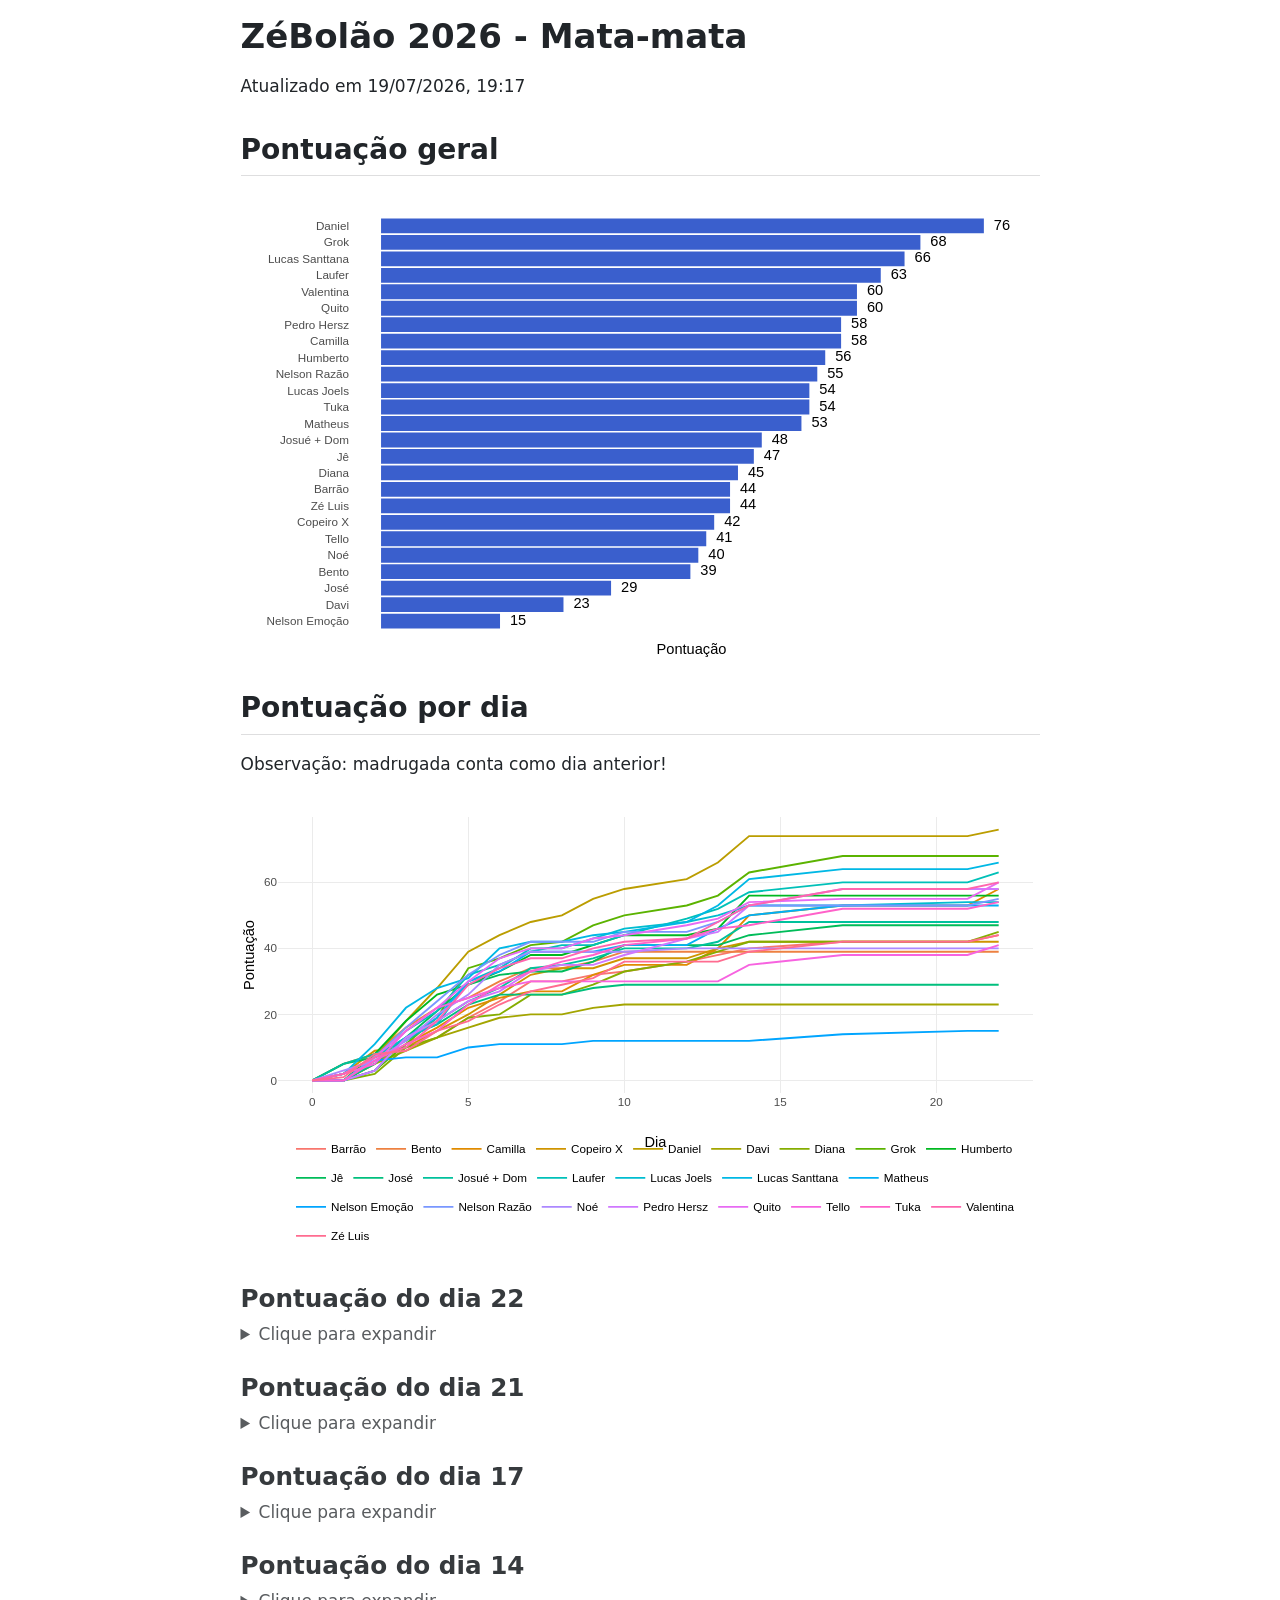
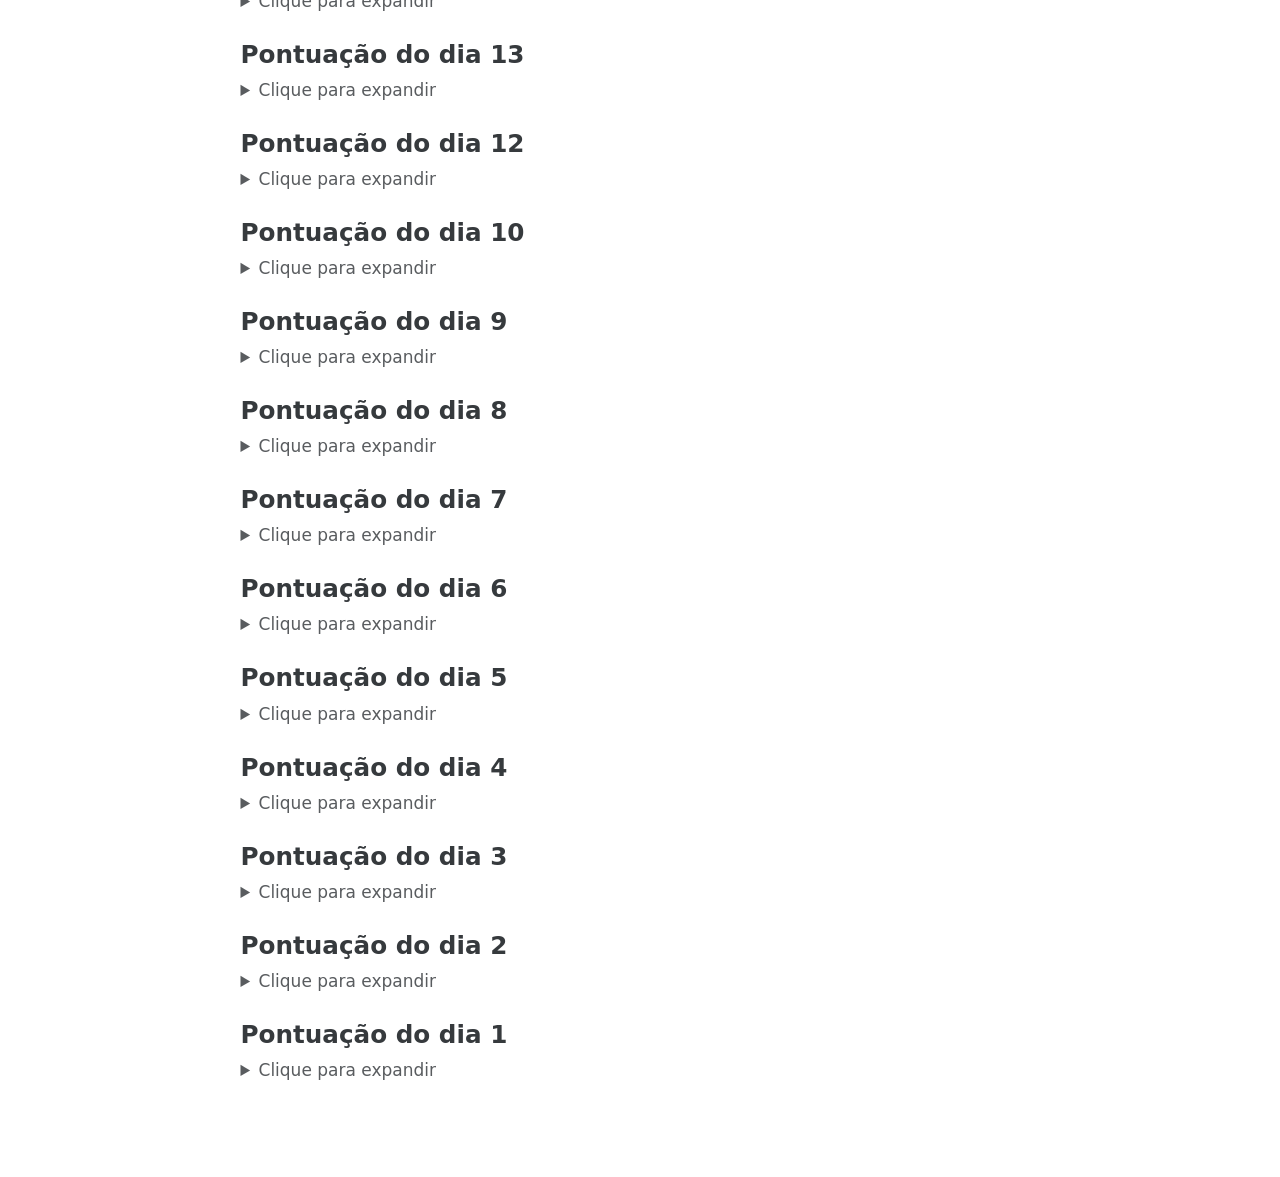
<file: index.html>
<!DOCTYPE html>
<html xmlns="http://www.w3.org/1999/xhtml" lang="en" xml:lang="en"><head>

<meta charset="utf-8">
<meta name="generator" content="quarto-1.9.38">

<meta name="viewport" content="width=device-width, initial-scale=1.0, user-scalable=yes">


<title>ZéBolão 2026 - Mata-mata</title>
<style>
/* Default styles provided by pandoc.
** See https://pandoc.org/MANUAL.html#variables-for-html for config info.
*/
code{white-space: pre-wrap;}
span.smallcaps{font-variant: small-caps;}
div.columns{display: flex; gap: min(4vw, 1.5em);}
div.column{flex: auto; overflow-x: auto;}
div.hanging-indent{margin-left: 1.5em; text-indent: -1.5em;}
ul.task-list{list-style: none;}
ul.task-list li input[type="checkbox"] {
  width: 0.8em;
  margin: 0 0.8em 0.2em -1em; /* quarto-specific, see https://github.com/quarto-dev/quarto-cli/issues/4556 */ 
  vertical-align: middle;
}
</style>


<script src="home_mata_mata_files/libs/clipboard/clipboard.min.js"></script>
<script src="home_mata_mata_files/libs/quarto-html/quarto.js" type="module"></script>
<script src="home_mata_mata_files/libs/quarto-html/tabsets/tabsets.js" type="module"></script>
<script src="home_mata_mata_files/libs/quarto-html/popper.min.js"></script>
<script src="home_mata_mata_files/libs/quarto-html/tippy.umd.min.js"></script>
<script src="home_mata_mata_files/libs/quarto-html/anchor.min.js"></script>
<link href="home_mata_mata_files/libs/quarto-html/tippy.css" rel="stylesheet">
<link href="home_mata_mata_files/libs/quarto-html/quarto-syntax-highlighting-15634bcf2e68342d4ad2dfa704d543f6.css" rel="stylesheet" id="quarto-text-highlighting-styles">
<script src="home_mata_mata_files/libs/bootstrap/bootstrap.min.js"></script>
<link href="home_mata_mata_files/libs/bootstrap/bootstrap-icons.css" rel="stylesheet">
<link href="home_mata_mata_files/libs/bootstrap/bootstrap-9b7a7401f4b25f16fab518238f30cb8c.min.css" rel="stylesheet" append-hash="true" id="quarto-bootstrap" data-mode="light">
<link href="home_mata_mata_files/libs/htmltools-fill-0.5.9/fill.css" rel="stylesheet">
<script src="home_mata_mata_files/libs/htmlwidgets-1.6.4/htmlwidgets.js"></script>
<script src="home_mata_mata_files/libs/plotly-binding-4.12.0/plotly.js"></script>
<script src="home_mata_mata_files/libs/typedarray-0.1/typedarray.min.js"></script>
<script src="home_mata_mata_files/libs/jquery-3.5.1/jquery.min.js"></script>
<link href="home_mata_mata_files/libs/crosstalk-1.2.2/css/crosstalk.min.css" rel="stylesheet">
<script src="home_mata_mata_files/libs/crosstalk-1.2.2/js/crosstalk.min.js"></script>
<link href="home_mata_mata_files/libs/plotly-htmlwidgets-css-2.25.2/plotly-htmlwidgets.css" rel="stylesheet">
<script src="home_mata_mata_files/libs/plotly-main-2.25.2/plotly-latest.min.js"></script>


</head>

<body class="fullcontent quarto-light">

<div id="quarto-content" class="page-columns page-rows-contents page-layout-article">

<main class="content" id="quarto-document-content">

<header id="title-block-header" class="quarto-title-block default">
<div class="quarto-title">
<h1 class="title">ZéBolão 2026 - Mata-mata</h1>
</div>



<div class="quarto-title-meta">

    
  
    
  </div>
  


</header>


<p>Atualizado em 19/07/2026, 19:17</p>
<section id="pontuação-geral" class="level2">
<h2 class="anchored" data-anchor-id="pontuação-geral">Pontuação geral</h2>
<div class="cell">
<div class="cell-output-display">
<div class="plotly html-widget html-fill-item" id="htmlwidget-637ab7cb4f597c22aea9" style="width:100%;height:464px;"></div>
<script type="application/json" data-for="htmlwidget-637ab7cb4f597c22aea9">{"x":{"data":[{"orientation":"v","width":[76,68,66,63,60,60,58,58,56,55,54,54,53,48,47,45,44,44,42,41,40,39,29,23,15],"base":[24.550000000000001,23.550000000000001,22.550000000000001,21.550000000000001,20.550000000000001,19.550000000000001,18.550000000000001,17.550000000000001,16.550000000000001,15.550000000000001,14.550000000000001,13.550000000000001,12.550000000000001,11.550000000000001,10.550000000000001,9.5500000000000007,8.5500000000000007,7.5499999999999998,6.5499999999999998,5.5499999999999998,4.5499999999999998,3.5499999999999998,2.5499999999999998,1.55,0.55000000000000004],"x":[38,34,33,31.5,30,30,29,29,28,27.5,27,27,26.5,24,23.5,22.5,22,22,21,20.5,20,19.5,14.5,11.5,7.5],"y":[0.89999999999999858,0.89999999999999858,0.89999999999999858,0.89999999999999858,0.89999999999999858,0.89999999999999858,0.89999999999999858,0.89999999999999858,0.89999999999999858,0.89999999999999858,0.89999999999999858,0.89999999999999858,0.89999999999999858,0.89999999999999858,0.89999999999999858,0.89999999999999858,0.89999999999999858,0.89999999999999947,0.90000000000000036,0.90000000000000036,0.90000000000000036,0.90000000000000036,0.90000000000000036,0.90000000000000013,0.89999999999999991],"text":["pont: 76","pont: 68","pont: 66","pont: 63","pont: 60","pont: 60","pont: 58","pont: 58","pont: 56","pont: 55","pont: 54","pont: 54","pont: 53","pont: 48","pont: 47","pont: 45","pont: 44","pont: 44","pont: 42","pont: 41","pont: 40","pont: 39","pont: 29","pont: 23","pont: 15"],"type":"bar","textposition":"none","marker":{"autocolorscale":false,"color":"rgba(58,95,205,1)","line":{"width":1.8897637795275593,"color":"transparent"}},"showlegend":false,"xaxis":"x","yaxis":"y","hoverinfo":"text","frame":null},{"x":[78.280000000000001,70.280000000000001,68.280000000000001,65.280000000000001,62.280000000000001,62.280000000000001,60.280000000000001,60.280000000000001,58.280000000000001,57.280000000000001,56.280000000000001,56.280000000000001,55.280000000000001,50.280000000000001,49.280000000000001,47.280000000000001,46.280000000000001,46.280000000000001,44.280000000000001,43.280000000000001,42.280000000000001,41.280000000000001,31.280000000000001,25.280000000000001,17.280000000000001],"y":[25,24,23,22,21,20,19,18,17,16,15,14,13,12,11,10,9,8,7,6,5,4,3,2,1],"text":[76,68,66,63,60,60,58,58,56,55,54,54,53,48,47,45,44,44,42,41,40,39,29,23,15],"hovertext":["pont: 76","pont: 68","pont: 66","pont: 63","pont: 60","pont: 60","pont: 58","pont: 58","pont: 56","pont: 55","pont: 54","pont: 54","pont: 53","pont: 48","pont: 47","pont: 45","pont: 44","pont: 44","pont: 42","pont: 41","pont: 40","pont: 39","pont: 29","pont: 23","pont: 15"],"textfont":{"size":14.611872146118722,"color":"rgba(0,0,0,1)"},"type":"scatter","mode":"text","hoveron":"points","showlegend":false,"xaxis":"x","yaxis":"y","hoverinfo":"text","frame":null}],"layout":{"margin":{"t":23.305936073059364,"r":7.3059360730593621,"b":25.570776255707766,"l":92.785388127853906},"paper_bgcolor":"rgba(255,255,255,1)","font":{"color":"rgba(0,0,0,1)","family":"","size":14.611872146118724},"xaxis":{"domain":[0,1],"automargin":true,"type":"linear","autorange":false,"range":[-3.9140000000000001,82.194000000000003],"tickmode":"array","ticktext":["0","20","40","60","80"],"tickvals":[0,19.999999999999996,40,60,80],"categoryorder":"array","categoryarray":["0","20","40","60","80"],"nticks":null,"ticks":"","tickcolor":null,"ticklen":3.6529680365296811,"tickwidth":0,"showticklabels":false,"tickfont":{"color":null,"family":null,"size":0},"tickangle":-0,"showline":false,"linecolor":null,"linewidth":0,"showgrid":false,"gridcolor":null,"gridwidth":0,"zeroline":false,"anchor":"y","title":{"text":"Pontuação","font":{"color":"rgba(0,0,0,1)","family":"","size":14.611872146118724}},"hoverformat":".2f"},"yaxis":{"domain":[0,1],"automargin":true,"type":"linear","autorange":false,"range":[0.40000000000000002,25.600000000000001],"tickmode":"array","ticktext":["Nelson Emoção","Davi","José","Bento","Noé","Tello","Copeiro X","Zé Luis","Barrão","Diana","Jê","Josué + Dom","Matheus","Tuka","Lucas Joels","Nelson Razão","Humberto","Camilla","Pedro Hersz","Quito","Valentina","Laufer","Lucas Santtana","Grok","Daniel"],"tickvals":[1,2,3,4,5,6,7,7.9999999999999991,9,10,11,12,13,14.000000000000002,15,16,17,18,19,20,21,22,23,24,25],"categoryorder":"array","categoryarray":["Nelson Emoção","Davi","José","Bento","Noé","Tello","Copeiro X","Zé Luis","Barrão","Diana","Jê","Josué + Dom","Matheus","Tuka","Lucas Joels","Nelson Razão","Humberto","Camilla","Pedro Hersz","Quito","Valentina","Laufer","Lucas Santtana","Grok","Daniel"],"nticks":null,"ticks":"","tickcolor":null,"ticklen":3.6529680365296811,"tickwidth":0,"showticklabels":true,"tickfont":{"color":"rgba(77,77,77,1)","family":"","size":11.68949771689498},"tickangle":-0,"showline":false,"linecolor":null,"linewidth":0,"showgrid":false,"gridcolor":null,"gridwidth":0,"zeroline":false,"anchor":"x","title":{"text":"","font":{"color":null,"family":null,"size":0}},"hoverformat":".2f"},"shapes":[],"showlegend":false,"legend":{"bgcolor":null,"bordercolor":null,"borderwidth":0,"font":{"color":"rgba(0,0,0,1)","family":"","size":11.68949771689498}},"hovermode":"closest","barmode":"relative"},"config":{"doubleClick":"reset","modeBarButtonsToAdd":["hoverclosest","hovercompare"],"showSendToCloud":false},"source":"A","attrs":{"15cb34eb95eb":{"x":{},"y":{},"type":"bar"},"15cbc9549e8":{"x":{},"y":{},"label":{}}},"cur_data":"15cb34eb95eb","visdat":{"15cb34eb95eb":["function (y) ","x"],"15cbc9549e8":["function (y) ","x"]},"highlight":{"on":"plotly_click","persistent":false,"dynamic":false,"selectize":false,"opacityDim":0.20000000000000001,"selected":{"opacity":1},"debounce":0},"shinyEvents":["plotly_hover","plotly_click","plotly_selected","plotly_relayout","plotly_brushed","plotly_brushing","plotly_clickannotation","plotly_doubleclick","plotly_deselect","plotly_afterplot","plotly_sunburstclick"],"base_url":"https://plot.ly"},"evals":[],"jsHooks":[]}</script>
</div>
</div>
</section>
<section id="pontuação-por-dia" class="level2">
<h2 class="anchored" data-anchor-id="pontuação-por-dia">Pontuação por dia</h2>
<p>Observação: madrugada conta como dia anterior!</p>
<div class="cell">
<div class="cell-output-display">
<div class="plotly html-widget html-fill-item" id="htmlwidget-ee0777f360633b66e040" style="width:100%;height:464px;"></div>
<script type="application/json" data-for="htmlwidget-ee0777f360633b66e040">{"x":{"data":[{"x":[0,1,2,3,4,5,6,7,8,9,10,12,13,14,17,21,22],"y":[0,0,7,10,13,19,24,30,30,32,33,36,38,40,42,42,44],"text":["dia:  0<br />pontacum:  0<br />nome: Barrão","dia:  1<br />pontacum:  0<br />nome: Barrão","dia:  2<br />pontacum:  7<br />nome: Barrão","dia:  3<br />pontacum: 10<br />nome: Barrão","dia:  4<br />pontacum: 13<br />nome: Barrão","dia:  5<br />pontacum: 19<br />nome: Barrão","dia:  6<br />pontacum: 24<br />nome: Barrão","dia:  7<br />pontacum: 30<br />nome: Barrão","dia:  8<br />pontacum: 30<br />nome: Barrão","dia:  9<br />pontacum: 32<br />nome: Barrão","dia: 10<br />pontacum: 33<br />nome: Barrão","dia: 12<br />pontacum: 36<br />nome: Barrão","dia: 13<br />pontacum: 38<br />nome: Barrão","dia: 14<br />pontacum: 40<br />nome: Barrão","dia: 17<br />pontacum: 42<br />nome: Barrão","dia: 21<br />pontacum: 42<br />nome: Barrão","dia: 22<br />pontacum: 44<br />nome: Barrão"],"type":"scatter","mode":"lines","line":{"width":1.8897637795275593,"color":"rgba(248,118,109,1)","dash":"solid"},"hoveron":"points","name":"Barrão","legendgroup":"Barrão","showlegend":true,"xaxis":"x","yaxis":"y","hoverinfo":"text","frame":null},{"x":[0,1,2,3,4,5,6,7,8,9,10,12,13,14,17,21,22],"y":[0,5,8,16,22,25,30,34,34,36,39,39,39,39,39,39,39],"text":["dia:  0<br />pontacum:  0<br />nome: Bento","dia:  1<br />pontacum:  5<br />nome: Bento","dia:  2<br />pontacum:  8<br />nome: Bento","dia:  3<br />pontacum: 16<br />nome: Bento","dia:  4<br />pontacum: 22<br />nome: Bento","dia:  5<br />pontacum: 25<br />nome: Bento","dia:  6<br />pontacum: 30<br />nome: Bento","dia:  7<br />pontacum: 34<br />nome: Bento","dia:  8<br />pontacum: 34<br />nome: Bento","dia:  9<br />pontacum: 36<br />nome: Bento","dia: 10<br />pontacum: 39<br />nome: Bento","dia: 12<br />pontacum: 39<br />nome: Bento","dia: 13<br />pontacum: 39<br />nome: Bento","dia: 14<br />pontacum: 39<br />nome: Bento","dia: 17<br />pontacum: 39<br />nome: Bento","dia: 21<br />pontacum: 39<br />nome: Bento","dia: 22<br />pontacum: 39<br />nome: Bento"],"type":"scatter","mode":"lines","line":{"width":1.8897637795275593,"color":"rgba(237,129,65,1)","dash":"solid"},"hoveron":"points","name":"Bento","legendgroup":"Bento","showlegend":true,"xaxis":"x","yaxis":"y","hoverinfo":"text","frame":null},{"x":[0,1,2,3,4,5,6,7,8,9,10,12,13,14,17,21,22],"y":[0,0,5,11,16,22,25,27,27,32,35,35,40,50,53,53,58],"text":["dia:  0<br />pontacum:  0<br />nome: Camilla","dia:  1<br />pontacum:  0<br />nome: Camilla","dia:  2<br />pontacum:  5<br />nome: Camilla","dia:  3<br />pontacum: 11<br />nome: Camilla","dia:  4<br />pontacum: 16<br />nome: Camilla","dia:  5<br />pontacum: 22<br />nome: Camilla","dia:  6<br />pontacum: 25<br />nome: Camilla","dia:  7<br />pontacum: 27<br />nome: Camilla","dia:  8<br />pontacum: 27<br />nome: Camilla","dia:  9<br />pontacum: 32<br />nome: Camilla","dia: 10<br />pontacum: 35<br />nome: Camilla","dia: 12<br />pontacum: 35<br />nome: Camilla","dia: 13<br />pontacum: 40<br />nome: Camilla","dia: 14<br />pontacum: 50<br />nome: Camilla","dia: 17<br />pontacum: 53<br />nome: Camilla","dia: 21<br />pontacum: 53<br />nome: Camilla","dia: 22<br />pontacum: 58<br />nome: Camilla"],"type":"scatter","mode":"lines","line":{"width":1.8897637795275593,"color":"rgba(224,139,0,1)","dash":"solid"},"hoveron":"points","name":"Camilla","legendgroup":"Camilla","showlegend":true,"xaxis":"x","yaxis":"y","hoverinfo":"text","frame":null},{"x":[0,1,2,3,4,5,6,7,8,9,10,12,13,14,17,21,22],"y":[0,2,9,10,15,20,26,32,34,34,37,37,40,42,42,42,42],"text":["dia:  0<br />pontacum:  0<br />nome: Copeiro X","dia:  1<br />pontacum:  2<br />nome: Copeiro X","dia:  2<br />pontacum:  9<br />nome: Copeiro X","dia:  3<br />pontacum: 10<br />nome: Copeiro X","dia:  4<br />pontacum: 15<br />nome: Copeiro X","dia:  5<br />pontacum: 20<br />nome: Copeiro X","dia:  6<br />pontacum: 26<br />nome: Copeiro X","dia:  7<br />pontacum: 32<br />nome: Copeiro X","dia:  8<br />pontacum: 34<br />nome: Copeiro X","dia:  9<br />pontacum: 34<br />nome: Copeiro X","dia: 10<br />pontacum: 37<br />nome: Copeiro X","dia: 12<br />pontacum: 37<br />nome: Copeiro X","dia: 13<br />pontacum: 40<br />nome: Copeiro X","dia: 14<br />pontacum: 42<br />nome: Copeiro X","dia: 17<br />pontacum: 42<br />nome: Copeiro X","dia: 21<br />pontacum: 42<br />nome: Copeiro X","dia: 22<br />pontacum: 42<br />nome: Copeiro X"],"type":"scatter","mode":"lines","line":{"width":1.8897637795275593,"color":"rgba(207,148,0,1)","dash":"solid"},"hoveron":"points","name":"Copeiro X","legendgroup":"Copeiro X","showlegend":true,"xaxis":"x","yaxis":"y","hoverinfo":"text","frame":null},{"x":[0,1,2,3,4,5,6,7,8,9,10,12,13,14,17,21,22],"y":[0,2,7,18,28,39,44,48,50,55,58,61,66,74,74,74,76],"text":["dia:  0<br />pontacum:  0<br />nome: Daniel","dia:  1<br />pontacum:  2<br />nome: Daniel","dia:  2<br />pontacum:  7<br />nome: Daniel","dia:  3<br />pontacum: 18<br />nome: Daniel","dia:  4<br />pontacum: 28<br />nome: Daniel","dia:  5<br />pontacum: 39<br />nome: Daniel","dia:  6<br />pontacum: 44<br />nome: Daniel","dia:  7<br />pontacum: 48<br />nome: Daniel","dia:  8<br />pontacum: 50<br />nome: Daniel","dia:  9<br />pontacum: 55<br />nome: Daniel","dia: 10<br />pontacum: 58<br />nome: Daniel","dia: 12<br />pontacum: 61<br />nome: Daniel","dia: 13<br />pontacum: 66<br />nome: Daniel","dia: 14<br />pontacum: 74<br />nome: Daniel","dia: 17<br />pontacum: 74<br />nome: Daniel","dia: 21<br />pontacum: 74<br />nome: Daniel","dia: 22<br />pontacum: 76<br />nome: Daniel"],"type":"scatter","mode":"lines","line":{"width":1.8897637795275593,"color":"rgba(187,157,0,1)","dash":"solid"},"hoveron":"points","name":"Daniel","legendgroup":"Daniel","showlegend":true,"xaxis":"x","yaxis":"y","hoverinfo":"text","frame":null},{"x":[0,1,2,3,4,5,6,7,8,9,10,12,13,14,17,21,22],"y":[0,0,5,9,13,16,19,20,20,22,23,23,23,23,23,23,23],"text":["dia:  0<br />pontacum:  0<br />nome: Davi","dia:  1<br />pontacum:  0<br />nome: Davi","dia:  2<br />pontacum:  5<br />nome: Davi","dia:  3<br />pontacum:  9<br />nome: Davi","dia:  4<br />pontacum: 13<br />nome: Davi","dia:  5<br />pontacum: 16<br />nome: Davi","dia:  6<br />pontacum: 19<br />nome: Davi","dia:  7<br />pontacum: 20<br />nome: Davi","dia:  8<br />pontacum: 20<br />nome: Davi","dia:  9<br />pontacum: 22<br />nome: Davi","dia: 10<br />pontacum: 23<br />nome: Davi","dia: 12<br />pontacum: 23<br />nome: Davi","dia: 13<br />pontacum: 23<br />nome: Davi","dia: 14<br />pontacum: 23<br />nome: Davi","dia: 17<br />pontacum: 23<br />nome: Davi","dia: 21<br />pontacum: 23<br />nome: Davi","dia: 22<br />pontacum: 23<br />nome: Davi"],"type":"scatter","mode":"lines","line":{"width":1.8897637795275593,"color":"rgba(163,165,0,1)","dash":"solid"},"hoveron":"points","name":"Davi","legendgroup":"Davi","showlegend":true,"xaxis":"x","yaxis":"y","hoverinfo":"text","frame":null},{"x":[0,1,2,3,4,5,6,7,8,9,10,12,13,14,17,21,22],"y":[0,0,2,10,13,19,20,26,26,29,33,36,39,42,42,42,45],"text":["dia:  0<br />pontacum:  0<br />nome: Diana","dia:  1<br />pontacum:  0<br />nome: Diana","dia:  2<br />pontacum:  2<br />nome: Diana","dia:  3<br />pontacum: 10<br />nome: Diana","dia:  4<br />pontacum: 13<br />nome: Diana","dia:  5<br />pontacum: 19<br />nome: Diana","dia:  6<br />pontacum: 20<br />nome: Diana","dia:  7<br />pontacum: 26<br />nome: Diana","dia:  8<br />pontacum: 26<br />nome: Diana","dia:  9<br />pontacum: 29<br />nome: Diana","dia: 10<br />pontacum: 33<br />nome: Diana","dia: 12<br />pontacum: 36<br />nome: Diana","dia: 13<br />pontacum: 39<br />nome: Diana","dia: 14<br />pontacum: 42<br />nome: Diana","dia: 17<br />pontacum: 42<br />nome: Diana","dia: 21<br />pontacum: 42<br />nome: Diana","dia: 22<br />pontacum: 45<br />nome: Diana"],"type":"scatter","mode":"lines","line":{"width":1.8897637795275593,"color":"rgba(133,173,0,1)","dash":"solid"},"hoveron":"points","name":"Diana","legendgroup":"Diana","showlegend":true,"xaxis":"x","yaxis":"y","hoverinfo":"text","frame":null},{"x":[0,1,2,3,4,5,6,7,8,9,10,12,13,14,17,21,22],"y":[0,0,3,11,19,34,37,41,42,47,50,53,56,63,68,68,68],"text":["dia:  0<br />pontacum:  0<br />nome: Grok","dia:  1<br />pontacum:  0<br />nome: Grok","dia:  2<br />pontacum:  3<br />nome: Grok","dia:  3<br />pontacum: 11<br />nome: Grok","dia:  4<br />pontacum: 19<br />nome: Grok","dia:  5<br />pontacum: 34<br />nome: Grok","dia:  6<br />pontacum: 37<br />nome: Grok","dia:  7<br />pontacum: 41<br />nome: Grok","dia:  8<br />pontacum: 42<br />nome: Grok","dia:  9<br />pontacum: 47<br />nome: Grok","dia: 10<br />pontacum: 50<br />nome: Grok","dia: 12<br />pontacum: 53<br />nome: Grok","dia: 13<br />pontacum: 56<br />nome: Grok","dia: 14<br />pontacum: 63<br />nome: Grok","dia: 17<br />pontacum: 68<br />nome: Grok","dia: 21<br />pontacum: 68<br />nome: Grok","dia: 22<br />pontacum: 68<br />nome: Grok"],"type":"scatter","mode":"lines","line":{"width":1.8897637795275593,"color":"rgba(91,179,0,1)","dash":"solid"},"hoveron":"points","name":"Grok","legendgroup":"Grok","showlegend":true,"xaxis":"x","yaxis":"y","hoverinfo":"text","frame":null},{"x":[0,1,2,3,4,5,6,7,8,9,10,12,13,14,17,21,22],"y":[0,0,8,18,26,29,33,38,38,41,44,44,46,56,56,56,56],"text":["dia:  0<br />pontacum:  0<br />nome: Humberto","dia:  1<br />pontacum:  0<br />nome: Humberto","dia:  2<br />pontacum:  8<br />nome: Humberto","dia:  3<br />pontacum: 18<br />nome: Humberto","dia:  4<br />pontacum: 26<br />nome: Humberto","dia:  5<br />pontacum: 29<br />nome: Humberto","dia:  6<br />pontacum: 33<br />nome: Humberto","dia:  7<br />pontacum: 38<br />nome: Humberto","dia:  8<br />pontacum: 38<br />nome: Humberto","dia:  9<br />pontacum: 41<br />nome: Humberto","dia: 10<br />pontacum: 44<br />nome: Humberto","dia: 12<br />pontacum: 44<br />nome: Humberto","dia: 13<br />pontacum: 46<br />nome: Humberto","dia: 14<br />pontacum: 56<br />nome: Humberto","dia: 17<br />pontacum: 56<br />nome: Humberto","dia: 21<br />pontacum: 56<br />nome: Humberto","dia: 22<br />pontacum: 56<br />nome: Humberto"],"type":"scatter","mode":"lines","line":{"width":1.8897637795275593,"color":"rgba(0,184,32,1)","dash":"solid"},"hoveron":"points","name":"Humberto","legendgroup":"Humberto","showlegend":true,"xaxis":"x","yaxis":"y","hoverinfo":"text","frame":null},{"x":[0,1,2,3,4,5,6,7,8,9,10,12,13,14,17,21,22],"y":[0,5,7,13,21,29,32,33,33,36,41,41,41,44,47,47,47],"text":["dia:  0<br />pontacum:  0<br />nome: Jê","dia:  1<br />pontacum:  5<br />nome: Jê","dia:  2<br />pontacum:  7<br />nome: Jê","dia:  3<br />pontacum: 13<br />nome: Jê","dia:  4<br />pontacum: 21<br />nome: Jê","dia:  5<br />pontacum: 29<br />nome: Jê","dia:  6<br />pontacum: 32<br />nome: Jê","dia:  7<br />pontacum: 33<br />nome: Jê","dia:  8<br />pontacum: 33<br />nome: Jê","dia:  9<br />pontacum: 36<br />nome: Jê","dia: 10<br />pontacum: 41<br />nome: Jê","dia: 12<br />pontacum: 41<br />nome: Jê","dia: 13<br />pontacum: 41<br />nome: Jê","dia: 14<br />pontacum: 44<br />nome: Jê","dia: 17<br />pontacum: 47<br />nome: Jê","dia: 21<br />pontacum: 47<br />nome: Jê","dia: 22<br />pontacum: 47<br />nome: Jê"],"type":"scatter","mode":"lines","line":{"width":1.8897637795275593,"color":"rgba(0,188,89,1)","dash":"solid"},"hoveron":"points","name":"Jê","legendgroup":"Jê","showlegend":true,"xaxis":"x","yaxis":"y","hoverinfo":"text","frame":null},{"x":[0,1,2,3,4,5,6,7,8,9,10,12,13,14,17,21,22],"y":[0,0,5,13,17,23,26,26,26,28,29,29,29,29,29,29,29],"text":["dia:  0<br />pontacum:  0<br />nome: José","dia:  1<br />pontacum:  0<br />nome: José","dia:  2<br />pontacum:  5<br />nome: José","dia:  3<br />pontacum: 13<br />nome: José","dia:  4<br />pontacum: 17<br />nome: José","dia:  5<br />pontacum: 23<br />nome: José","dia:  6<br />pontacum: 26<br />nome: José","dia:  7<br />pontacum: 26<br />nome: José","dia:  8<br />pontacum: 26<br />nome: José","dia:  9<br />pontacum: 28<br />nome: José","dia: 10<br />pontacum: 29<br />nome: José","dia: 12<br />pontacum: 29<br />nome: José","dia: 13<br />pontacum: 29<br />nome: José","dia: 14<br />pontacum: 29<br />nome: José","dia: 17<br />pontacum: 29<br />nome: José","dia: 21<br />pontacum: 29<br />nome: José","dia: 22<br />pontacum: 29<br />nome: José"],"type":"scatter","mode":"lines","line":{"width":1.8897637795275593,"color":"rgba(0,191,125,1)","dash":"solid"},"hoveron":"points","name":"José","legendgroup":"José","showlegend":true,"xaxis":"x","yaxis":"y","hoverinfo":"text","frame":null},{"x":[0,1,2,3,4,5,6,7,8,9,10,12,13,14,17,21,22],"y":[0,5,8,12,18,24,28,34,35,37,40,40,42,48,48,48,48],"text":["dia:  0<br />pontacum:  0<br />nome: Josué + Dom","dia:  1<br />pontacum:  5<br />nome: Josué + Dom","dia:  2<br />pontacum:  8<br />nome: Josué + Dom","dia:  3<br />pontacum: 12<br />nome: Josué + Dom","dia:  4<br />pontacum: 18<br />nome: Josué + Dom","dia:  5<br />pontacum: 24<br />nome: Josué + Dom","dia:  6<br />pontacum: 28<br />nome: Josué + Dom","dia:  7<br />pontacum: 34<br />nome: Josué + Dom","dia:  8<br />pontacum: 35<br />nome: Josué + Dom","dia:  9<br />pontacum: 37<br />nome: Josué + Dom","dia: 10<br />pontacum: 40<br />nome: Josué + Dom","dia: 12<br />pontacum: 40<br />nome: Josué + Dom","dia: 13<br />pontacum: 42<br />nome: Josué + Dom","dia: 14<br />pontacum: 48<br />nome: Josué + Dom","dia: 17<br />pontacum: 48<br />nome: Josué + Dom","dia: 21<br />pontacum: 48<br />nome: Josué + Dom","dia: 22<br />pontacum: 48<br />nome: Josué + Dom"],"type":"scatter","mode":"lines","line":{"width":1.8897637795275593,"color":"rgba(0,193,156,1)","dash":"solid"},"hoveron":"points","name":"Josué + Dom","legendgroup":"Josué + Dom","showlegend":true,"xaxis":"x","yaxis":"y","hoverinfo":"text","frame":null},{"x":[0,1,2,3,4,5,6,7,8,9,10,12,13,14,17,21,22],"y":[0,2,7,15,21,32,35,39,41,41,44,49,52,57,60,60,63],"text":["dia:  0<br />pontacum:  0<br />nome: Laufer","dia:  1<br />pontacum:  2<br />nome: Laufer","dia:  2<br />pontacum:  7<br />nome: Laufer","dia:  3<br />pontacum: 15<br />nome: Laufer","dia:  4<br />pontacum: 21<br />nome: Laufer","dia:  5<br />pontacum: 32<br />nome: Laufer","dia:  6<br />pontacum: 35<br />nome: Laufer","dia:  7<br />pontacum: 39<br />nome: Laufer","dia:  8<br />pontacum: 41<br />nome: Laufer","dia:  9<br />pontacum: 41<br />nome: Laufer","dia: 10<br />pontacum: 44<br />nome: Laufer","dia: 12<br />pontacum: 49<br />nome: Laufer","dia: 13<br />pontacum: 52<br />nome: Laufer","dia: 14<br />pontacum: 57<br />nome: Laufer","dia: 17<br />pontacum: 60<br />nome: Laufer","dia: 21<br />pontacum: 60<br />nome: Laufer","dia: 22<br />pontacum: 63<br />nome: Laufer"],"type":"scatter","mode":"lines","line":{"width":1.8897637795275593,"color":"rgba(0,192,184,1)","dash":"solid"},"hoveron":"points","name":"Laufer","legendgroup":"Laufer","showlegend":true,"xaxis":"x","yaxis":"y","hoverinfo":"text","frame":null},{"x":[0,1,2,3,4,5,6,7,8,9,10,12,13,14,17,21,22],"y":[0,2,7,13,17,30,34,40,40,43,46,48,50,53,53,54,54],"text":["dia:  0<br />pontacum:  0<br />nome: Lucas Joels","dia:  1<br />pontacum:  2<br />nome: Lucas Joels","dia:  2<br />pontacum:  7<br />nome: Lucas Joels","dia:  3<br />pontacum: 13<br />nome: Lucas Joels","dia:  4<br />pontacum: 17<br />nome: Lucas Joels","dia:  5<br />pontacum: 30<br />nome: Lucas Joels","dia:  6<br />pontacum: 34<br />nome: Lucas Joels","dia:  7<br />pontacum: 40<br />nome: Lucas Joels","dia:  8<br />pontacum: 40<br />nome: Lucas Joels","dia:  9<br />pontacum: 43<br />nome: Lucas Joels","dia: 10<br />pontacum: 46<br />nome: Lucas Joels","dia: 12<br />pontacum: 48<br />nome: Lucas Joels","dia: 13<br />pontacum: 50<br />nome: Lucas Joels","dia: 14<br />pontacum: 53<br />nome: Lucas Joels","dia: 17<br />pontacum: 53<br />nome: Lucas Joels","dia: 21<br />pontacum: 54<br />nome: Lucas Joels","dia: 22<br />pontacum: 54<br />nome: Lucas Joels"],"type":"scatter","mode":"lines","line":{"width":1.8897637795275593,"color":"rgba(0,189,208,1)","dash":"solid"},"hoveron":"points","name":"Lucas Joels","legendgroup":"Lucas Joels","showlegend":true,"xaxis":"x","yaxis":"y","hoverinfo":"text","frame":null},{"x":[0,1,2,3,4,5,6,7,8,9,10,12,13,14,17,21,22],"y":[0,2,11,22,28,31,40,42,42,44,45,48,53,61,64,64,66],"text":["dia:  0<br />pontacum:  0<br />nome: Lucas Santtana","dia:  1<br />pontacum:  2<br />nome: Lucas Santtana","dia:  2<br />pontacum: 11<br />nome: Lucas Santtana","dia:  3<br />pontacum: 22<br />nome: Lucas Santtana","dia:  4<br />pontacum: 28<br />nome: Lucas Santtana","dia:  5<br />pontacum: 31<br />nome: Lucas Santtana","dia:  6<br />pontacum: 40<br />nome: Lucas Santtana","dia:  7<br />pontacum: 42<br />nome: Lucas Santtana","dia:  8<br />pontacum: 42<br />nome: Lucas Santtana","dia:  9<br />pontacum: 44<br />nome: Lucas Santtana","dia: 10<br />pontacum: 45<br />nome: Lucas Santtana","dia: 12<br />pontacum: 48<br />nome: Lucas Santtana","dia: 13<br />pontacum: 53<br />nome: Lucas Santtana","dia: 14<br />pontacum: 61<br />nome: Lucas Santtana","dia: 17<br />pontacum: 64<br />nome: Lucas Santtana","dia: 21<br />pontacum: 64<br />nome: Lucas Santtana","dia: 22<br />pontacum: 66<br />nome: Lucas Santtana"],"type":"scatter","mode":"lines","line":{"width":1.8897637795275593,"color":"rgba(0,184,229,1)","dash":"solid"},"hoveron":"points","name":"Lucas Santtana","legendgroup":"Lucas Santtana","showlegend":true,"xaxis":"x","yaxis":"y","hoverinfo":"text","frame":null},{"x":[0,1,2,3,4,5,6,7,8,9,10,12,13,14,17,21,22],"y":[0,0,3,13,19,30,33,39,39,39,41,41,46,50,53,53,53],"text":["dia:  0<br />pontacum:  0<br />nome: Matheus","dia:  1<br />pontacum:  0<br />nome: Matheus","dia:  2<br />pontacum:  3<br />nome: Matheus","dia:  3<br />pontacum: 13<br />nome: Matheus","dia:  4<br />pontacum: 19<br />nome: Matheus","dia:  5<br />pontacum: 30<br />nome: Matheus","dia:  6<br />pontacum: 33<br />nome: Matheus","dia:  7<br />pontacum: 39<br />nome: Matheus","dia:  8<br />pontacum: 39<br />nome: Matheus","dia:  9<br />pontacum: 39<br />nome: Matheus","dia: 10<br />pontacum: 41<br />nome: Matheus","dia: 12<br />pontacum: 41<br />nome: Matheus","dia: 13<br />pontacum: 46<br />nome: Matheus","dia: 14<br />pontacum: 50<br />nome: Matheus","dia: 17<br />pontacum: 53<br />nome: Matheus","dia: 21<br />pontacum: 53<br />nome: Matheus","dia: 22<br />pontacum: 53<br />nome: Matheus"],"type":"scatter","mode":"lines","line":{"width":1.8897637795275593,"color":"rgba(0,176,246,1)","dash":"solid"},"hoveron":"points","name":"Matheus","legendgroup":"Matheus","showlegend":true,"xaxis":"x","yaxis":"y","hoverinfo":"text","frame":null},{"x":[0,1,2,3,4,5,6,7,8,9,10,12,13,14,17,21,22],"y":[0,0,6,7,7,10,11,11,11,12,12,12,12,12,14,15,15],"text":["dia:  0<br />pontacum:  0<br />nome: Nelson Emoção","dia:  1<br />pontacum:  0<br />nome: Nelson Emoção","dia:  2<br />pontacum:  6<br />nome: Nelson Emoção","dia:  3<br />pontacum:  7<br />nome: Nelson Emoção","dia:  4<br />pontacum:  7<br />nome: Nelson Emoção","dia:  5<br />pontacum: 10<br />nome: Nelson Emoção","dia:  6<br />pontacum: 11<br />nome: Nelson Emoção","dia:  7<br />pontacum: 11<br />nome: Nelson Emoção","dia:  8<br />pontacum: 11<br />nome: Nelson Emoção","dia:  9<br />pontacum: 12<br />nome: Nelson Emoção","dia: 10<br />pontacum: 12<br />nome: Nelson Emoção","dia: 12<br />pontacum: 12<br />nome: Nelson Emoção","dia: 13<br />pontacum: 12<br />nome: Nelson Emoção","dia: 14<br />pontacum: 12<br />nome: Nelson Emoção","dia: 17<br />pontacum: 14<br />nome: Nelson Emoção","dia: 21<br />pontacum: 15<br />nome: Nelson Emoção","dia: 22<br />pontacum: 15<br />nome: Nelson Emoção"],"type":"scatter","mode":"lines","line":{"width":1.8897637795275593,"color":"rgba(0,165,255,1)","dash":"solid"},"hoveron":"points","name":"Nelson Emoção","legendgroup":"Nelson Emoção","showlegend":true,"xaxis":"x","yaxis":"y","hoverinfo":"text","frame":null},{"x":[0,1,2,3,4,5,6,7,8,9,10,12,13,14,17,21,22],"y":[0,0,7,16,24,32,38,42,42,42,45,45,48,53,53,53,55],"text":["dia:  0<br />pontacum:  0<br />nome: Nelson Razão","dia:  1<br />pontacum:  0<br />nome: Nelson Razão","dia:  2<br />pontacum:  7<br />nome: Nelson Razão","dia:  3<br />pontacum: 16<br />nome: Nelson Razão","dia:  4<br />pontacum: 24<br />nome: Nelson Razão","dia:  5<br />pontacum: 32<br />nome: Nelson Razão","dia:  6<br />pontacum: 38<br />nome: Nelson Razão","dia:  7<br />pontacum: 42<br />nome: Nelson Razão","dia:  8<br />pontacum: 42<br />nome: Nelson Razão","dia:  9<br />pontacum: 42<br />nome: Nelson Razão","dia: 10<br />pontacum: 45<br />nome: Nelson Razão","dia: 12<br />pontacum: 45<br />nome: Nelson Razão","dia: 13<br />pontacum: 48<br />nome: Nelson Razão","dia: 14<br />pontacum: 53<br />nome: Nelson Razão","dia: 17<br />pontacum: 53<br />nome: Nelson Razão","dia: 21<br />pontacum: 53<br />nome: Nelson Razão","dia: 22<br />pontacum: 55<br />nome: Nelson Razão"],"type":"scatter","mode":"lines","line":{"width":1.8897637795275593,"color":"rgba(121,151,255,1)","dash":"solid"},"hoveron":"points","name":"Nelson Razão","legendgroup":"Nelson Razão","showlegend":true,"xaxis":"x","yaxis":"y","hoverinfo":"text","frame":null},{"x":[0,1,2,3,4,5,6,7,8,9,10,12,13,14,17,21,22],"y":[0,3,6,12,20,26,35,39,39,39,39,40,40,40,40,40,40],"text":["dia:  0<br />pontacum:  0<br />nome: Noé","dia:  1<br />pontacum:  3<br />nome: Noé","dia:  2<br />pontacum:  6<br />nome: Noé","dia:  3<br />pontacum: 12<br />nome: Noé","dia:  4<br />pontacum: 20<br />nome: Noé","dia:  5<br />pontacum: 26<br />nome: Noé","dia:  6<br />pontacum: 35<br />nome: Noé","dia:  7<br />pontacum: 39<br />nome: Noé","dia:  8<br />pontacum: 39<br />nome: Noé","dia:  9<br />pontacum: 39<br />nome: Noé","dia: 10<br />pontacum: 39<br />nome: Noé","dia: 12<br />pontacum: 40<br />nome: Noé","dia: 13<br />pontacum: 40<br />nome: Noé","dia: 14<br />pontacum: 40<br />nome: Noé","dia: 17<br />pontacum: 40<br />nome: Noé","dia: 21<br />pontacum: 40<br />nome: Noé","dia: 22<br />pontacum: 40<br />nome: Noé"],"type":"scatter","mode":"lines","line":{"width":1.8897637795275593,"color":"rgba(172,136,255,1)","dash":"solid"},"hoveron":"points","name":"Noé","legendgroup":"Noé","showlegend":true,"xaxis":"x","yaxis":"y","hoverinfo":"text","frame":null},{"x":[0,1,2,3,4,5,6,7,8,9,10,12,13,14,17,21,22],"y":[0,0,3,13,18,24,27,33,35,35,38,43,45,53,58,58,58],"text":["dia:  0<br />pontacum:  0<br />nome: Pedro Hersz","dia:  1<br />pontacum:  0<br />nome: Pedro Hersz","dia:  2<br />pontacum:  3<br />nome: Pedro Hersz","dia:  3<br />pontacum: 13<br />nome: Pedro Hersz","dia:  4<br />pontacum: 18<br />nome: Pedro Hersz","dia:  5<br />pontacum: 24<br />nome: Pedro Hersz","dia:  6<br />pontacum: 27<br />nome: Pedro Hersz","dia:  7<br />pontacum: 33<br />nome: Pedro Hersz","dia:  8<br />pontacum: 35<br />nome: Pedro Hersz","dia:  9<br />pontacum: 35<br />nome: Pedro Hersz","dia: 10<br />pontacum: 38<br />nome: Pedro Hersz","dia: 12<br />pontacum: 43<br />nome: Pedro Hersz","dia: 13<br />pontacum: 45<br />nome: Pedro Hersz","dia: 14<br />pontacum: 53<br />nome: Pedro Hersz","dia: 17<br />pontacum: 58<br />nome: Pedro Hersz","dia: 21<br />pontacum: 58<br />nome: Pedro Hersz","dia: 22<br />pontacum: 58<br />nome: Pedro Hersz"],"type":"scatter","mode":"lines","line":{"width":1.8897637795275593,"color":"rgba(207,120,255,1)","dash":"solid"},"hoveron":"points","name":"Pedro Hersz","legendgroup":"Pedro Hersz","showlegend":true,"xaxis":"x","yaxis":"y","hoverinfo":"text","frame":null},{"x":[0,1,2,3,4,5,6,7,8,9,10,12,13,14,17,21,22],"y":[0,2,7,15,22,30,37,40,40,43,44,47,49,54,55,55,60],"text":["dia:  0<br />pontacum:  0<br />nome: Quito","dia:  1<br />pontacum:  2<br />nome: Quito","dia:  2<br />pontacum:  7<br />nome: Quito","dia:  3<br />pontacum: 15<br />nome: Quito","dia:  4<br />pontacum: 22<br />nome: Quito","dia:  5<br />pontacum: 30<br />nome: Quito","dia:  6<br />pontacum: 37<br />nome: Quito","dia:  7<br />pontacum: 40<br />nome: Quito","dia:  8<br />pontacum: 40<br />nome: Quito","dia:  9<br />pontacum: 43<br />nome: Quito","dia: 10<br />pontacum: 44<br />nome: Quito","dia: 12<br />pontacum: 47<br />nome: Quito","dia: 13<br />pontacum: 49<br />nome: Quito","dia: 14<br />pontacum: 54<br />nome: Quito","dia: 17<br />pontacum: 55<br />nome: Quito","dia: 21<br />pontacum: 55<br />nome: Quito","dia: 22<br />pontacum: 60<br />nome: Quito"],"type":"scatter","mode":"lines","line":{"width":1.8897637795275593,"color":"rgba(231,107,243,1)","dash":"solid"},"hoveron":"points","name":"Quito","legendgroup":"Quito","showlegend":true,"xaxis":"x","yaxis":"y","hoverinfo":"text","frame":null},{"x":[0,1,2,3,4,5,6,7,8,9,10,12,13,14,17,21,22],"y":[0,2,5,15,22,25,28,30,30,30,30,30,30,35,38,38,41],"text":["dia:  0<br />pontacum:  0<br />nome: Tello","dia:  1<br />pontacum:  2<br />nome: Tello","dia:  2<br />pontacum:  5<br />nome: Tello","dia:  3<br />pontacum: 15<br />nome: Tello","dia:  4<br />pontacum: 22<br />nome: Tello","dia:  5<br />pontacum: 25<br />nome: Tello","dia:  6<br />pontacum: 28<br />nome: Tello","dia:  7<br />pontacum: 30<br />nome: Tello","dia:  8<br />pontacum: 30<br />nome: Tello","dia:  9<br />pontacum: 30<br />nome: Tello","dia: 10<br />pontacum: 30<br />nome: Tello","dia: 12<br />pontacum: 30<br />nome: Tello","dia: 13<br />pontacum: 30<br />nome: Tello","dia: 14<br />pontacum: 35<br />nome: Tello","dia: 17<br />pontacum: 38<br />nome: Tello","dia: 21<br />pontacum: 38<br />nome: Tello","dia: 22<br />pontacum: 41<br />nome: Tello"],"type":"scatter","mode":"lines","line":{"width":1.8897637795275593,"color":"rgba(247,99,224,1)","dash":"solid"},"hoveron":"points","name":"Tello","legendgroup":"Tello","showlegend":true,"xaxis":"x","yaxis":"y","hoverinfo":"text","frame":null},{"x":[0,1,2,3,4,5,6,7,8,9,10,12,13,14,17,21,22],"y":[0,0,6,11,15,23,29,33,36,38,41,43,46,47,52,52,54],"text":["dia:  0<br />pontacum:  0<br />nome: Tuka","dia:  1<br />pontacum:  0<br />nome: Tuka","dia:  2<br />pontacum:  6<br />nome: Tuka","dia:  3<br />pontacum: 11<br />nome: Tuka","dia:  4<br />pontacum: 15<br />nome: Tuka","dia:  5<br />pontacum: 23<br />nome: Tuka","dia:  6<br />pontacum: 29<br />nome: Tuka","dia:  7<br />pontacum: 33<br />nome: Tuka","dia:  8<br />pontacum: 36<br />nome: Tuka","dia:  9<br />pontacum: 38<br />nome: Tuka","dia: 10<br />pontacum: 41<br />nome: Tuka","dia: 12<br />pontacum: 43<br />nome: Tuka","dia: 13<br />pontacum: 46<br />nome: Tuka","dia: 14<br />pontacum: 47<br />nome: Tuka","dia: 17<br />pontacum: 52<br />nome: Tuka","dia: 21<br />pontacum: 52<br />nome: Tuka","dia: 22<br />pontacum: 54<br />nome: Tuka"],"type":"scatter","mode":"lines","line":{"width":1.8897637795275593,"color":"rgba(255,97,201,1)","dash":"solid"},"hoveron":"points","name":"Tuka","legendgroup":"Tuka","showlegend":true,"xaxis":"x","yaxis":"y","hoverinfo":"text","frame":null},{"x":[0,1,2,3,4,5,6,7,8,9,10,12,13,14,17,21,22],"y":[0,2,7,10,18,29,34,37,37,40,42,43,48,53,58,58,60],"text":["dia:  0<br />pontacum:  0<br />nome: Valentina","dia:  1<br />pontacum:  2<br />nome: Valentina","dia:  2<br />pontacum:  7<br />nome: Valentina","dia:  3<br />pontacum: 10<br />nome: Valentina","dia:  4<br />pontacum: 18<br />nome: Valentina","dia:  5<br />pontacum: 29<br />nome: Valentina","dia:  6<br />pontacum: 34<br />nome: Valentina","dia:  7<br />pontacum: 37<br />nome: Valentina","dia:  8<br />pontacum: 37<br />nome: Valentina","dia:  9<br />pontacum: 40<br />nome: Valentina","dia: 10<br />pontacum: 42<br />nome: Valentina","dia: 12<br />pontacum: 43<br />nome: Valentina","dia: 13<br />pontacum: 48<br />nome: Valentina","dia: 14<br />pontacum: 53<br />nome: Valentina","dia: 17<br />pontacum: 58<br />nome: Valentina","dia: 21<br />pontacum: 58<br />nome: Valentina","dia: 22<br />pontacum: 60<br />nome: Valentina"],"type":"scatter","mode":"lines","line":{"width":1.8897637795275593,"color":"rgba(255,101,174,1)","dash":"solid"},"hoveron":"points","name":"Valentina","legendgroup":"Valentina","showlegend":true,"xaxis":"x","yaxis":"y","hoverinfo":"text","frame":null},{"x":[0,1,2,3,4,5,6,7,8,9,10,12,13,14,17,21,22],"y":[0,1,8,9,15,18,23,27,29,31,36,36,36,39,42,42,44],"text":["dia:  0<br />pontacum:  0<br />nome: Zé Luis","dia:  1<br />pontacum:  1<br />nome: Zé Luis","dia:  2<br />pontacum:  8<br />nome: Zé Luis","dia:  3<br />pontacum:  9<br />nome: Zé Luis","dia:  4<br />pontacum: 15<br />nome: Zé Luis","dia:  5<br />pontacum: 18<br />nome: Zé Luis","dia:  6<br />pontacum: 23<br />nome: Zé Luis","dia:  7<br />pontacum: 27<br />nome: Zé Luis","dia:  8<br />pontacum: 29<br />nome: Zé Luis","dia:  9<br />pontacum: 31<br />nome: Zé Luis","dia: 10<br />pontacum: 36<br />nome: Zé Luis","dia: 12<br />pontacum: 36<br />nome: Zé Luis","dia: 13<br />pontacum: 36<br />nome: Zé Luis","dia: 14<br />pontacum: 39<br />nome: Zé Luis","dia: 17<br />pontacum: 42<br />nome: Zé Luis","dia: 21<br />pontacum: 42<br />nome: Zé Luis","dia: 22<br />pontacum: 44<br />nome: Zé Luis"],"type":"scatter","mode":"lines","line":{"width":1.8897637795275593,"color":"rgba(255,108,144,1)","dash":"solid"},"hoveron":"points","name":"Zé Luis","legendgroup":"Zé Luis","showlegend":true,"xaxis":"x","yaxis":"y","hoverinfo":"text","frame":null}],"layout":{"margin":{"t":23.305936073059364,"r":7.3059360730593621,"b":37.260273972602747,"l":37.260273972602747},"paper_bgcolor":"rgba(255,255,255,1)","font":{"color":"rgba(0,0,0,1)","family":"","size":14.611872146118724},"xaxis":{"domain":[0,1],"automargin":true,"type":"linear","autorange":false,"range":[-1.1000000000000001,23.100000000000001],"tickmode":"array","ticktext":["0","5","10","15","20"],"tickvals":[0,5,10,15.000000000000002,20],"categoryorder":"array","categoryarray":["0","5","10","15","20"],"nticks":null,"ticks":"","tickcolor":null,"ticklen":3.6529680365296811,"tickwidth":0,"showticklabels":true,"tickfont":{"color":"rgba(77,77,77,1)","family":"","size":11.68949771689498},"tickangle":-0,"showline":false,"linecolor":null,"linewidth":0,"showgrid":true,"gridcolor":"rgba(235,235,235,1)","gridwidth":0.66417600664176002,"zeroline":false,"anchor":"y","title":{"text":"Dia","font":{"color":"rgba(0,0,0,1)","family":"","size":14.611872146118724}},"hoverformat":".2f"},"yaxis":{"domain":[0,1],"automargin":true,"type":"linear","autorange":false,"range":[-3.8000000000000003,79.799999999999997],"tickmode":"array","ticktext":["0","20","40","60"],"tickvals":[0,20,40,60],"categoryorder":"array","categoryarray":["0","20","40","60"],"nticks":null,"ticks":"","tickcolor":null,"ticklen":3.6529680365296811,"tickwidth":0,"showticklabels":true,"tickfont":{"color":"rgba(77,77,77,1)","family":"","size":11.68949771689498},"tickangle":-0,"showline":false,"linecolor":null,"linewidth":0,"showgrid":true,"gridcolor":"rgba(235,235,235,1)","gridwidth":0.66417600664176002,"zeroline":false,"anchor":"x","title":{"text":"Pontuação","font":{"color":"rgba(0,0,0,1)","family":"","size":14.611872146118724}},"hoverformat":".2f"},"shapes":[],"showlegend":true,"legend":{"bgcolor":null,"bordercolor":null,"borderwidth":0,"font":{"color":"rgba(0,0,0,1)","family":"","size":11.68949771689498},"orientation":"h","x":0.5,"y":-0.14999999999999999,"xanchor":"center","yanchor":"top","title":{"text":"","font":{"color":"rgba(0,0,0,1)","family":"","size":14.611872146118724}}},"hovermode":"closest","barmode":"relative"},"config":{"doubleClick":"reset","modeBarButtonsToAdd":["hoverclosest","hovercompare"],"showSendToCloud":false},"source":"A","attrs":{"15cb75086fe8":{"x":{},"y":{},"colour":{},"type":"scatter"}},"cur_data":"15cb75086fe8","visdat":{"15cb75086fe8":["function (y) ","x"]},"highlight":{"on":"plotly_click","persistent":false,"dynamic":false,"selectize":false,"opacityDim":0.20000000000000001,"selected":{"opacity":1},"debounce":0},"shinyEvents":["plotly_hover","plotly_click","plotly_selected","plotly_relayout","plotly_brushed","plotly_brushing","plotly_clickannotation","plotly_doubleclick","plotly_deselect","plotly_afterplot","plotly_sunburstclick"],"base_url":"https://plot.ly"},"evals":[],"jsHooks":[]}</script>
</div>
</div>
<section id="pontuação-do-dia-22" class="level3">
<h3 class="anchored" data-anchor-id="pontuação-do-dia-22">Pontuação do dia 22</h3>
<details>
<summary>
Clique para expandir
</summary>
<div class="plotly html-widget html-fill-item" id="htmlwidget-fcc63adde2ea6caa99d3" style="width:100%;height:400px;"></div>
<script type="application/json" data-for="htmlwidget-fcc63adde2ea6caa99d3">{"x":{"data":[{"orientation":"v","width":[5,5,3,3,3,2,2,2,2,2,2,2,0,0,0,0,0,0,0,0,0,0,0,0,0],"base":[24.550000000000001,23.550000000000001,22.550000000000001,21.550000000000001,20.550000000000001,19.550000000000001,18.550000000000001,17.550000000000001,16.550000000000001,15.550000000000001,14.550000000000001,13.550000000000001,12.550000000000001,11.550000000000001,10.550000000000001,9.5500000000000007,8.5500000000000007,7.5499999999999998,6.5499999999999998,5.5499999999999998,4.5499999999999998,3.5499999999999998,2.5499999999999998,1.55,0.55000000000000004],"x":[2.5,2.5,1.5,1.5,1.5,1,1,1,1,1,1,1,0,0,0,0,0,0,0,0,0,0,0,0,0],"y":[0.89999999999999858,0.89999999999999858,0.89999999999999858,0.89999999999999858,0.89999999999999858,0.89999999999999858,0.89999999999999858,0.89999999999999858,0.89999999999999858,0.89999999999999858,0.89999999999999858,0.89999999999999858,0.89999999999999858,0.89999999999999858,0.89999999999999858,0.89999999999999858,0.89999999999999858,0.89999999999999947,0.90000000000000036,0.90000000000000036,0.90000000000000036,0.90000000000000036,0.90000000000000036,0.90000000000000013,0.89999999999999991],"text":["pont: 5","pont: 5","pont: 3","pont: 3","pont: 3","pont: 2","pont: 2","pont: 2","pont: 2","pont: 2","pont: 2","pont: 2","pont: 0","pont: 0","pont: 0","pont: 0","pont: 0","pont: 0","pont: 0","pont: 0","pont: 0","pont: 0","pont: 0","pont: 0","pont: 0"],"type":"bar","textposition":"none","marker":{"autocolorscale":false,"color":"rgba(255,185,15,1)","line":{"width":1.8897637795275593,"color":"transparent"}},"showlegend":false,"xaxis":"x","yaxis":"y","hoverinfo":"text","frame":null},{"x":[5.1500000000000004,5.1500000000000004,3.1499999999999999,3.1499999999999999,3.1499999999999999,2.1499999999999999,2.1499999999999999,2.1499999999999999,2.1499999999999999,2.1499999999999999,2.1499999999999999,2.1499999999999999,0.14999999999999999,0.14999999999999999,0.14999999999999999,0.14999999999999999,0.14999999999999999,0.14999999999999999,0.14999999999999999,0.14999999999999999,0.14999999999999999,0.14999999999999999,0.14999999999999999,0.14999999999999999,0.14999999999999999],"y":[25,24,23,22,21,20,19,18,17,16,15,14,13,12,11,10,9,8,7,6,5,4,3,2,1],"text":[5,5,3,3,3,2,2,2,2,2,2,2,0,0,0,0,0,0,0,0,0,0,0,0,0],"hovertext":["pont: 5","pont: 5","pont: 3","pont: 3","pont: 3","pont: 2","pont: 2","pont: 2","pont: 2","pont: 2","pont: 2","pont: 2","pont: 0","pont: 0","pont: 0","pont: 0","pont: 0","pont: 0","pont: 0","pont: 0","pont: 0","pont: 0","pont: 0","pont: 0","pont: 0"],"textfont":{"size":14.611872146118722,"color":"rgba(0,0,0,1)"},"type":"scatter","mode":"text","hoveron":"points","showlegend":false,"xaxis":"x","yaxis":"y","hoverinfo":"text","frame":null}],"layout":{"margin":{"t":23.305936073059364,"r":7.3059360730593621,"b":25.570776255707766,"l":92.785388127853906},"paper_bgcolor":"rgba(255,255,255,1)","font":{"color":"rgba(0,0,0,1)","family":"","size":14.611872146118724},"xaxis":{"domain":[0,1],"automargin":true,"type":"linear","autorange":false,"range":[-0.25750000000000001,5.4075000000000006],"tickmode":"array","ticktext":["0","1","2","3","4","5"],"tickvals":[0,1,1.9999999999999998,3,4,5],"categoryorder":"array","categoryarray":["0","1","2","3","4","5"],"nticks":null,"ticks":"","tickcolor":null,"ticklen":3.6529680365296811,"tickwidth":0,"showticklabels":false,"tickfont":{"color":null,"family":null,"size":0},"tickangle":-0,"showline":false,"linecolor":null,"linewidth":0,"showgrid":false,"gridcolor":null,"gridwidth":0,"zeroline":false,"anchor":"y","title":{"text":"Pontuação","font":{"color":"rgba(0,0,0,1)","family":"","size":14.611872146118724}},"hoverformat":".2f"},"yaxis":{"domain":[0,1],"automargin":true,"type":"linear","autorange":false,"range":[0.40000000000000002,25.600000000000001],"tickmode":"array","ticktext":["Grok","Nelson Emoção","Noé","Matheus","Pedro Hersz","Davi","José","Bento","Josué + Dom","Humberto","Jê","Copeiro X","Lucas Joels","Valentina","Nelson Razão","Tuka","Lucas Santtana","Zé Luis","Barrão","Daniel","Laufer","Tello","Diana","Quito","Camilla"],"tickvals":[1,2,3,4,5,6,7,7.9999999999999991,9,10,11,12,13,14.000000000000002,15,16,17,18,19,20,21,22,23,24,25],"categoryorder":"array","categoryarray":["Grok","Nelson Emoção","Noé","Matheus","Pedro Hersz","Davi","José","Bento","Josué + Dom","Humberto","Jê","Copeiro X","Lucas Joels","Valentina","Nelson Razão","Tuka","Lucas Santtana","Zé Luis","Barrão","Daniel","Laufer","Tello","Diana","Quito","Camilla"],"nticks":null,"ticks":"","tickcolor":null,"ticklen":3.6529680365296811,"tickwidth":0,"showticklabels":true,"tickfont":{"color":"rgba(77,77,77,1)","family":"","size":11.68949771689498},"tickangle":-0,"showline":false,"linecolor":null,"linewidth":0,"showgrid":false,"gridcolor":null,"gridwidth":0,"zeroline":false,"anchor":"x","title":{"text":"","font":{"color":null,"family":null,"size":0}},"hoverformat":".2f"},"shapes":[],"showlegend":false,"legend":{"bgcolor":null,"bordercolor":null,"borderwidth":0,"font":{"color":"rgba(0,0,0,1)","family":"","size":11.68949771689498}},"hovermode":"closest","barmode":"relative"},"config":{"doubleClick":"reset","modeBarButtonsToAdd":["hoverclosest","hovercompare"],"showSendToCloud":false},"source":"A","attrs":{"15cb18cafb8d":{"x":{},"y":{},"type":"bar"},"15cb436e6778":{"x":{},"y":{},"label":{}}},"cur_data":"15cb18cafb8d","visdat":{"15cb18cafb8d":["function (y) ","x"],"15cb436e6778":["function (y) ","x"]},"highlight":{"on":"plotly_click","persistent":false,"dynamic":false,"selectize":false,"opacityDim":0.20000000000000001,"selected":{"opacity":1},"debounce":0},"shinyEvents":["plotly_hover","plotly_click","plotly_selected","plotly_relayout","plotly_brushed","plotly_brushing","plotly_clickannotation","plotly_doubleclick","plotly_deselect","plotly_afterplot","plotly_sunburstclick"],"base_url":"https://plot.ly"},"evals":[],"jsHooks":[]}</script>
</details>
</section>
<section id="pontuação-do-dia-21" class="level3">
<h3 class="anchored" data-anchor-id="pontuação-do-dia-21">Pontuação do dia 21</h3>
<details>
<summary>
Clique para expandir
</summary>
<div class="plotly html-widget html-fill-item" id="htmlwidget-ce7f2fc2becbd88d9d10" style="width:100%;height:400px;"></div>
<script type="application/json" data-for="htmlwidget-ce7f2fc2becbd88d9d10">{"x":{"data":[{"orientation":"v","width":[1,1,0,0,0,0,0,0,0,0,0,0,0,0,0,0,0,0,0,0,0,0,0,0,0],"base":[24.550000000000001,23.550000000000001,22.550000000000001,21.550000000000001,20.550000000000001,19.550000000000001,18.550000000000001,17.550000000000001,16.550000000000001,15.550000000000001,14.550000000000001,13.550000000000001,12.550000000000001,11.550000000000001,10.550000000000001,9.5500000000000007,8.5500000000000007,7.5499999999999998,6.5499999999999998,5.5499999999999998,4.5499999999999998,3.5499999999999998,2.5499999999999998,1.55,0.55000000000000004],"x":[0.5,0.5,0,0,0,0,0,0,0,0,0,0,0,0,0,0,0,0,0,0,0,0,0,0,0],"y":[0.89999999999999858,0.89999999999999858,0.89999999999999858,0.89999999999999858,0.89999999999999858,0.89999999999999858,0.89999999999999858,0.89999999999999858,0.89999999999999858,0.89999999999999858,0.89999999999999858,0.89999999999999858,0.89999999999999858,0.89999999999999858,0.89999999999999858,0.89999999999999858,0.89999999999999858,0.89999999999999947,0.90000000000000036,0.90000000000000036,0.90000000000000036,0.90000000000000036,0.90000000000000036,0.90000000000000013,0.89999999999999991],"text":["pont: 1","pont: 1","pont: 0","pont: 0","pont: 0","pont: 0","pont: 0","pont: 0","pont: 0","pont: 0","pont: 0","pont: 0","pont: 0","pont: 0","pont: 0","pont: 0","pont: 0","pont: 0","pont: 0","pont: 0","pont: 0","pont: 0","pont: 0","pont: 0","pont: 0"],"type":"bar","textposition":"none","marker":{"autocolorscale":false,"color":"rgba(255,185,15,1)","line":{"width":1.8897637795275593,"color":"transparent"}},"showlegend":false,"xaxis":"x","yaxis":"y","hoverinfo":"text","frame":null},{"x":[1.03,1.03,0.029999999999999999,0.029999999999999999,0.029999999999999999,0.029999999999999999,0.029999999999999999,0.029999999999999999,0.029999999999999999,0.029999999999999999,0.029999999999999999,0.029999999999999999,0.029999999999999999,0.029999999999999999,0.029999999999999999,0.029999999999999999,0.029999999999999999,0.029999999999999999,0.029999999999999999,0.029999999999999999,0.029999999999999999,0.029999999999999999,0.029999999999999999,0.029999999999999999,0.029999999999999999],"y":[25,24,23,22,21,20,19,18,17,16,15,14,13,12,11,10,9,8,7,6,5,4,3,2,1],"text":[1,1,0,0,0,0,0,0,0,0,0,0,0,0,0,0,0,0,0,0,0,0,0,0,0],"hovertext":["pont: 1","pont: 1","pont: 0","pont: 0","pont: 0","pont: 0","pont: 0","pont: 0","pont: 0","pont: 0","pont: 0","pont: 0","pont: 0","pont: 0","pont: 0","pont: 0","pont: 0","pont: 0","pont: 0","pont: 0","pont: 0","pont: 0","pont: 0","pont: 0","pont: 0"],"textfont":{"size":14.611872146118722,"color":"rgba(0,0,0,1)"},"type":"scatter","mode":"text","hoveron":"points","showlegend":false,"xaxis":"x","yaxis":"y","hoverinfo":"text","frame":null}],"layout":{"margin":{"t":23.305936073059364,"r":7.3059360730593621,"b":25.570776255707766,"l":92.785388127853906},"paper_bgcolor":"rgba(255,255,255,1)","font":{"color":"rgba(0,0,0,1)","family":"","size":14.611872146118724},"xaxis":{"domain":[0,1],"automargin":true,"type":"linear","autorange":false,"range":[-0.051500000000000004,1.0815000000000001],"tickmode":"array","ticktext":["0.00","0.25","0.50","0.75","1.00"],"tickvals":[0,0.25,0.5,0.75,1],"categoryorder":"array","categoryarray":["0.00","0.25","0.50","0.75","1.00"],"nticks":null,"ticks":"","tickcolor":null,"ticklen":3.6529680365296811,"tickwidth":0,"showticklabels":false,"tickfont":{"color":null,"family":null,"size":0},"tickangle":-0,"showline":false,"linecolor":null,"linewidth":0,"showgrid":false,"gridcolor":null,"gridwidth":0,"zeroline":false,"anchor":"y","title":{"text":"Pontuação","font":{"color":"rgba(0,0,0,1)","family":"","size":14.611872146118724}},"hoverformat":".2f"},"yaxis":{"domain":[0,1],"automargin":true,"type":"linear","autorange":false,"range":[0.40000000000000002,25.600000000000001],"tickmode":"array","ticktext":["Grok","Laufer","Quito","Valentina","Nelson Razão","Camilla","Noé","Matheus","Tello","Tuka","Pedro Hersz","Davi","José","Bento","Josué + Dom","Lucas Santtana","Humberto","Zé Luis","Jê","Copeiro X","Barrão","Diana","Daniel","Nelson Emoção","Lucas Joels"],"tickvals":[1,2,3,4,5,6,7,7.9999999999999991,9,10,11,12,13,14.000000000000002,15,16,17,18,19,20,21,22,23,24,25],"categoryorder":"array","categoryarray":["Grok","Laufer","Quito","Valentina","Nelson Razão","Camilla","Noé","Matheus","Tello","Tuka","Pedro Hersz","Davi","José","Bento","Josué + Dom","Lucas Santtana","Humberto","Zé Luis","Jê","Copeiro X","Barrão","Diana","Daniel","Nelson Emoção","Lucas Joels"],"nticks":null,"ticks":"","tickcolor":null,"ticklen":3.6529680365296811,"tickwidth":0,"showticklabels":true,"tickfont":{"color":"rgba(77,77,77,1)","family":"","size":11.68949771689498},"tickangle":-0,"showline":false,"linecolor":null,"linewidth":0,"showgrid":false,"gridcolor":null,"gridwidth":0,"zeroline":false,"anchor":"x","title":{"text":"","font":{"color":null,"family":null,"size":0}},"hoverformat":".2f"},"shapes":[],"showlegend":false,"legend":{"bgcolor":null,"bordercolor":null,"borderwidth":0,"font":{"color":"rgba(0,0,0,1)","family":"","size":11.68949771689498}},"hovermode":"closest","barmode":"relative"},"config":{"doubleClick":"reset","modeBarButtonsToAdd":["hoverclosest","hovercompare"],"showSendToCloud":false},"source":"A","attrs":{"15cb36ef0d34":{"x":{},"y":{},"type":"bar"},"15cb78df1ba1":{"x":{},"y":{},"label":{}}},"cur_data":"15cb36ef0d34","visdat":{"15cb36ef0d34":["function (y) ","x"],"15cb78df1ba1":["function (y) ","x"]},"highlight":{"on":"plotly_click","persistent":false,"dynamic":false,"selectize":false,"opacityDim":0.20000000000000001,"selected":{"opacity":1},"debounce":0},"shinyEvents":["plotly_hover","plotly_click","plotly_selected","plotly_relayout","plotly_brushed","plotly_brushing","plotly_clickannotation","plotly_doubleclick","plotly_deselect","plotly_afterplot","plotly_sunburstclick"],"base_url":"https://plot.ly"},"evals":[],"jsHooks":[]}</script>
</details>
</section>
<section id="pontuação-do-dia-17" class="level3">
<h3 class="anchored" data-anchor-id="pontuação-do-dia-17">Pontuação do dia 17</h3>
<details>
<summary>
Clique para expandir
</summary>
<div class="plotly html-widget html-fill-item" id="htmlwidget-5a0367f4dde97d31732d" style="width:100%;height:400px;"></div>
<script type="application/json" data-for="htmlwidget-5a0367f4dde97d31732d">{"x":{"data":[{"orientation":"v","width":[5,5,5,5,3,3,3,3,3,3,3,2,2,1,0,0,0,0,0,0,0,0,0,0,0],"base":[24.550000000000001,23.550000000000001,22.550000000000001,21.550000000000001,20.550000000000001,19.550000000000001,18.550000000000001,17.550000000000001,16.550000000000001,15.550000000000001,14.550000000000001,13.550000000000001,12.550000000000001,11.550000000000001,10.550000000000001,9.5500000000000007,8.5500000000000007,7.5499999999999998,6.5499999999999998,5.5499999999999998,4.5499999999999998,3.5499999999999998,2.5499999999999998,1.55,0.55000000000000004],"x":[2.5,2.5,2.5,2.5,1.5,1.5,1.5,1.5,1.5,1.5,1.5,1,1,0.5,0,0,0,0,0,0,0,0,0,0,0],"y":[0.89999999999999858,0.89999999999999858,0.89999999999999858,0.89999999999999858,0.89999999999999858,0.89999999999999858,0.89999999999999858,0.89999999999999858,0.89999999999999858,0.89999999999999858,0.89999999999999858,0.89999999999999858,0.89999999999999858,0.89999999999999858,0.89999999999999858,0.89999999999999858,0.89999999999999858,0.89999999999999947,0.90000000000000036,0.90000000000000036,0.90000000000000036,0.90000000000000036,0.90000000000000036,0.90000000000000013,0.89999999999999991],"text":["pont: 5","pont: 5","pont: 5","pont: 5","pont: 3","pont: 3","pont: 3","pont: 3","pont: 3","pont: 3","pont: 3","pont: 2","pont: 2","pont: 1","pont: 0","pont: 0","pont: 0","pont: 0","pont: 0","pont: 0","pont: 0","pont: 0","pont: 0","pont: 0","pont: 0"],"type":"bar","textposition":"none","marker":{"autocolorscale":false,"color":"rgba(255,185,15,1)","line":{"width":1.8897637795275593,"color":"transparent"}},"showlegend":false,"xaxis":"x","yaxis":"y","hoverinfo":"text","frame":null},{"x":[5.1500000000000004,5.1500000000000004,5.1500000000000004,5.1500000000000004,3.1499999999999999,3.1499999999999999,3.1499999999999999,3.1499999999999999,3.1499999999999999,3.1499999999999999,3.1499999999999999,2.1499999999999999,2.1499999999999999,1.1499999999999999,0.14999999999999999,0.14999999999999999,0.14999999999999999,0.14999999999999999,0.14999999999999999,0.14999999999999999,0.14999999999999999,0.14999999999999999,0.14999999999999999,0.14999999999999999,0.14999999999999999],"y":[25,24,23,22,21,20,19,18,17,16,15,14,13,12,11,10,9,8,7,6,5,4,3,2,1],"text":[5,5,5,5,3,3,3,3,3,3,3,2,2,1,0,0,0,0,0,0,0,0,0,0,0],"hovertext":["pont: 5","pont: 5","pont: 5","pont: 5","pont: 3","pont: 3","pont: 3","pont: 3","pont: 3","pont: 3","pont: 3","pont: 2","pont: 2","pont: 1","pont: 0","pont: 0","pont: 0","pont: 0","pont: 0","pont: 0","pont: 0","pont: 0","pont: 0","pont: 0","pont: 0"],"textfont":{"size":14.611872146118722,"color":"rgba(0,0,0,1)"},"type":"scatter","mode":"text","hoveron":"points","showlegend":false,"xaxis":"x","yaxis":"y","hoverinfo":"text","frame":null}],"layout":{"margin":{"t":23.305936073059364,"r":7.3059360730593621,"b":25.570776255707766,"l":92.785388127853906},"paper_bgcolor":"rgba(255,255,255,1)","font":{"color":"rgba(0,0,0,1)","family":"","size":14.611872146118724},"xaxis":{"domain":[0,1],"automargin":true,"type":"linear","autorange":false,"range":[-0.25750000000000001,5.4075000000000006],"tickmode":"array","ticktext":["0","1","2","3","4","5"],"tickvals":[0,1,1.9999999999999998,3,4,5],"categoryorder":"array","categoryarray":["0","1","2","3","4","5"],"nticks":null,"ticks":"","tickcolor":null,"ticklen":3.6529680365296811,"tickwidth":0,"showticklabels":false,"tickfont":{"color":null,"family":null,"size":0},"tickangle":-0,"showline":false,"linecolor":null,"linewidth":0,"showgrid":false,"gridcolor":null,"gridwidth":0,"zeroline":false,"anchor":"y","title":{"text":"Pontuação","font":{"color":"rgba(0,0,0,1)","family":"","size":14.611872146118724}},"hoverformat":".2f"},"yaxis":{"domain":[0,1],"automargin":true,"type":"linear","autorange":false,"range":[0.40000000000000002,25.600000000000001],"tickmode":"array","ticktext":["Nelson Razão","Noé","Davi","José","Bento","Josué + Dom","Humberto","Copeiro X","Lucas Joels","Diana","Daniel","Quito","Nelson Emoção","Barrão","Laufer","Camilla","Matheus","Tello","Lucas Santtana","Zé Luis","Jê","Grok","Valentina","Tuka","Pedro Hersz"],"tickvals":[1,2,3,4,5,6,7,7.9999999999999991,9,10,11,12,13,14.000000000000002,15,16,17,18,19,20,21,22,23,24,25],"categoryorder":"array","categoryarray":["Nelson Razão","Noé","Davi","José","Bento","Josué + Dom","Humberto","Copeiro X","Lucas Joels","Diana","Daniel","Quito","Nelson Emoção","Barrão","Laufer","Camilla","Matheus","Tello","Lucas Santtana","Zé Luis","Jê","Grok","Valentina","Tuka","Pedro Hersz"],"nticks":null,"ticks":"","tickcolor":null,"ticklen":3.6529680365296811,"tickwidth":0,"showticklabels":true,"tickfont":{"color":"rgba(77,77,77,1)","family":"","size":11.68949771689498},"tickangle":-0,"showline":false,"linecolor":null,"linewidth":0,"showgrid":false,"gridcolor":null,"gridwidth":0,"zeroline":false,"anchor":"x","title":{"text":"","font":{"color":null,"family":null,"size":0}},"hoverformat":".2f"},"shapes":[],"showlegend":false,"legend":{"bgcolor":null,"bordercolor":null,"borderwidth":0,"font":{"color":"rgba(0,0,0,1)","family":"","size":11.68949771689498}},"hovermode":"closest","barmode":"relative"},"config":{"doubleClick":"reset","modeBarButtonsToAdd":["hoverclosest","hovercompare"],"showSendToCloud":false},"source":"A","attrs":{"15cb1a9b2f22":{"x":{},"y":{},"type":"bar"},"15cb58075321":{"x":{},"y":{},"label":{}}},"cur_data":"15cb1a9b2f22","visdat":{"15cb1a9b2f22":["function (y) ","x"],"15cb58075321":["function (y) ","x"]},"highlight":{"on":"plotly_click","persistent":false,"dynamic":false,"selectize":false,"opacityDim":0.20000000000000001,"selected":{"opacity":1},"debounce":0},"shinyEvents":["plotly_hover","plotly_click","plotly_selected","plotly_relayout","plotly_brushed","plotly_brushing","plotly_clickannotation","plotly_doubleclick","plotly_deselect","plotly_afterplot","plotly_sunburstclick"],"base_url":"https://plot.ly"},"evals":[],"jsHooks":[]}</script>
</details>
</section>
<section id="pontuação-do-dia-14" class="level3">
<h3 class="anchored" data-anchor-id="pontuação-do-dia-14">Pontuação do dia 14</h3>
<details>
<summary>
Clique para expandir
</summary>
<div class="plotly html-widget html-fill-item" id="htmlwidget-14fb2185776d36672e1e" style="width:100%;height:400px;"></div>
<script type="application/json" data-for="htmlwidget-14fb2185776d36672e1e">{"x":{"data":[{"orientation":"v","width":[10,10,8,8,8,7,6,5,5,5,5,5,4,3,3,3,3,2,2,1,0,0,0,0,0],"base":[24.550000000000001,23.550000000000001,22.550000000000001,21.550000000000001,20.550000000000001,19.550000000000001,18.550000000000001,17.550000000000001,16.550000000000001,15.550000000000001,14.550000000000001,13.550000000000001,12.550000000000001,11.550000000000001,10.550000000000001,9.5500000000000007,8.5500000000000007,7.5499999999999998,6.5499999999999998,5.5499999999999998,4.5499999999999998,3.5499999999999998,2.5499999999999998,1.55,0.55000000000000004],"x":[5,5,4,4,4,3.5,3,2.5,2.5,2.5,2.5,2.5,2,1.5,1.5,1.5,1.5,1,1,0.5,0,0,0,0,0],"y":[0.89999999999999858,0.89999999999999858,0.89999999999999858,0.89999999999999858,0.89999999999999858,0.89999999999999858,0.89999999999999858,0.89999999999999858,0.89999999999999858,0.89999999999999858,0.89999999999999858,0.89999999999999858,0.89999999999999858,0.89999999999999858,0.89999999999999858,0.89999999999999858,0.89999999999999858,0.89999999999999947,0.90000000000000036,0.90000000000000036,0.90000000000000036,0.90000000000000036,0.90000000000000036,0.90000000000000013,0.89999999999999991],"text":["pont: 10","pont: 10","pont:  8","pont:  8","pont:  8","pont:  7","pont:  6","pont:  5","pont:  5","pont:  5","pont:  5","pont:  5","pont:  4","pont:  3","pont:  3","pont:  3","pont:  3","pont:  2","pont:  2","pont:  1","pont:  0","pont:  0","pont:  0","pont:  0","pont:  0"],"type":"bar","textposition":"none","marker":{"autocolorscale":false,"color":"rgba(255,185,15,1)","line":{"width":1.8897637795275593,"color":"transparent"}},"showlegend":false,"xaxis":"x","yaxis":"y","hoverinfo":"text","frame":null},{"x":[10.300000000000001,10.300000000000001,8.3000000000000007,8.3000000000000007,8.3000000000000007,7.2999999999999998,6.2999999999999998,5.2999999999999998,5.2999999999999998,5.2999999999999998,5.2999999999999998,5.2999999999999998,4.2999999999999998,3.2999999999999998,3.2999999999999998,3.2999999999999998,3.2999999999999998,2.2999999999999998,2.2999999999999998,1.3,0.29999999999999999,0.29999999999999999,0.29999999999999999,0.29999999999999999,0.29999999999999999],"y":[25,24,23,22,21,20,19,18,17,16,15,14,13,12,11,10,9,8,7,6,5,4,3,2,1],"text":[10,10,8,8,8,7,6,5,5,5,5,5,4,3,3,3,3,2,2,1,0,0,0,0,0],"hovertext":["pont: 10","pont: 10","pont:  8","pont:  8","pont:  8","pont:  7","pont:  6","pont:  5","pont:  5","pont:  5","pont:  5","pont:  5","pont:  4","pont:  3","pont:  3","pont:  3","pont:  3","pont:  2","pont:  2","pont:  1","pont:  0","pont:  0","pont:  0","pont:  0","pont:  0"],"textfont":{"size":14.611872146118722,"color":"rgba(0,0,0,1)"},"type":"scatter","mode":"text","hoveron":"points","showlegend":false,"xaxis":"x","yaxis":"y","hoverinfo":"text","frame":null}],"layout":{"margin":{"t":23.305936073059364,"r":7.3059360730593621,"b":25.570776255707766,"l":92.785388127853906},"paper_bgcolor":"rgba(255,255,255,1)","font":{"color":"rgba(0,0,0,1)","family":"","size":14.611872146118724},"xaxis":{"domain":[0,1],"automargin":true,"type":"linear","autorange":false,"range":[-0.51500000000000001,10.815000000000001],"tickmode":"array","ticktext":["0.0","2.5","5.0","7.5","10.0"],"tickvals":[0,2.4999999999999996,5,7.5000000000000009,10],"categoryorder":"array","categoryarray":["0.0","2.5","5.0","7.5","10.0"],"nticks":null,"ticks":"","tickcolor":null,"ticklen":3.6529680365296811,"tickwidth":0,"showticklabels":false,"tickfont":{"color":null,"family":null,"size":0},"tickangle":-0,"showline":false,"linecolor":null,"linewidth":0,"showgrid":false,"gridcolor":null,"gridwidth":0,"zeroline":false,"anchor":"y","title":{"text":"Pontuação","font":{"color":"rgba(0,0,0,1)","family":"","size":14.611872146118724}},"hoverformat":".2f"},"yaxis":{"domain":[0,1],"automargin":true,"type":"linear","autorange":false,"range":[0.40000000000000002,25.600000000000001],"tickmode":"array","ticktext":["Nelson Emoção","Noé","Davi","José","Bento","Tuka","Copeiro X","Barrão","Zé Luis","Jê","Lucas Joels","Diana","Matheus","Laufer","Quito","Valentina","Nelson Razão","Tello","Josué + Dom","Grok","Pedro Hersz","Lucas Santtana","Daniel","Camilla","Humberto"],"tickvals":[1,2,3,4,5,6,7,7.9999999999999991,9,10,11,12,13,14.000000000000002,15,16,17,18,19,20,21,22,23,24,25],"categoryorder":"array","categoryarray":["Nelson Emoção","Noé","Davi","José","Bento","Tuka","Copeiro X","Barrão","Zé Luis","Jê","Lucas Joels","Diana","Matheus","Laufer","Quito","Valentina","Nelson Razão","Tello","Josué + Dom","Grok","Pedro Hersz","Lucas Santtana","Daniel","Camilla","Humberto"],"nticks":null,"ticks":"","tickcolor":null,"ticklen":3.6529680365296811,"tickwidth":0,"showticklabels":true,"tickfont":{"color":"rgba(77,77,77,1)","family":"","size":11.68949771689498},"tickangle":-0,"showline":false,"linecolor":null,"linewidth":0,"showgrid":false,"gridcolor":null,"gridwidth":0,"zeroline":false,"anchor":"x","title":{"text":"","font":{"color":null,"family":null,"size":0}},"hoverformat":".2f"},"shapes":[],"showlegend":false,"legend":{"bgcolor":null,"bordercolor":null,"borderwidth":0,"font":{"color":"rgba(0,0,0,1)","family":"","size":11.68949771689498}},"hovermode":"closest","barmode":"relative"},"config":{"doubleClick":"reset","modeBarButtonsToAdd":["hoverclosest","hovercompare"],"showSendToCloud":false},"source":"A","attrs":{"15cb497aa93":{"x":{},"y":{},"type":"bar"},"15cb69397755":{"x":{},"y":{},"label":{}}},"cur_data":"15cb497aa93","visdat":{"15cb497aa93":["function (y) ","x"],"15cb69397755":["function (y) ","x"]},"highlight":{"on":"plotly_click","persistent":false,"dynamic":false,"selectize":false,"opacityDim":0.20000000000000001,"selected":{"opacity":1},"debounce":0},"shinyEvents":["plotly_hover","plotly_click","plotly_selected","plotly_relayout","plotly_brushed","plotly_brushing","plotly_clickannotation","plotly_doubleclick","plotly_deselect","plotly_afterplot","plotly_sunburstclick"],"base_url":"https://plot.ly"},"evals":[],"jsHooks":[]}</script>
</details>
</section>
<section id="pontuação-do-dia-13" class="level3">
<h3 class="anchored" data-anchor-id="pontuação-do-dia-13">Pontuação do dia 13</h3>
<details>
<summary>
Clique para expandir
</summary>
<div class="plotly html-widget html-fill-item" id="htmlwidget-84e7cd82d0094b75edfa" style="width:100%;height:400px;"></div>
<script type="application/json" data-for="htmlwidget-84e7cd82d0094b75edfa">{"x":{"data":[{"orientation":"v","width":[5,5,5,5,5,3,3,3,3,3,3,2,2,2,2,2,2,0,0,0,0,0,0,0,0],"base":[24.550000000000001,23.550000000000001,22.550000000000001,21.550000000000001,20.550000000000001,19.550000000000001,18.550000000000001,17.550000000000001,16.550000000000001,15.550000000000001,14.550000000000001,13.550000000000001,12.550000000000001,11.550000000000001,10.550000000000001,9.5500000000000007,8.5500000000000007,7.5499999999999998,6.5499999999999998,5.5499999999999998,4.5499999999999998,3.5499999999999998,2.5499999999999998,1.55,0.55000000000000004],"x":[2.5,2.5,2.5,2.5,2.5,1.5,1.5,1.5,1.5,1.5,1.5,1,1,1,1,1,1,0,0,0,0,0,0,0,0],"y":[0.89999999999999858,0.89999999999999858,0.89999999999999858,0.89999999999999858,0.89999999999999858,0.89999999999999858,0.89999999999999858,0.89999999999999858,0.89999999999999858,0.89999999999999858,0.89999999999999858,0.89999999999999858,0.89999999999999858,0.89999999999999858,0.89999999999999858,0.89999999999999858,0.89999999999999858,0.89999999999999947,0.90000000000000036,0.90000000000000036,0.90000000000000036,0.90000000000000036,0.90000000000000036,0.90000000000000013,0.89999999999999991],"text":["pont: 5","pont: 5","pont: 5","pont: 5","pont: 5","pont: 3","pont: 3","pont: 3","pont: 3","pont: 3","pont: 3","pont: 2","pont: 2","pont: 2","pont: 2","pont: 2","pont: 2","pont: 0","pont: 0","pont: 0","pont: 0","pont: 0","pont: 0","pont: 0","pont: 0"],"type":"bar","textposition":"none","marker":{"autocolorscale":false,"color":"rgba(255,185,15,1)","line":{"width":1.8897637795275593,"color":"transparent"}},"showlegend":false,"xaxis":"x","yaxis":"y","hoverinfo":"text","frame":null},{"x":[5.1500000000000004,5.1500000000000004,5.1500000000000004,5.1500000000000004,5.1500000000000004,3.1499999999999999,3.1499999999999999,3.1499999999999999,3.1499999999999999,3.1499999999999999,3.1499999999999999,2.1499999999999999,2.1499999999999999,2.1499999999999999,2.1499999999999999,2.1499999999999999,2.1499999999999999,0.14999999999999999,0.14999999999999999,0.14999999999999999,0.14999999999999999,0.14999999999999999,0.14999999999999999,0.14999999999999999,0.14999999999999999],"y":[25,24,23,22,21,20,19,18,17,16,15,14,13,12,11,10,9,8,7,6,5,4,3,2,1],"text":[5,5,5,5,5,3,3,3,3,3,3,2,2,2,2,2,2,0,0,0,0,0,0,0,0],"hovertext":["pont: 5","pont: 5","pont: 5","pont: 5","pont: 5","pont: 3","pont: 3","pont: 3","pont: 3","pont: 3","pont: 3","pont: 2","pont: 2","pont: 2","pont: 2","pont: 2","pont: 2","pont: 0","pont: 0","pont: 0","pont: 0","pont: 0","pont: 0","pont: 0","pont: 0"],"textfont":{"size":14.611872146118722,"color":"rgba(0,0,0,1)"},"type":"scatter","mode":"text","hoveron":"points","showlegend":false,"xaxis":"x","yaxis":"y","hoverinfo":"text","frame":null}],"layout":{"margin":{"t":23.305936073059364,"r":7.3059360730593621,"b":25.570776255707766,"l":92.785388127853906},"paper_bgcolor":"rgba(255,255,255,1)","font":{"color":"rgba(0,0,0,1)","family":"","size":14.611872146118724},"xaxis":{"domain":[0,1],"automargin":true,"type":"linear","autorange":false,"range":[-0.25750000000000001,5.4075000000000006],"tickmode":"array","ticktext":["0","1","2","3","4","5"],"tickvals":[0,1,1.9999999999999998,3,4,5],"categoryorder":"array","categoryarray":["0","1","2","3","4","5"],"nticks":null,"ticks":"","tickcolor":null,"ticklen":3.6529680365296811,"tickwidth":0,"showticklabels":false,"tickfont":{"color":null,"family":null,"size":0},"tickangle":-0,"showline":false,"linecolor":null,"linewidth":0,"showgrid":false,"gridcolor":null,"gridwidth":0,"zeroline":false,"anchor":"y","title":{"text":"Pontuação","font":{"color":"rgba(0,0,0,1)","family":"","size":14.611872146118724}},"hoverformat":".2f"},"yaxis":{"domain":[0,1],"automargin":true,"type":"linear","autorange":false,"range":[0.40000000000000002,25.600000000000001],"tickmode":"array","ticktext":["Nelson Emoção","Noé","Tello","Davi","José","Bento","Zé Luis","Jê","Quito","Pedro Hersz","Josué + Dom","Humberto","Barrão","Lucas Joels","Grok","Laufer","Nelson Razão","Tuka","Copeiro X","Diana","Valentina","Camilla","Matheus","Lucas Santtana","Daniel"],"tickvals":[1,2,3,4,5,6,7,7.9999999999999991,9,10,11,12,13,14.000000000000002,15,16,17,18,19,20,21,22,23,24,25],"categoryorder":"array","categoryarray":["Nelson Emoção","Noé","Tello","Davi","José","Bento","Zé Luis","Jê","Quito","Pedro Hersz","Josué + Dom","Humberto","Barrão","Lucas Joels","Grok","Laufer","Nelson Razão","Tuka","Copeiro X","Diana","Valentina","Camilla","Matheus","Lucas Santtana","Daniel"],"nticks":null,"ticks":"","tickcolor":null,"ticklen":3.6529680365296811,"tickwidth":0,"showticklabels":true,"tickfont":{"color":"rgba(77,77,77,1)","family":"","size":11.68949771689498},"tickangle":-0,"showline":false,"linecolor":null,"linewidth":0,"showgrid":false,"gridcolor":null,"gridwidth":0,"zeroline":false,"anchor":"x","title":{"text":"","font":{"color":null,"family":null,"size":0}},"hoverformat":".2f"},"shapes":[],"showlegend":false,"legend":{"bgcolor":null,"bordercolor":null,"borderwidth":0,"font":{"color":"rgba(0,0,0,1)","family":"","size":11.68949771689498}},"hovermode":"closest","barmode":"relative"},"config":{"doubleClick":"reset","modeBarButtonsToAdd":["hoverclosest","hovercompare"],"showSendToCloud":false},"source":"A","attrs":{"15cb4dac1871":{"x":{},"y":{},"type":"bar"},"15cb345b8ab7":{"x":{},"y":{},"label":{}}},"cur_data":"15cb4dac1871","visdat":{"15cb4dac1871":["function (y) ","x"],"15cb345b8ab7":["function (y) ","x"]},"highlight":{"on":"plotly_click","persistent":false,"dynamic":false,"selectize":false,"opacityDim":0.20000000000000001,"selected":{"opacity":1},"debounce":0},"shinyEvents":["plotly_hover","plotly_click","plotly_selected","plotly_relayout","plotly_brushed","plotly_brushing","plotly_clickannotation","plotly_doubleclick","plotly_deselect","plotly_afterplot","plotly_sunburstclick"],"base_url":"https://plot.ly"},"evals":[],"jsHooks":[]}</script>
</details>
</section>
<section id="pontuação-do-dia-12" class="level3">
<h3 class="anchored" data-anchor-id="pontuação-do-dia-12">Pontuação do dia 12</h3>
<details>
<summary>
Clique para expandir
</summary>
<div class="plotly html-widget html-fill-item" id="htmlwidget-514562809ed6f8e2788f" style="width:100%;height:400px;"></div>
<script type="application/json" data-for="htmlwidget-514562809ed6f8e2788f">{"x":{"data":[{"orientation":"v","width":[5,5,3,3,3,3,3,3,2,2,1,1,0,0,0,0,0,0,0,0,0,0,0,0,0],"base":[24.550000000000001,23.550000000000001,22.550000000000001,21.550000000000001,20.550000000000001,19.550000000000001,18.550000000000001,17.550000000000001,16.550000000000001,15.550000000000001,14.550000000000001,13.550000000000001,12.550000000000001,11.550000000000001,10.550000000000001,9.5500000000000007,8.5500000000000007,7.5499999999999998,6.5499999999999998,5.5499999999999998,4.5499999999999998,3.5499999999999998,2.5499999999999998,1.55,0.55000000000000004],"x":[2.5,2.5,1.5,1.5,1.5,1.5,1.5,1.5,1,1,0.5,0.5,0,0,0,0,0,0,0,0,0,0,0,0,0],"y":[0.89999999999999858,0.89999999999999858,0.89999999999999858,0.89999999999999858,0.89999999999999858,0.89999999999999858,0.89999999999999858,0.89999999999999858,0.89999999999999858,0.89999999999999858,0.89999999999999858,0.89999999999999858,0.89999999999999858,0.89999999999999858,0.89999999999999858,0.89999999999999858,0.89999999999999858,0.89999999999999947,0.90000000000000036,0.90000000000000036,0.90000000000000036,0.90000000000000036,0.90000000000000036,0.90000000000000013,0.89999999999999991],"text":["pont: 5","pont: 5","pont: 3","pont: 3","pont: 3","pont: 3","pont: 3","pont: 3","pont: 2","pont: 2","pont: 1","pont: 1","pont: 0","pont: 0","pont: 0","pont: 0","pont: 0","pont: 0","pont: 0","pont: 0","pont: 0","pont: 0","pont: 0","pont: 0","pont: 0"],"type":"bar","textposition":"none","marker":{"autocolorscale":false,"color":"rgba(255,185,15,1)","line":{"width":1.8897637795275593,"color":"transparent"}},"showlegend":false,"xaxis":"x","yaxis":"y","hoverinfo":"text","frame":null},{"x":[5.1500000000000004,5.1500000000000004,3.1499999999999999,3.1499999999999999,3.1499999999999999,3.1499999999999999,3.1499999999999999,3.1499999999999999,2.1499999999999999,2.1499999999999999,1.1499999999999999,1.1499999999999999,0.14999999999999999,0.14999999999999999,0.14999999999999999,0.14999999999999999,0.14999999999999999,0.14999999999999999,0.14999999999999999,0.14999999999999999,0.14999999999999999,0.14999999999999999,0.14999999999999999,0.14999999999999999,0.14999999999999999],"y":[25,24,23,22,21,20,19,18,17,16,15,14,13,12,11,10,9,8,7,6,5,4,3,2,1],"text":[5,5,3,3,3,3,3,3,2,2,1,1,0,0,0,0,0,0,0,0,0,0,0,0,0],"hovertext":["pont: 5","pont: 5","pont: 3","pont: 3","pont: 3","pont: 3","pont: 3","pont: 3","pont: 2","pont: 2","pont: 1","pont: 1","pont: 0","pont: 0","pont: 0","pont: 0","pont: 0","pont: 0","pont: 0","pont: 0","pont: 0","pont: 0","pont: 0","pont: 0","pont: 0"],"textfont":{"size":14.611872146118722,"color":"rgba(0,0,0,1)"},"type":"scatter","mode":"text","hoveron":"points","showlegend":false,"xaxis":"x","yaxis":"y","hoverinfo":"text","frame":null}],"layout":{"margin":{"t":23.305936073059364,"r":7.3059360730593621,"b":25.570776255707766,"l":92.785388127853906},"paper_bgcolor":"rgba(255,255,255,1)","font":{"color":"rgba(0,0,0,1)","family":"","size":14.611872146118724},"xaxis":{"domain":[0,1],"automargin":true,"type":"linear","autorange":false,"range":[-0.25750000000000001,5.4075000000000006],"tickmode":"array","ticktext":["0","1","2","3","4","5"],"tickvals":[0,1,1.9999999999999998,3,4,5],"categoryorder":"array","categoryarray":["0","1","2","3","4","5"],"nticks":null,"ticks":"","tickcolor":null,"ticklen":3.6529680365296811,"tickwidth":0,"showticklabels":false,"tickfont":{"color":null,"family":null,"size":0},"tickangle":-0,"showline":false,"linecolor":null,"linewidth":0,"showgrid":false,"gridcolor":null,"gridwidth":0,"zeroline":false,"anchor":"y","title":{"text":"Pontuação","font":{"color":"rgba(0,0,0,1)","family":"","size":14.611872146118724}},"hoverformat":".2f"},"yaxis":{"domain":[0,1],"automargin":true,"type":"linear","autorange":false,"range":[0.40000000000000002,25.600000000000001],"tickmode":"array","ticktext":["Nelson Emoção","Nelson Razão","Camilla","Matheus","Tello","Davi","José","Bento","Josué + Dom","Humberto","Zé Luis","Jê","Copeiro X","Valentina","Noé","Tuka","Lucas Joels","Grok","Quito","Lucas Santtana","Barrão","Diana","Daniel","Laufer","Pedro Hersz"],"tickvals":[1,2,3,4,5,6,7,7.9999999999999991,9,10,11,12,13,14.000000000000002,15,16,17,18,19,20,21,22,23,24,25],"categoryorder":"array","categoryarray":["Nelson Emoção","Nelson Razão","Camilla","Matheus","Tello","Davi","José","Bento","Josué + Dom","Humberto","Zé Luis","Jê","Copeiro X","Valentina","Noé","Tuka","Lucas Joels","Grok","Quito","Lucas Santtana","Barrão","Diana","Daniel","Laufer","Pedro Hersz"],"nticks":null,"ticks":"","tickcolor":null,"ticklen":3.6529680365296811,"tickwidth":0,"showticklabels":true,"tickfont":{"color":"rgba(77,77,77,1)","family":"","size":11.68949771689498},"tickangle":-0,"showline":false,"linecolor":null,"linewidth":0,"showgrid":false,"gridcolor":null,"gridwidth":0,"zeroline":false,"anchor":"x","title":{"text":"","font":{"color":null,"family":null,"size":0}},"hoverformat":".2f"},"shapes":[],"showlegend":false,"legend":{"bgcolor":null,"bordercolor":null,"borderwidth":0,"font":{"color":"rgba(0,0,0,1)","family":"","size":11.68949771689498}},"hovermode":"closest","barmode":"relative"},"config":{"doubleClick":"reset","modeBarButtonsToAdd":["hoverclosest","hovercompare"],"showSendToCloud":false},"source":"A","attrs":{"15cbfc1873e":{"x":{},"y":{},"type":"bar"},"15cb4eae509d":{"x":{},"y":{},"label":{}}},"cur_data":"15cbfc1873e","visdat":{"15cbfc1873e":["function (y) ","x"],"15cb4eae509d":["function (y) ","x"]},"highlight":{"on":"plotly_click","persistent":false,"dynamic":false,"selectize":false,"opacityDim":0.20000000000000001,"selected":{"opacity":1},"debounce":0},"shinyEvents":["plotly_hover","plotly_click","plotly_selected","plotly_relayout","plotly_brushed","plotly_brushing","plotly_clickannotation","plotly_doubleclick","plotly_deselect","plotly_afterplot","plotly_sunburstclick"],"base_url":"https://plot.ly"},"evals":[],"jsHooks":[]}</script>
</details>
</section>
<section id="pontuação-do-dia-10" class="level3">
<h3 class="anchored" data-anchor-id="pontuação-do-dia-10">Pontuação do dia 10</h3>
<details>
<summary>
Clique para expandir
</summary>
<div class="plotly html-widget html-fill-item" id="htmlwidget-cc0a495fb5a228a0d7d9" style="width:100%;height:400px;"></div>
<script type="application/json" data-for="htmlwidget-cc0a495fb5a228a0d7d9">{"x":{"data":[{"orientation":"v","width":[5,5,4,3,3,3,3,3,3,3,3,3,3,3,3,2,2,1,1,1,1,1,0,0,0],"base":[24.550000000000001,23.550000000000001,22.550000000000001,21.550000000000001,20.550000000000001,19.550000000000001,18.550000000000001,17.550000000000001,16.550000000000001,15.550000000000001,14.550000000000001,13.550000000000001,12.550000000000001,11.550000000000001,10.550000000000001,9.5500000000000007,8.5500000000000007,7.5499999999999998,6.5499999999999998,5.5499999999999998,4.5499999999999998,3.5499999999999998,2.5499999999999998,1.55,0.55000000000000004],"x":[2.5,2.5,2,1.5,1.5,1.5,1.5,1.5,1.5,1.5,1.5,1.5,1.5,1.5,1.5,1,1,0.5,0.5,0.5,0.5,0.5,0,0,0],"y":[0.89999999999999858,0.89999999999999858,0.89999999999999858,0.89999999999999858,0.89999999999999858,0.89999999999999858,0.89999999999999858,0.89999999999999858,0.89999999999999858,0.89999999999999858,0.89999999999999858,0.89999999999999858,0.89999999999999858,0.89999999999999858,0.89999999999999858,0.89999999999999858,0.89999999999999858,0.89999999999999947,0.90000000000000036,0.90000000000000036,0.90000000000000036,0.90000000000000036,0.90000000000000036,0.90000000000000013,0.89999999999999991],"text":["pont: 5","pont: 5","pont: 4","pont: 3","pont: 3","pont: 3","pont: 3","pont: 3","pont: 3","pont: 3","pont: 3","pont: 3","pont: 3","pont: 3","pont: 3","pont: 2","pont: 2","pont: 1","pont: 1","pont: 1","pont: 1","pont: 1","pont: 0","pont: 0","pont: 0"],"type":"bar","textposition":"none","marker":{"autocolorscale":false,"color":"rgba(255,185,15,1)","line":{"width":1.8897637795275593,"color":"transparent"}},"showlegend":false,"xaxis":"x","yaxis":"y","hoverinfo":"text","frame":null},{"x":[5.1500000000000004,5.1500000000000004,4.1500000000000004,3.1499999999999999,3.1499999999999999,3.1499999999999999,3.1499999999999999,3.1499999999999999,3.1499999999999999,3.1499999999999999,3.1499999999999999,3.1499999999999999,3.1499999999999999,3.1499999999999999,3.1499999999999999,2.1499999999999999,2.1499999999999999,1.1499999999999999,1.1499999999999999,1.1499999999999999,1.1499999999999999,1.1499999999999999,0.14999999999999999,0.14999999999999999,0.14999999999999999],"y":[25,24,23,22,21,20,19,18,17,16,15,14,13,12,11,10,9,8,7,6,5,4,3,2,1],"text":[5,5,4,3,3,3,3,3,3,3,3,3,3,3,3,2,2,1,1,1,1,1,0,0,0],"hovertext":["pont: 5","pont: 5","pont: 4","pont: 3","pont: 3","pont: 3","pont: 3","pont: 3","pont: 3","pont: 3","pont: 3","pont: 3","pont: 3","pont: 3","pont: 3","pont: 2","pont: 2","pont: 1","pont: 1","pont: 1","pont: 1","pont: 1","pont: 0","pont: 0","pont: 0"],"textfont":{"size":14.611872146118722,"color":"rgba(0,0,0,1)"},"type":"scatter","mode":"text","hoveron":"points","showlegend":false,"xaxis":"x","yaxis":"y","hoverinfo":"text","frame":null}],"layout":{"margin":{"t":23.305936073059364,"r":7.3059360730593621,"b":25.570776255707766,"l":92.785388127853906},"paper_bgcolor":"rgba(255,255,255,1)","font":{"color":"rgba(0,0,0,1)","family":"","size":14.611872146118724},"xaxis":{"domain":[0,1],"automargin":true,"type":"linear","autorange":false,"range":[-0.25750000000000001,5.4075000000000006],"tickmode":"array","ticktext":["0","1","2","3","4","5"],"tickvals":[0,1,1.9999999999999998,3,4,5],"categoryorder":"array","categoryarray":["0","1","2","3","4","5"],"nticks":null,"ticks":"","tickcolor":null,"ticklen":3.6529680365296811,"tickwidth":0,"showticklabels":false,"tickfont":{"color":null,"family":null,"size":0},"tickangle":-0,"showline":false,"linecolor":null,"linewidth":0,"showgrid":false,"gridcolor":null,"gridwidth":0,"zeroline":false,"anchor":"y","title":{"text":"Pontuação","font":{"color":"rgba(0,0,0,1)","family":"","size":14.611872146118724}},"hoverformat":".2f"},"yaxis":{"domain":[0,1],"automargin":true,"type":"linear","autorange":false,"range":[0.40000000000000002,25.600000000000001],"tickmode":"array","ticktext":["Nelson Emoção","Noé","Tello","Quito","Davi","José","Lucas Santtana","Barrão","Valentina","Matheus","Grok","Laufer","Nelson Razão","Camilla","Tuka","Pedro Hersz","Bento","Josué + Dom","Humberto","Copeiro X","Lucas Joels","Daniel","Diana","Zé Luis","Jê"],"tickvals":[1,2,3,4,5,6,7,7.9999999999999991,9,10,11,12,13,14.000000000000002,15,16,17,18,19,20,21,22,23,24,25],"categoryorder":"array","categoryarray":["Nelson Emoção","Noé","Tello","Quito","Davi","José","Lucas Santtana","Barrão","Valentina","Matheus","Grok","Laufer","Nelson Razão","Camilla","Tuka","Pedro Hersz","Bento","Josué + Dom","Humberto","Copeiro X","Lucas Joels","Daniel","Diana","Zé Luis","Jê"],"nticks":null,"ticks":"","tickcolor":null,"ticklen":3.6529680365296811,"tickwidth":0,"showticklabels":true,"tickfont":{"color":"rgba(77,77,77,1)","family":"","size":11.68949771689498},"tickangle":-0,"showline":false,"linecolor":null,"linewidth":0,"showgrid":false,"gridcolor":null,"gridwidth":0,"zeroline":false,"anchor":"x","title":{"text":"","font":{"color":null,"family":null,"size":0}},"hoverformat":".2f"},"shapes":[],"showlegend":false,"legend":{"bgcolor":null,"bordercolor":null,"borderwidth":0,"font":{"color":"rgba(0,0,0,1)","family":"","size":11.68949771689498}},"hovermode":"closest","barmode":"relative"},"config":{"doubleClick":"reset","modeBarButtonsToAdd":["hoverclosest","hovercompare"],"showSendToCloud":false},"source":"A","attrs":{"15cb386a34ec":{"x":{},"y":{},"type":"bar"},"15cb1f7860e4":{"x":{},"y":{},"label":{}}},"cur_data":"15cb386a34ec","visdat":{"15cb386a34ec":["function (y) ","x"],"15cb1f7860e4":["function (y) ","x"]},"highlight":{"on":"plotly_click","persistent":false,"dynamic":false,"selectize":false,"opacityDim":0.20000000000000001,"selected":{"opacity":1},"debounce":0},"shinyEvents":["plotly_hover","plotly_click","plotly_selected","plotly_relayout","plotly_brushed","plotly_brushing","plotly_clickannotation","plotly_doubleclick","plotly_deselect","plotly_afterplot","plotly_sunburstclick"],"base_url":"https://plot.ly"},"evals":[],"jsHooks":[]}</script>
</details>
</section>
<section id="pontuação-do-dia-9" class="level3">
<h3 class="anchored" data-anchor-id="pontuação-do-dia-9">Pontuação do dia 9</h3>
<details>
<summary>
Clique para expandir
</summary>
<div class="plotly html-widget html-fill-item" id="htmlwidget-0818e8bb8203f7cc9c22" style="width:100%;height:400px;"></div>
<script type="application/json" data-for="htmlwidget-0818e8bb8203f7cc9c22">{"x":{"data":[{"orientation":"v","width":[5,5,5,3,3,3,3,3,3,2,2,2,2,2,2,2,2,1,0,0,0,0,0,0,0],"base":[24.550000000000001,23.550000000000001,22.550000000000001,21.550000000000001,20.550000000000001,19.550000000000001,18.550000000000001,17.550000000000001,16.550000000000001,15.550000000000001,14.550000000000001,13.550000000000001,12.550000000000001,11.550000000000001,10.550000000000001,9.5500000000000007,8.5500000000000007,7.5499999999999998,6.5499999999999998,5.5499999999999998,4.5499999999999998,3.5499999999999998,2.5499999999999998,1.55,0.55000000000000004],"x":[2.5,2.5,2.5,1.5,1.5,1.5,1.5,1.5,1.5,1,1,1,1,1,1,1,1,0.5,0,0,0,0,0,0,0],"y":[0.89999999999999858,0.89999999999999858,0.89999999999999858,0.89999999999999858,0.89999999999999858,0.89999999999999858,0.89999999999999858,0.89999999999999858,0.89999999999999858,0.89999999999999858,0.89999999999999858,0.89999999999999858,0.89999999999999858,0.89999999999999858,0.89999999999999858,0.89999999999999858,0.89999999999999858,0.89999999999999947,0.90000000000000036,0.90000000000000036,0.90000000000000036,0.90000000000000036,0.90000000000000036,0.90000000000000013,0.89999999999999991],"text":["pont: 5","pont: 5","pont: 5","pont: 3","pont: 3","pont: 3","pont: 3","pont: 3","pont: 3","pont: 2","pont: 2","pont: 2","pont: 2","pont: 2","pont: 2","pont: 2","pont: 2","pont: 1","pont: 0","pont: 0","pont: 0","pont: 0","pont: 0","pont: 0","pont: 0"],"type":"bar","textposition":"none","marker":{"autocolorscale":false,"color":"rgba(255,185,15,1)","line":{"width":1.8897637795275593,"color":"transparent"}},"showlegend":false,"xaxis":"x","yaxis":"y","hoverinfo":"text","frame":null},{"x":[5.1500000000000004,5.1500000000000004,5.1500000000000004,3.1499999999999999,3.1499999999999999,3.1499999999999999,3.1499999999999999,3.1499999999999999,3.1499999999999999,2.1499999999999999,2.1499999999999999,2.1499999999999999,2.1499999999999999,2.1499999999999999,2.1499999999999999,2.1499999999999999,2.1499999999999999,1.1499999999999999,0.14999999999999999,0.14999999999999999,0.14999999999999999,0.14999999999999999,0.14999999999999999,0.14999999999999999,0.14999999999999999],"y":[25,24,23,22,21,20,19,18,17,16,15,14,13,12,11,10,9,8,7,6,5,4,3,2,1],"text":[5,5,5,3,3,3,3,3,3,2,2,2,2,2,2,2,2,1,0,0,0,0,0,0,0],"hovertext":["pont: 5","pont: 5","pont: 5","pont: 3","pont: 3","pont: 3","pont: 3","pont: 3","pont: 3","pont: 2","pont: 2","pont: 2","pont: 2","pont: 2","pont: 2","pont: 2","pont: 2","pont: 1","pont: 0","pont: 0","pont: 0","pont: 0","pont: 0","pont: 0","pont: 0"],"textfont":{"size":14.611872146118722,"color":"rgba(0,0,0,1)"},"type":"scatter","mode":"text","hoveron":"points","showlegend":false,"xaxis":"x","yaxis":"y","hoverinfo":"text","frame":null}],"layout":{"margin":{"t":23.305936073059364,"r":7.3059360730593621,"b":25.570776255707766,"l":92.785388127853906},"paper_bgcolor":"rgba(255,255,255,1)","font":{"color":"rgba(0,0,0,1)","family":"","size":14.611872146118724},"xaxis":{"domain":[0,1],"automargin":true,"type":"linear","autorange":false,"range":[-0.25750000000000001,5.4075000000000006],"tickmode":"array","ticktext":["0","1","2","3","4","5"],"tickvals":[0,1,1.9999999999999998,3,4,5],"categoryorder":"array","categoryarray":["0","1","2","3","4","5"],"nticks":null,"ticks":"","tickcolor":null,"ticklen":3.6529680365296811,"tickwidth":0,"showticklabels":false,"tickfont":{"color":null,"family":null,"size":0},"tickangle":-0,"showline":false,"linecolor":null,"linewidth":0,"showgrid":false,"gridcolor":null,"gridwidth":0,"zeroline":false,"anchor":"y","title":{"text":"Pontuação","font":{"color":"rgba(0,0,0,1)","family":"","size":14.611872146118724}},"hoverformat":".2f"},"yaxis":{"domain":[0,1],"automargin":true,"type":"linear","autorange":false,"range":[0.40000000000000002,25.600000000000001],"tickmode":"array","ticktext":["Laufer","Nelson Razão","Noé","Matheus","Tello","Pedro Hersz","Copeiro X","Nelson Emoção","Tuka","Davi","José","Bento","Josué + Dom","Lucas Santtana","Zé Luis","Barrão","Quito","Valentina","Humberto","Jê","Lucas Joels","Diana","Grok","Camilla","Daniel"],"tickvals":[1,2,3,4,5,6,7,7.9999999999999991,9,10,11,12,13,14.000000000000002,15,16,17,18,19,20,21,22,23,24,25],"categoryorder":"array","categoryarray":["Laufer","Nelson Razão","Noé","Matheus","Tello","Pedro Hersz","Copeiro X","Nelson Emoção","Tuka","Davi","José","Bento","Josué + Dom","Lucas Santtana","Zé Luis","Barrão","Quito","Valentina","Humberto","Jê","Lucas Joels","Diana","Grok","Camilla","Daniel"],"nticks":null,"ticks":"","tickcolor":null,"ticklen":3.6529680365296811,"tickwidth":0,"showticklabels":true,"tickfont":{"color":"rgba(77,77,77,1)","family":"","size":11.68949771689498},"tickangle":-0,"showline":false,"linecolor":null,"linewidth":0,"showgrid":false,"gridcolor":null,"gridwidth":0,"zeroline":false,"anchor":"x","title":{"text":"","font":{"color":null,"family":null,"size":0}},"hoverformat":".2f"},"shapes":[],"showlegend":false,"legend":{"bgcolor":null,"bordercolor":null,"borderwidth":0,"font":{"color":"rgba(0,0,0,1)","family":"","size":11.68949771689498}},"hovermode":"closest","barmode":"relative"},"config":{"doubleClick":"reset","modeBarButtonsToAdd":["hoverclosest","hovercompare"],"showSendToCloud":false},"source":"A","attrs":{"15cb28609915":{"x":{},"y":{},"type":"bar"},"15cb6348ad38":{"x":{},"y":{},"label":{}}},"cur_data":"15cb28609915","visdat":{"15cb28609915":["function (y) ","x"],"15cb6348ad38":["function (y) ","x"]},"highlight":{"on":"plotly_click","persistent":false,"dynamic":false,"selectize":false,"opacityDim":0.20000000000000001,"selected":{"opacity":1},"debounce":0},"shinyEvents":["plotly_hover","plotly_click","plotly_selected","plotly_relayout","plotly_brushed","plotly_brushing","plotly_clickannotation","plotly_doubleclick","plotly_deselect","plotly_afterplot","plotly_sunburstclick"],"base_url":"https://plot.ly"},"evals":[],"jsHooks":[]}</script>
</details>
</section>
<section id="pontuação-do-dia-8" class="level3">
<h3 class="anchored" data-anchor-id="pontuação-do-dia-8">Pontuação do dia 8</h3>
<details>
<summary>
Clique para expandir
</summary>
<div class="plotly html-widget html-fill-item" id="htmlwidget-5b1d8f61284219327e51" style="width:100%;height:400px;"></div>
<script type="application/json" data-for="htmlwidget-5b1d8f61284219327e51">{"x":{"data":[{"orientation":"v","width":[3,2,2,2,2,2,1,1,0,0,0,0,0,0,0,0,0,0,0,0,0,0,0,0,0],"base":[24.550000000000001,23.550000000000001,22.550000000000001,21.550000000000001,20.550000000000001,19.550000000000001,18.550000000000001,17.550000000000001,16.550000000000001,15.550000000000001,14.550000000000001,13.550000000000001,12.550000000000001,11.550000000000001,10.550000000000001,9.5500000000000007,8.5500000000000007,7.5499999999999998,6.5499999999999998,5.5499999999999998,4.5499999999999998,3.5499999999999998,2.5499999999999998,1.55,0.55000000000000004],"x":[1.5,1,1,1,1,1,0.5,0.5,0,0,0,0,0,0,0,0,0,0,0,0,0,0,0,0,0],"y":[0.89999999999999858,0.89999999999999858,0.89999999999999858,0.89999999999999858,0.89999999999999858,0.89999999999999858,0.89999999999999858,0.89999999999999858,0.89999999999999858,0.89999999999999858,0.89999999999999858,0.89999999999999858,0.89999999999999858,0.89999999999999858,0.89999999999999858,0.89999999999999858,0.89999999999999858,0.89999999999999947,0.90000000000000036,0.90000000000000036,0.90000000000000036,0.90000000000000036,0.90000000000000036,0.90000000000000013,0.89999999999999991],"text":["pont: 3","pont: 2","pont: 2","pont: 2","pont: 2","pont: 2","pont: 1","pont: 1","pont: 0","pont: 0","pont: 0","pont: 0","pont: 0","pont: 0","pont: 0","pont: 0","pont: 0","pont: 0","pont: 0","pont: 0","pont: 0","pont: 0","pont: 0","pont: 0","pont: 0"],"type":"bar","textposition":"none","marker":{"autocolorscale":false,"color":"rgba(255,185,15,1)","line":{"width":1.8897637795275593,"color":"transparent"}},"showlegend":false,"xaxis":"x","yaxis":"y","hoverinfo":"text","frame":null},{"x":[3.0899999999999999,2.0899999999999999,2.0899999999999999,2.0899999999999999,2.0899999999999999,2.0899999999999999,1.0900000000000001,1.0900000000000001,0.089999999999999997,0.089999999999999997,0.089999999999999997,0.089999999999999997,0.089999999999999997,0.089999999999999997,0.089999999999999997,0.089999999999999997,0.089999999999999997,0.089999999999999997,0.089999999999999997,0.089999999999999997,0.089999999999999997,0.089999999999999997,0.089999999999999997,0.089999999999999997,0.089999999999999997],"y":[25,24,23,22,21,20,19,18,17,16,15,14,13,12,11,10,9,8,7,6,5,4,3,2,1],"text":[3,2,2,2,2,2,1,1,0,0,0,0,0,0,0,0,0,0,0,0,0,0,0,0,0],"hovertext":["pont: 3","pont: 2","pont: 2","pont: 2","pont: 2","pont: 2","pont: 1","pont: 1","pont: 0","pont: 0","pont: 0","pont: 0","pont: 0","pont: 0","pont: 0","pont: 0","pont: 0","pont: 0","pont: 0","pont: 0","pont: 0","pont: 0","pont: 0","pont: 0","pont: 0"],"textfont":{"size":14.611872146118722,"color":"rgba(0,0,0,1)"},"type":"scatter","mode":"text","hoveron":"points","showlegend":false,"xaxis":"x","yaxis":"y","hoverinfo":"text","frame":null}],"layout":{"margin":{"t":23.305936073059364,"r":7.3059360730593621,"b":25.570776255707766,"l":92.785388127853906},"paper_bgcolor":"rgba(255,255,255,1)","font":{"color":"rgba(0,0,0,1)","family":"","size":14.611872146118724},"xaxis":{"domain":[0,1],"automargin":true,"type":"linear","autorange":false,"range":[-0.1545,3.2444999999999999],"tickmode":"array","ticktext":["0","1","2","3"],"tickvals":[0,1,2,3],"categoryorder":"array","categoryarray":["0","1","2","3"],"nticks":null,"ticks":"","tickcolor":null,"ticklen":3.6529680365296811,"tickwidth":0,"showticklabels":false,"tickfont":{"color":null,"family":null,"size":0},"tickangle":-0,"showline":false,"linecolor":null,"linewidth":0,"showgrid":false,"gridcolor":null,"gridwidth":0,"zeroline":false,"anchor":"y","title":{"text":"Pontuação","font":{"color":"rgba(0,0,0,1)","family":"","size":14.611872146118724}},"hoverformat":".2f"},"yaxis":{"domain":[0,1],"automargin":true,"type":"linear","autorange":false,"range":[0.40000000000000002,25.600000000000001],"tickmode":"array","ticktext":["Quito","Valentina","Nelson Emoção","Nelson Razão","Camilla","Noé","Matheus","Tello","Davi","José","Bento","Lucas Santtana","Humberto","Jê","Barrão","Lucas Joels","Diana","Grok","Josué + Dom","Laufer","Pedro Hersz","Zé Luis","Copeiro X","Daniel","Tuka"],"tickvals":[1,2,3,4,5,6,7,7.9999999999999991,9,10,11,12,13,14.000000000000002,15,16,17,18,19,20,21,22,23,24,25],"categoryorder":"array","categoryarray":["Quito","Valentina","Nelson Emoção","Nelson Razão","Camilla","Noé","Matheus","Tello","Davi","José","Bento","Lucas Santtana","Humberto","Jê","Barrão","Lucas Joels","Diana","Grok","Josué + Dom","Laufer","Pedro Hersz","Zé Luis","Copeiro X","Daniel","Tuka"],"nticks":null,"ticks":"","tickcolor":null,"ticklen":3.6529680365296811,"tickwidth":0,"showticklabels":true,"tickfont":{"color":"rgba(77,77,77,1)","family":"","size":11.68949771689498},"tickangle":-0,"showline":false,"linecolor":null,"linewidth":0,"showgrid":false,"gridcolor":null,"gridwidth":0,"zeroline":false,"anchor":"x","title":{"text":"","font":{"color":null,"family":null,"size":0}},"hoverformat":".2f"},"shapes":[],"showlegend":false,"legend":{"bgcolor":null,"bordercolor":null,"borderwidth":0,"font":{"color":"rgba(0,0,0,1)","family":"","size":11.68949771689498}},"hovermode":"closest","barmode":"relative"},"config":{"doubleClick":"reset","modeBarButtonsToAdd":["hoverclosest","hovercompare"],"showSendToCloud":false},"source":"A","attrs":{"15cb166061c6":{"x":{},"y":{},"type":"bar"},"15cb1a6a8198":{"x":{},"y":{},"label":{}}},"cur_data":"15cb166061c6","visdat":{"15cb166061c6":["function (y) ","x"],"15cb1a6a8198":["function (y) ","x"]},"highlight":{"on":"plotly_click","persistent":false,"dynamic":false,"selectize":false,"opacityDim":0.20000000000000001,"selected":{"opacity":1},"debounce":0},"shinyEvents":["plotly_hover","plotly_click","plotly_selected","plotly_relayout","plotly_brushed","plotly_brushing","plotly_clickannotation","plotly_doubleclick","plotly_deselect","plotly_afterplot","plotly_sunburstclick"],"base_url":"https://plot.ly"},"evals":[],"jsHooks":[]}</script>
</details>
</section>
<section id="pontuação-do-dia-7" class="level3">
<h3 class="anchored" data-anchor-id="pontuação-do-dia-7">Pontuação do dia 7</h3>
<details>
<summary>
Clique para expandir
</summary>
<div class="plotly html-widget html-fill-item" id="htmlwidget-e148f31de87cde2ff75d" style="width:100%;height:400px;"></div>
<script type="application/json" data-for="htmlwidget-e148f31de87cde2ff75d">{"x":{"data":[{"orientation":"v","width":[6,6,6,6,6,6,6,5,4,4,4,4,4,4,4,4,3,3,2,2,2,1,1,0,0],"base":[24.550000000000001,23.550000000000001,22.550000000000001,21.550000000000001,20.550000000000001,19.550000000000001,18.550000000000001,17.550000000000001,16.550000000000001,15.550000000000001,14.550000000000001,13.550000000000001,12.550000000000001,11.550000000000001,10.550000000000001,9.5500000000000007,8.5500000000000007,7.5499999999999998,6.5499999999999998,5.5499999999999998,4.5499999999999998,3.5499999999999998,2.5499999999999998,1.55,0.55000000000000004],"x":[3,3,3,3,3,3,3,2.5,2,2,2,2,2,2,2,2,1.5,1.5,1,1,1,0.5,0.5,0,0],"y":[0.89999999999999858,0.89999999999999858,0.89999999999999858,0.89999999999999858,0.89999999999999858,0.89999999999999858,0.89999999999999858,0.89999999999999858,0.89999999999999858,0.89999999999999858,0.89999999999999858,0.89999999999999858,0.89999999999999858,0.89999999999999858,0.89999999999999858,0.89999999999999858,0.89999999999999858,0.89999999999999947,0.90000000000000036,0.90000000000000036,0.90000000000000036,0.90000000000000036,0.90000000000000036,0.90000000000000013,0.89999999999999991],"text":["pont: 6","pont: 6","pont: 6","pont: 6","pont: 6","pont: 6","pont: 6","pont: 5","pont: 4","pont: 4","pont: 4","pont: 4","pont: 4","pont: 4","pont: 4","pont: 4","pont: 3","pont: 3","pont: 2","pont: 2","pont: 2","pont: 1","pont: 1","pont: 0","pont: 0"],"type":"bar","textposition":"none","marker":{"autocolorscale":false,"color":"rgba(255,185,15,1)","line":{"width":1.8897637795275593,"color":"transparent"}},"showlegend":false,"xaxis":"x","yaxis":"y","hoverinfo":"text","frame":null},{"x":[6.1799999999999997,6.1799999999999997,6.1799999999999997,6.1799999999999997,6.1799999999999997,6.1799999999999997,6.1799999999999997,5.1799999999999997,4.1799999999999997,4.1799999999999997,4.1799999999999997,4.1799999999999997,4.1799999999999997,4.1799999999999997,4.1799999999999997,4.1799999999999997,3.1800000000000002,3.1800000000000002,2.1800000000000002,2.1800000000000002,2.1800000000000002,1.1799999999999999,1.1799999999999999,0.17999999999999999,0.17999999999999999],"y":[25,24,23,22,21,20,19,18,17,16,15,14,13,12,11,10,9,8,7,6,5,4,3,2,1],"text":[6,6,6,6,6,6,6,5,4,4,4,4,4,4,4,4,3,3,2,2,2,1,1,0,0],"hovertext":["pont: 6","pont: 6","pont: 6","pont: 6","pont: 6","pont: 6","pont: 6","pont: 5","pont: 4","pont: 4","pont: 4","pont: 4","pont: 4","pont: 4","pont: 4","pont: 4","pont: 3","pont: 3","pont: 2","pont: 2","pont: 2","pont: 1","pont: 1","pont: 0","pont: 0"],"textfont":{"size":14.611872146118722,"color":"rgba(0,0,0,1)"},"type":"scatter","mode":"text","hoveron":"points","showlegend":false,"xaxis":"x","yaxis":"y","hoverinfo":"text","frame":null}],"layout":{"margin":{"t":23.305936073059364,"r":7.3059360730593621,"b":25.570776255707766,"l":92.785388127853906},"paper_bgcolor":"rgba(255,255,255,1)","font":{"color":"rgba(0,0,0,1)","family":"","size":14.611872146118724},"xaxis":{"domain":[0,1],"automargin":true,"type":"linear","autorange":false,"range":[-0.309,6.4889999999999999],"tickmode":"array","ticktext":["0","2","4","6"],"tickvals":[0,2,4,6],"categoryorder":"array","categoryarray":["0","2","4","6"],"nticks":null,"ticks":"","tickcolor":null,"ticklen":3.6529680365296811,"tickwidth":0,"showticklabels":false,"tickfont":{"color":null,"family":null,"size":0},"tickangle":-0,"showline":false,"linecolor":null,"linewidth":0,"showgrid":false,"gridcolor":null,"gridwidth":0,"zeroline":false,"anchor":"y","title":{"text":"Pontuação","font":{"color":"rgba(0,0,0,1)","family":"","size":14.611872146118724}},"hoverformat":".2f"},"yaxis":{"domain":[0,1],"automargin":true,"type":"linear","autorange":false,"range":[0.40000000000000002,25.600000000000001],"tickmode":"array","ticktext":["Nelson Emoção","José","Davi","Jê","Camilla","Tello","Lucas Santtana","Quito","Valentina","Grok","Laufer","Nelson Razão","Noé","Tuka","Bento","Zé Luis","Daniel","Humberto","Matheus","Pedro Hersz","Josué + Dom","Copeiro X","Barrão","Lucas Joels","Diana"],"tickvals":[1,2,3,4,5,6,7,7.9999999999999991,9,10,11,12,13,14.000000000000002,15,16,17,18,19,20,21,22,23,24,25],"categoryorder":"array","categoryarray":["Nelson Emoção","José","Davi","Jê","Camilla","Tello","Lucas Santtana","Quito","Valentina","Grok","Laufer","Nelson Razão","Noé","Tuka","Bento","Zé Luis","Daniel","Humberto","Matheus","Pedro Hersz","Josué + Dom","Copeiro X","Barrão","Lucas Joels","Diana"],"nticks":null,"ticks":"","tickcolor":null,"ticklen":3.6529680365296811,"tickwidth":0,"showticklabels":true,"tickfont":{"color":"rgba(77,77,77,1)","family":"","size":11.68949771689498},"tickangle":-0,"showline":false,"linecolor":null,"linewidth":0,"showgrid":false,"gridcolor":null,"gridwidth":0,"zeroline":false,"anchor":"x","title":{"text":"","font":{"color":null,"family":null,"size":0}},"hoverformat":".2f"},"shapes":[],"showlegend":false,"legend":{"bgcolor":null,"bordercolor":null,"borderwidth":0,"font":{"color":"rgba(0,0,0,1)","family":"","size":11.68949771689498}},"hovermode":"closest","barmode":"relative"},"config":{"doubleClick":"reset","modeBarButtonsToAdd":["hoverclosest","hovercompare"],"showSendToCloud":false},"source":"A","attrs":{"15cb49014f57":{"x":{},"y":{},"type":"bar"},"15cb381d8c6e":{"x":{},"y":{},"label":{}}},"cur_data":"15cb49014f57","visdat":{"15cb49014f57":["function (y) ","x"],"15cb381d8c6e":["function (y) ","x"]},"highlight":{"on":"plotly_click","persistent":false,"dynamic":false,"selectize":false,"opacityDim":0.20000000000000001,"selected":{"opacity":1},"debounce":0},"shinyEvents":["plotly_hover","plotly_click","plotly_selected","plotly_relayout","plotly_brushed","plotly_brushing","plotly_clickannotation","plotly_doubleclick","plotly_deselect","plotly_afterplot","plotly_sunburstclick"],"base_url":"https://plot.ly"},"evals":[],"jsHooks":[]}</script>
</details>
</section>
<section id="pontuação-do-dia-6" class="level3">
<h3 class="anchored" data-anchor-id="pontuação-do-dia-6">Pontuação do dia 6</h3>
<details>
<summary>
Clique para expandir
</summary>
<div class="plotly html-widget html-fill-item" id="htmlwidget-c8f872a835def48cbcfa" style="width:100%;height:400px;"></div>
<script type="application/json" data-for="htmlwidget-c8f872a835def48cbcfa">{"x":{"data":[{"orientation":"v","width":[9,9,7,6,6,6,5,5,5,5,5,4,4,4,3,3,3,3,3,3,3,3,3,1,1],"base":[24.550000000000001,23.550000000000001,22.550000000000001,21.550000000000001,20.550000000000001,19.550000000000001,18.550000000000001,17.550000000000001,16.550000000000001,15.550000000000001,14.550000000000001,13.550000000000001,12.550000000000001,11.550000000000001,10.550000000000001,9.5500000000000007,8.5500000000000007,7.5499999999999998,6.5499999999999998,5.5499999999999998,4.5499999999999998,3.5499999999999998,2.5499999999999998,1.55,0.55000000000000004],"x":[4.5,4.5,3.5,3,3,3,2.5,2.5,2.5,2.5,2.5,2,2,2,1.5,1.5,1.5,1.5,1.5,1.5,1.5,1.5,1.5,0.5,0.5],"y":[0.89999999999999858,0.89999999999999858,0.89999999999999858,0.89999999999999858,0.89999999999999858,0.89999999999999858,0.89999999999999858,0.89999999999999858,0.89999999999999858,0.89999999999999858,0.89999999999999858,0.89999999999999858,0.89999999999999858,0.89999999999999858,0.89999999999999858,0.89999999999999858,0.89999999999999858,0.89999999999999947,0.90000000000000036,0.90000000000000036,0.90000000000000036,0.90000000000000036,0.90000000000000036,0.90000000000000013,0.89999999999999991],"text":["pont: 9","pont: 9","pont: 7","pont: 6","pont: 6","pont: 6","pont: 5","pont: 5","pont: 5","pont: 5","pont: 5","pont: 4","pont: 4","pont: 4","pont: 3","pont: 3","pont: 3","pont: 3","pont: 3","pont: 3","pont: 3","pont: 3","pont: 3","pont: 1","pont: 1"],"type":"bar","textposition":"none","marker":{"autocolorscale":false,"color":"rgba(255,185,15,1)","line":{"width":1.8897637795275593,"color":"transparent"}},"showlegend":false,"xaxis":"x","yaxis":"y","hoverinfo":"text","frame":null},{"x":[9.2699999999999996,9.2699999999999996,7.2699999999999996,6.2699999999999996,6.2699999999999996,6.2699999999999996,5.2699999999999996,5.2699999999999996,5.2699999999999996,5.2699999999999996,5.2699999999999996,4.2699999999999996,4.2699999999999996,4.2699999999999996,3.27,3.27,3.27,3.27,3.27,3.27,3.27,3.27,3.27,1.27,1.27],"y":[25,24,23,22,21,20,19,18,17,16,15,14,13,12,11,10,9,8,7,6,5,4,3,2,1],"text":[9,9,7,6,6,6,5,5,5,5,5,4,4,4,3,3,3,3,3,3,3,3,3,1,1],"hovertext":["pont: 9","pont: 9","pont: 7","pont: 6","pont: 6","pont: 6","pont: 5","pont: 5","pont: 5","pont: 5","pont: 5","pont: 4","pont: 4","pont: 4","pont: 3","pont: 3","pont: 3","pont: 3","pont: 3","pont: 3","pont: 3","pont: 3","pont: 3","pont: 1","pont: 1"],"textfont":{"size":14.611872146118722,"color":"rgba(0,0,0,1)"},"type":"scatter","mode":"text","hoveron":"points","showlegend":false,"xaxis":"x","yaxis":"y","hoverinfo":"text","frame":null}],"layout":{"margin":{"t":23.305936073059364,"r":7.3059360730593621,"b":25.570776255707766,"l":92.785388127853906},"paper_bgcolor":"rgba(255,255,255,1)","font":{"color":"rgba(0,0,0,1)","family":"","size":14.611872146118724},"xaxis":{"domain":[0,1],"automargin":true,"type":"linear","autorange":false,"range":[-0.46350000000000002,9.7334999999999994],"tickmode":"array","ticktext":["0.0","2.5","5.0","7.5"],"tickvals":[0,2.5,5,7.4999999999999991],"categoryorder":"array","categoryarray":["0.0","2.5","5.0","7.5"],"nticks":null,"ticks":"","tickcolor":null,"ticklen":3.6529680365296811,"tickwidth":0,"showticklabels":false,"tickfont":{"color":null,"family":null,"size":0},"tickangle":-0,"showline":false,"linecolor":null,"linewidth":0,"showgrid":false,"gridcolor":null,"gridwidth":0,"zeroline":false,"anchor":"y","title":{"text":"Pontuação","font":{"color":"rgba(0,0,0,1)","family":"","size":14.611872146118724}},"hoverformat":".2f"},"yaxis":{"domain":[0,1],"automargin":true,"type":"linear","autorange":false,"range":[0.40000000000000002,25.600000000000001],"tickmode":"array","ticktext":["Nelson Emoção","Diana","Grok","Laufer","Camilla","Matheus","Tello","Pedro Hersz","Davi","José","Jê","Josué + Dom","Humberto","Lucas Joels","Valentina","Bento","Zé Luis","Barrão","Daniel","Nelson Razão","Tuka","Copeiro X","Quito","Noé","Lucas Santtana"],"tickvals":[1,2,3,4,5,6,7,7.9999999999999991,9,10,11,12,13,14.000000000000002,15,16,17,18,19,20,21,22,23,24,25],"categoryorder":"array","categoryarray":["Nelson Emoção","Diana","Grok","Laufer","Camilla","Matheus","Tello","Pedro Hersz","Davi","José","Jê","Josué + Dom","Humberto","Lucas Joels","Valentina","Bento","Zé Luis","Barrão","Daniel","Nelson Razão","Tuka","Copeiro X","Quito","Noé","Lucas Santtana"],"nticks":null,"ticks":"","tickcolor":null,"ticklen":3.6529680365296811,"tickwidth":0,"showticklabels":true,"tickfont":{"color":"rgba(77,77,77,1)","family":"","size":11.68949771689498},"tickangle":-0,"showline":false,"linecolor":null,"linewidth":0,"showgrid":false,"gridcolor":null,"gridwidth":0,"zeroline":false,"anchor":"x","title":{"text":"","font":{"color":null,"family":null,"size":0}},"hoverformat":".2f"},"shapes":[],"showlegend":false,"legend":{"bgcolor":null,"bordercolor":null,"borderwidth":0,"font":{"color":"rgba(0,0,0,1)","family":"","size":11.68949771689498}},"hovermode":"closest","barmode":"relative"},"config":{"doubleClick":"reset","modeBarButtonsToAdd":["hoverclosest","hovercompare"],"showSendToCloud":false},"source":"A","attrs":{"15cb1aaaf0d9":{"x":{},"y":{},"type":"bar"},"15cb57c43651":{"x":{},"y":{},"label":{}}},"cur_data":"15cb1aaaf0d9","visdat":{"15cb1aaaf0d9":["function (y) ","x"],"15cb57c43651":["function (y) ","x"]},"highlight":{"on":"plotly_click","persistent":false,"dynamic":false,"selectize":false,"opacityDim":0.20000000000000001,"selected":{"opacity":1},"debounce":0},"shinyEvents":["plotly_hover","plotly_click","plotly_selected","plotly_relayout","plotly_brushed","plotly_brushing","plotly_clickannotation","plotly_doubleclick","plotly_deselect","plotly_afterplot","plotly_sunburstclick"],"base_url":"https://plot.ly"},"evals":[],"jsHooks":[]}</script>
</details>
</section>
<section id="pontuação-do-dia-5" class="level3">
<h3 class="anchored" data-anchor-id="pontuação-do-dia-5">Pontuação do dia 5</h3>
<details>
<summary>
Clique para expandir
</summary>
<div class="plotly html-widget html-fill-item" id="htmlwidget-c4251a7ba3d600dccab7" style="width:100%;height:400px;"></div>
<script type="application/json" data-for="htmlwidget-c4251a7ba3d600dccab7">{"x":{"data":[{"orientation":"v","width":[15,13,11,11,11,11,8,8,8,8,6,6,6,6,6,6,6,5,3,3,3,3,3,3,3],"base":[24.550000000000001,23.550000000000001,22.550000000000001,21.550000000000001,20.550000000000001,19.550000000000001,18.550000000000001,17.550000000000001,16.550000000000001,15.550000000000001,14.550000000000001,13.550000000000001,12.550000000000001,11.550000000000001,10.550000000000001,9.5500000000000007,8.5500000000000007,7.5499999999999998,6.5499999999999998,5.5499999999999998,4.5499999999999998,3.5499999999999998,2.5499999999999998,1.55,0.55000000000000004],"x":[7.5,6.5,5.5,5.5,5.5,5.5,4,4,4,4,3,3,3,3,3,3,3,2.5,1.5,1.5,1.5,1.5,1.5,1.5,1.5],"y":[0.89999999999999858,0.89999999999999858,0.89999999999999858,0.89999999999999858,0.89999999999999858,0.89999999999999858,0.89999999999999858,0.89999999999999858,0.89999999999999858,0.89999999999999858,0.89999999999999858,0.89999999999999858,0.89999999999999858,0.89999999999999858,0.89999999999999858,0.89999999999999858,0.89999999999999858,0.89999999999999947,0.90000000000000036,0.90000000000000036,0.90000000000000036,0.90000000000000036,0.90000000000000036,0.90000000000000013,0.89999999999999991],"text":["pont: 15","pont: 13","pont: 11","pont: 11","pont: 11","pont: 11","pont:  8","pont:  8","pont:  8","pont:  8","pont:  6","pont:  6","pont:  6","pont:  6","pont:  6","pont:  6","pont:  6","pont:  5","pont:  3","pont:  3","pont:  3","pont:  3","pont:  3","pont:  3","pont:  3"],"type":"bar","textposition":"none","marker":{"autocolorscale":false,"color":"rgba(255,185,15,1)","line":{"width":1.8897637795275593,"color":"transparent"}},"showlegend":false,"xaxis":"x","yaxis":"y","hoverinfo":"text","frame":null},{"x":[15.449999999999999,13.449999999999999,11.449999999999999,11.449999999999999,11.449999999999999,11.449999999999999,8.4499999999999993,8.4499999999999993,8.4499999999999993,8.4499999999999993,6.4500000000000002,6.4500000000000002,6.4500000000000002,6.4500000000000002,6.4500000000000002,6.4500000000000002,6.4500000000000002,5.4500000000000002,3.4500000000000002,3.4500000000000002,3.4500000000000002,3.4500000000000002,3.4500000000000002,3.4500000000000002,3.4500000000000002],"y":[25,24,23,22,21,20,19,18,17,16,15,14,13,12,11,10,9,8,7,6,5,4,3,2,1],"text":[15,13,11,11,11,11,8,8,8,8,6,6,6,6,6,6,6,5,3,3,3,3,3,3,3],"hovertext":["pont: 15","pont: 13","pont: 11","pont: 11","pont: 11","pont: 11","pont:  8","pont:  8","pont:  8","pont:  8","pont:  6","pont:  6","pont:  6","pont:  6","pont:  6","pont:  6","pont:  6","pont:  5","pont:  3","pont:  3","pont:  3","pont:  3","pont:  3","pont:  3","pont:  3"],"textfont":{"size":14.611872146118722,"color":"rgba(0,0,0,1)"},"type":"scatter","mode":"text","hoveron":"points","showlegend":false,"xaxis":"x","yaxis":"y","hoverinfo":"text","frame":null}],"layout":{"margin":{"t":23.305936073059364,"r":7.3059360730593621,"b":25.570776255707766,"l":92.785388127853906},"paper_bgcolor":"rgba(255,255,255,1)","font":{"color":"rgba(0,0,0,1)","family":"","size":14.611872146118724},"xaxis":{"domain":[0,1],"automargin":true,"type":"linear","autorange":false,"range":[-0.77249999999999996,16.2225],"tickmode":"array","ticktext":["0","5","10","15"],"tickvals":[0,5,10,15],"categoryorder":"array","categoryarray":["0","5","10","15"],"nticks":null,"ticks":"","tickcolor":null,"ticklen":3.6529680365296811,"tickwidth":0,"showticklabels":false,"tickfont":{"color":null,"family":null,"size":0},"tickangle":-0,"showline":false,"linecolor":null,"linewidth":0,"showgrid":false,"gridcolor":null,"gridwidth":0,"zeroline":false,"anchor":"y","title":{"text":"Pontuação","font":{"color":"rgba(0,0,0,1)","family":"","size":14.611872146118724}},"hoverformat":".2f"},"yaxis":{"domain":[0,1],"automargin":true,"type":"linear","autorange":false,"range":[0.40000000000000002,25.600000000000001],"tickmode":"array","ticktext":["Nelson Emoção","Tello","Davi","Bento","Lucas Santtana","Humberto","Zé Luis","Copeiro X","Camilla","Noé","Pedro Hersz","José","Josué + Dom","Barrão","Diana","Quito","Nelson Razão","Tuka","Jê","Laufer","Valentina","Matheus","Daniel","Lucas Joels","Grok"],"tickvals":[1,2,3,4,5,6,7,7.9999999999999991,9,10,11,12,13,14.000000000000002,15,16,17,18,19,20,21,22,23,24,25],"categoryorder":"array","categoryarray":["Nelson Emoção","Tello","Davi","Bento","Lucas Santtana","Humberto","Zé Luis","Copeiro X","Camilla","Noé","Pedro Hersz","José","Josué + Dom","Barrão","Diana","Quito","Nelson Razão","Tuka","Jê","Laufer","Valentina","Matheus","Daniel","Lucas Joels","Grok"],"nticks":null,"ticks":"","tickcolor":null,"ticklen":3.6529680365296811,"tickwidth":0,"showticklabels":true,"tickfont":{"color":"rgba(77,77,77,1)","family":"","size":11.68949771689498},"tickangle":-0,"showline":false,"linecolor":null,"linewidth":0,"showgrid":false,"gridcolor":null,"gridwidth":0,"zeroline":false,"anchor":"x","title":{"text":"","font":{"color":null,"family":null,"size":0}},"hoverformat":".2f"},"shapes":[],"showlegend":false,"legend":{"bgcolor":null,"bordercolor":null,"borderwidth":0,"font":{"color":"rgba(0,0,0,1)","family":"","size":11.68949771689498}},"hovermode":"closest","barmode":"relative"},"config":{"doubleClick":"reset","modeBarButtonsToAdd":["hoverclosest","hovercompare"],"showSendToCloud":false},"source":"A","attrs":{"15cb7376ce7f":{"x":{},"y":{},"type":"bar"},"15cb45258f6d":{"x":{},"y":{},"label":{}}},"cur_data":"15cb7376ce7f","visdat":{"15cb7376ce7f":["function (y) ","x"],"15cb45258f6d":["function (y) ","x"]},"highlight":{"on":"plotly_click","persistent":false,"dynamic":false,"selectize":false,"opacityDim":0.20000000000000001,"selected":{"opacity":1},"debounce":0},"shinyEvents":["plotly_hover","plotly_click","plotly_selected","plotly_relayout","plotly_brushed","plotly_brushing","plotly_clickannotation","plotly_doubleclick","plotly_deselect","plotly_afterplot","plotly_sunburstclick"],"base_url":"https://plot.ly"},"evals":[],"jsHooks":[]}</script>
</details>
</section>
<section id="pontuação-do-dia-4" class="level3">
<h3 class="anchored" data-anchor-id="pontuação-do-dia-4">Pontuação do dia 4</h3>
<details>
<summary>
Clique para expandir
</summary>
<div class="plotly html-widget html-fill-item" id="htmlwidget-cbf375afe5760dd3e063" style="width:100%;height:400px;"></div>
<script type="application/json" data-for="htmlwidget-cbf375afe5760dd3e063">{"x":{"data":[{"orientation":"v","width":[10,8,8,8,8,8,8,7,7,6,6,6,6,6,6,5,5,5,4,4,4,4,3,3,0],"base":[24.550000000000001,23.550000000000001,22.550000000000001,21.550000000000001,20.550000000000001,19.550000000000001,18.550000000000001,17.550000000000001,16.550000000000001,15.550000000000001,14.550000000000001,13.550000000000001,12.550000000000001,11.550000000000001,10.550000000000001,9.5500000000000007,8.5500000000000007,7.5499999999999998,6.5499999999999998,5.5499999999999998,4.5499999999999998,3.5499999999999998,2.5499999999999998,1.55,0.55000000000000004],"x":[5,4,4,4,4,4,4,3.5,3.5,3,3,3,3,3,3,2.5,2.5,2.5,2,2,2,2,1.5,1.5,0],"y":[0.89999999999999858,0.89999999999999858,0.89999999999999858,0.89999999999999858,0.89999999999999858,0.89999999999999858,0.89999999999999858,0.89999999999999858,0.89999999999999858,0.89999999999999858,0.89999999999999858,0.89999999999999858,0.89999999999999858,0.89999999999999858,0.89999999999999858,0.89999999999999858,0.89999999999999858,0.89999999999999947,0.90000000000000036,0.90000000000000036,0.90000000000000036,0.90000000000000036,0.90000000000000036,0.90000000000000013,0.89999999999999991],"text":["pont: 10","pont:  8","pont:  8","pont:  8","pont:  8","pont:  8","pont:  8","pont:  7","pont:  7","pont:  6","pont:  6","pont:  6","pont:  6","pont:  6","pont:  6","pont:  5","pont:  5","pont:  5","pont:  4","pont:  4","pont:  4","pont:  4","pont:  3","pont:  3","pont:  0"],"type":"bar","textposition":"none","marker":{"autocolorscale":false,"color":"rgba(255,185,15,1)","line":{"width":1.8897637795275593,"color":"transparent"}},"showlegend":false,"xaxis":"x","yaxis":"y","hoverinfo":"text","frame":null},{"x":[10.300000000000001,8.3000000000000007,8.3000000000000007,8.3000000000000007,8.3000000000000007,8.3000000000000007,8.3000000000000007,7.2999999999999998,7.2999999999999998,6.2999999999999998,6.2999999999999998,6.2999999999999998,6.2999999999999998,6.2999999999999998,6.2999999999999998,5.2999999999999998,5.2999999999999998,5.2999999999999998,4.2999999999999998,4.2999999999999998,4.2999999999999998,4.2999999999999998,3.2999999999999998,3.2999999999999998,0.29999999999999999],"y":[25,24,23,22,21,20,19,18,17,16,15,14,13,12,11,10,9,8,7,6,5,4,3,2,1],"text":[10,8,8,8,8,8,8,7,7,6,6,6,6,6,6,5,5,5,4,4,4,4,3,3,0],"hovertext":["pont: 10","pont:  8","pont:  8","pont:  8","pont:  8","pont:  8","pont:  8","pont:  7","pont:  7","pont:  6","pont:  6","pont:  6","pont:  6","pont:  6","pont:  6","pont:  5","pont:  5","pont:  5","pont:  4","pont:  4","pont:  4","pont:  4","pont:  3","pont:  3","pont:  0"],"textfont":{"size":14.611872146118722,"color":"rgba(0,0,0,1)"},"type":"scatter","mode":"text","hoveron":"points","showlegend":false,"xaxis":"x","yaxis":"y","hoverinfo":"text","frame":null}],"layout":{"margin":{"t":23.305936073059364,"r":7.3059360730593621,"b":25.570776255707766,"l":92.785388127853906},"paper_bgcolor":"rgba(255,255,255,1)","font":{"color":"rgba(0,0,0,1)","family":"","size":14.611872146118724},"xaxis":{"domain":[0,1],"automargin":true,"type":"linear","autorange":false,"range":[-0.51500000000000001,10.815000000000001],"tickmode":"array","ticktext":["0.0","2.5","5.0","7.5","10.0"],"tickvals":[0,2.4999999999999996,5,7.5000000000000009,10],"categoryorder":"array","categoryarray":["0.0","2.5","5.0","7.5","10.0"],"nticks":null,"ticks":"","tickcolor":null,"ticklen":3.6529680365296811,"tickwidth":0,"showticklabels":false,"tickfont":{"color":null,"family":null,"size":0},"tickangle":-0,"showline":false,"linecolor":null,"linewidth":0,"showgrid":false,"gridcolor":null,"gridwidth":0,"zeroline":false,"anchor":"y","title":{"text":"Pontuação","font":{"color":"rgba(0,0,0,1)","family":"","size":14.611872146118724}},"hoverformat":".2f"},"yaxis":{"domain":[0,1],"automargin":true,"type":"linear","autorange":false,"range":[0.40000000000000002,25.600000000000001],"tickmode":"array","ticktext":["Nelson Emoção","Barrão","Diana","Tuka","Davi","José","Lucas Joels","Camilla","Pedro Hersz","Copeiro X","Laufer","Matheus","Bento","Josué + Dom","Lucas Santtana","Zé Luis","Quito","Tello","Grok","Valentina","Nelson Razão","Noé","Humberto","Jê","Daniel"],"tickvals":[1,2,3,4,5,6,7,7.9999999999999991,9,10,11,12,13,14.000000000000002,15,16,17,18,19,20,21,22,23,24,25],"categoryorder":"array","categoryarray":["Nelson Emoção","Barrão","Diana","Tuka","Davi","José","Lucas Joels","Camilla","Pedro Hersz","Copeiro X","Laufer","Matheus","Bento","Josué + Dom","Lucas Santtana","Zé Luis","Quito","Tello","Grok","Valentina","Nelson Razão","Noé","Humberto","Jê","Daniel"],"nticks":null,"ticks":"","tickcolor":null,"ticklen":3.6529680365296811,"tickwidth":0,"showticklabels":true,"tickfont":{"color":"rgba(77,77,77,1)","family":"","size":11.68949771689498},"tickangle":-0,"showline":false,"linecolor":null,"linewidth":0,"showgrid":false,"gridcolor":null,"gridwidth":0,"zeroline":false,"anchor":"x","title":{"text":"","font":{"color":null,"family":null,"size":0}},"hoverformat":".2f"},"shapes":[],"showlegend":false,"legend":{"bgcolor":null,"bordercolor":null,"borderwidth":0,"font":{"color":"rgba(0,0,0,1)","family":"","size":11.68949771689498}},"hovermode":"closest","barmode":"relative"},"config":{"doubleClick":"reset","modeBarButtonsToAdd":["hoverclosest","hovercompare"],"showSendToCloud":false},"source":"A","attrs":{"15cb7b6fea85":{"x":{},"y":{},"type":"bar"},"15cb586eef7d":{"x":{},"y":{},"label":{}}},"cur_data":"15cb7b6fea85","visdat":{"15cb7b6fea85":["function (y) ","x"],"15cb586eef7d":["function (y) ","x"]},"highlight":{"on":"plotly_click","persistent":false,"dynamic":false,"selectize":false,"opacityDim":0.20000000000000001,"selected":{"opacity":1},"debounce":0},"shinyEvents":["plotly_hover","plotly_click","plotly_selected","plotly_relayout","plotly_brushed","plotly_brushing","plotly_clickannotation","plotly_doubleclick","plotly_deselect","plotly_afterplot","plotly_sunburstclick"],"base_url":"https://plot.ly"},"evals":[],"jsHooks":[]}</script>
</details>
</section>
<section id="pontuação-do-dia-3" class="level3">
<h3 class="anchored" data-anchor-id="pontuação-do-dia-3">Pontuação do dia 3</h3>
<details>
<summary>
Clique para expandir
</summary>
<div class="plotly html-widget html-fill-item" id="htmlwidget-84ffc8f02bd589e9a000" style="width:100%;height:400px;"></div>
<script type="application/json" data-for="htmlwidget-84ffc8f02bd589e9a000">{"x":{"data":[{"orientation":"v","width":[11,11,10,10,10,10,9,8,8,8,8,8,8,6,6,6,6,5,4,4,3,3,1,1,1],"base":[24.550000000000001,23.550000000000001,22.550000000000001,21.550000000000001,20.550000000000001,19.550000000000001,18.550000000000001,17.550000000000001,16.550000000000001,15.550000000000001,14.550000000000001,13.550000000000001,12.550000000000001,11.550000000000001,10.550000000000001,9.5500000000000007,8.5500000000000007,7.5499999999999998,6.5499999999999998,5.5499999999999998,4.5499999999999998,3.5499999999999998,2.5499999999999998,1.55,0.55000000000000004],"x":[5.5,5.5,5,5,5,5,4.5,4,4,4,4,4,4,3,3,3,3,2.5,2,2,1.5,1.5,0.5,0.5,0.5],"y":[0.89999999999999858,0.89999999999999858,0.89999999999999858,0.89999999999999858,0.89999999999999858,0.89999999999999858,0.89999999999999858,0.89999999999999858,0.89999999999999858,0.89999999999999858,0.89999999999999858,0.89999999999999858,0.89999999999999858,0.89999999999999858,0.89999999999999858,0.89999999999999858,0.89999999999999858,0.89999999999999947,0.90000000000000036,0.90000000000000036,0.90000000000000036,0.90000000000000036,0.90000000000000036,0.90000000000000013,0.89999999999999991],"text":["pont: 11","pont: 11","pont: 10","pont: 10","pont: 10","pont: 10","pont:  9","pont:  8","pont:  8","pont:  8","pont:  8","pont:  8","pont:  8","pont:  6","pont:  6","pont:  6","pont:  6","pont:  5","pont:  4","pont:  4","pont:  3","pont:  3","pont:  1","pont:  1","pont:  1"],"type":"bar","textposition":"none","marker":{"autocolorscale":false,"color":"rgba(255,185,15,1)","line":{"width":1.8897637795275593,"color":"transparent"}},"showlegend":false,"xaxis":"x","yaxis":"y","hoverinfo":"text","frame":null},{"x":[11.33,11.33,10.33,10.33,10.33,10.33,9.3300000000000001,8.3300000000000001,8.3300000000000001,8.3300000000000001,8.3300000000000001,8.3300000000000001,8.3300000000000001,6.3300000000000001,6.3300000000000001,6.3300000000000001,6.3300000000000001,5.3300000000000001,4.3300000000000001,4.3300000000000001,3.3300000000000001,3.3300000000000001,1.3300000000000001,1.3300000000000001,1.3300000000000001],"y":[25,24,23,22,21,20,19,18,17,16,15,14,13,12,11,10,9,8,7,6,5,4,3,2,1],"text":[11,11,10,10,10,10,9,8,8,8,8,8,8,6,6,6,6,5,4,4,3,3,1,1,1],"hovertext":["pont: 11","pont: 11","pont: 10","pont: 10","pont: 10","pont: 10","pont:  9","pont:  8","pont:  8","pont:  8","pont:  8","pont:  8","pont:  8","pont:  6","pont:  6","pont:  6","pont:  6","pont:  5","pont:  4","pont:  4","pont:  3","pont:  3","pont:  1","pont:  1","pont:  1"],"textfont":{"size":14.611872146118722,"color":"rgba(0,0,0,1)"},"type":"scatter","mode":"text","hoveron":"points","showlegend":false,"xaxis":"x","yaxis":"y","hoverinfo":"text","frame":null}],"layout":{"margin":{"t":23.305936073059364,"r":7.3059360730593621,"b":25.570776255707766,"l":92.785388127853906},"paper_bgcolor":"rgba(255,255,255,1)","font":{"color":"rgba(0,0,0,1)","family":"","size":14.611872146118724},"xaxis":{"domain":[0,1],"automargin":true,"type":"linear","autorange":false,"range":[-0.5665,11.8965],"tickmode":"array","ticktext":["0","3","6","9"],"tickvals":[0,3,6,9],"categoryorder":"array","categoryarray":["0","3","6","9"],"nticks":null,"ticks":"","tickcolor":null,"ticklen":3.6529680365296811,"tickwidth":0,"showticklabels":false,"tickfont":{"color":null,"family":null,"size":0},"tickangle":-0,"showline":false,"linecolor":null,"linewidth":0,"showgrid":false,"gridcolor":null,"gridwidth":0,"zeroline":false,"anchor":"y","title":{"text":"Pontuação","font":{"color":"rgba(0,0,0,1)","family":"","size":14.611872146118724}},"hoverformat":".2f"},"yaxis":{"domain":[0,1],"automargin":true,"type":"linear","autorange":false,"range":[0.40000000000000002,25.600000000000001],"tickmode":"array","ticktext":["Nelson Emoção","Zé Luis","Copeiro X","Valentina","Barrão","Davi","Josué + Dom","Tuka","Camilla","Noé","Jê","Lucas Joels","Grok","Laufer","Quito","José","Bento","Diana","Nelson Razão","Matheus","Tello","Pedro Hersz","Humberto","Lucas Santtana","Daniel"],"tickvals":[1,2,3,4,5,6,7,7.9999999999999991,9,10,11,12,13,14.000000000000002,15,16,17,18,19,20,21,22,23,24,25],"categoryorder":"array","categoryarray":["Nelson Emoção","Zé Luis","Copeiro X","Valentina","Barrão","Davi","Josué + Dom","Tuka","Camilla","Noé","Jê","Lucas Joels","Grok","Laufer","Quito","José","Bento","Diana","Nelson Razão","Matheus","Tello","Pedro Hersz","Humberto","Lucas Santtana","Daniel"],"nticks":null,"ticks":"","tickcolor":null,"ticklen":3.6529680365296811,"tickwidth":0,"showticklabels":true,"tickfont":{"color":"rgba(77,77,77,1)","family":"","size":11.68949771689498},"tickangle":-0,"showline":false,"linecolor":null,"linewidth":0,"showgrid":false,"gridcolor":null,"gridwidth":0,"zeroline":false,"anchor":"x","title":{"text":"","font":{"color":null,"family":null,"size":0}},"hoverformat":".2f"},"shapes":[],"showlegend":false,"legend":{"bgcolor":null,"bordercolor":null,"borderwidth":0,"font":{"color":"rgba(0,0,0,1)","family":"","size":11.68949771689498}},"hovermode":"closest","barmode":"relative"},"config":{"doubleClick":"reset","modeBarButtonsToAdd":["hoverclosest","hovercompare"],"showSendToCloud":false},"source":"A","attrs":{"15cb7938f444":{"x":{},"y":{},"type":"bar"},"15cb6ff5c37f":{"x":{},"y":{},"label":{}}},"cur_data":"15cb7938f444","visdat":{"15cb7938f444":["function (y) ","x"],"15cb6ff5c37f":["function (y) ","x"]},"highlight":{"on":"plotly_click","persistent":false,"dynamic":false,"selectize":false,"opacityDim":0.20000000000000001,"selected":{"opacity":1},"debounce":0},"shinyEvents":["plotly_hover","plotly_click","plotly_selected","plotly_relayout","plotly_brushed","plotly_brushing","plotly_clickannotation","plotly_doubleclick","plotly_deselect","plotly_afterplot","plotly_sunburstclick"],"base_url":"https://plot.ly"},"evals":[],"jsHooks":[]}</script>
</details>
</section>
<section id="pontuação-do-dia-2" class="level3">
<h3 class="anchored" data-anchor-id="pontuação-do-dia-2">Pontuação do dia 2</h3>
<details>
<summary>
Clique para expandir
</summary>
<div class="plotly html-widget html-fill-item" id="htmlwidget-c0a4c11c81f464aa96a5" style="width:100%;height:400px;"></div>
<script type="application/json" data-for="htmlwidget-c0a4c11c81f464aa96a5">{"x":{"data":[{"orientation":"v","width":[9,8,7,7,7,7,6,6,5,5,5,5,5,5,5,5,3,3,3,3,3,3,3,2,2],"base":[24.550000000000001,23.550000000000001,22.550000000000001,21.550000000000001,20.550000000000001,19.550000000000001,18.550000000000001,17.550000000000001,16.550000000000001,15.550000000000001,14.550000000000001,13.550000000000001,12.550000000000001,11.550000000000001,10.550000000000001,9.5500000000000007,8.5500000000000007,7.5499999999999998,6.5499999999999998,5.5499999999999998,4.5499999999999998,3.5499999999999998,2.5499999999999998,1.55,0.55000000000000004],"x":[4.5,4,3.5,3.5,3.5,3.5,3,3,2.5,2.5,2.5,2.5,2.5,2.5,2.5,2.5,1.5,1.5,1.5,1.5,1.5,1.5,1.5,1,1],"y":[0.89999999999999858,0.89999999999999858,0.89999999999999858,0.89999999999999858,0.89999999999999858,0.89999999999999858,0.89999999999999858,0.89999999999999858,0.89999999999999858,0.89999999999999858,0.89999999999999858,0.89999999999999858,0.89999999999999858,0.89999999999999858,0.89999999999999858,0.89999999999999858,0.89999999999999858,0.89999999999999947,0.90000000000000036,0.90000000000000036,0.90000000000000036,0.90000000000000036,0.90000000000000036,0.90000000000000013,0.89999999999999991],"text":["pont: 9","pont: 8","pont: 7","pont: 7","pont: 7","pont: 7","pont: 6","pont: 6","pont: 5","pont: 5","pont: 5","pont: 5","pont: 5","pont: 5","pont: 5","pont: 5","pont: 3","pont: 3","pont: 3","pont: 3","pont: 3","pont: 3","pont: 3","pont: 2","pont: 2"],"type":"bar","textposition":"none","marker":{"autocolorscale":false,"color":"rgba(255,185,15,1)","line":{"width":1.8897637795275593,"color":"transparent"}},"showlegend":false,"xaxis":"x","yaxis":"y","hoverinfo":"text","frame":null},{"x":[9.2699999999999996,8.2699999999999996,7.2699999999999996,7.2699999999999996,7.2699999999999996,7.2699999999999996,6.2699999999999996,6.2699999999999996,5.2699999999999996,5.2699999999999996,5.2699999999999996,5.2699999999999996,5.2699999999999996,5.2699999999999996,5.2699999999999996,5.2699999999999996,3.27,3.27,3.27,3.27,3.27,3.27,3.27,2.27,2.27],"y":[25,24,23,22,21,20,19,18,17,16,15,14,13,12,11,10,9,8,7,6,5,4,3,2,1],"text":[9,8,7,7,7,7,6,6,5,5,5,5,5,5,5,5,3,3,3,3,3,3,3,2,2],"hovertext":["pont: 9","pont: 8","pont: 7","pont: 7","pont: 7","pont: 7","pont: 6","pont: 6","pont: 5","pont: 5","pont: 5","pont: 5","pont: 5","pont: 5","pont: 5","pont: 5","pont: 3","pont: 3","pont: 3","pont: 3","pont: 3","pont: 3","pont: 3","pont: 2","pont: 2"],"textfont":{"size":14.611872146118722,"color":"rgba(0,0,0,1)"},"type":"scatter","mode":"text","hoveron":"points","showlegend":false,"xaxis":"x","yaxis":"y","hoverinfo":"text","frame":null}],"layout":{"margin":{"t":23.305936073059364,"r":7.3059360730593621,"b":25.570776255707766,"l":92.785388127853906},"paper_bgcolor":"rgba(255,255,255,1)","font":{"color":"rgba(0,0,0,1)","family":"","size":14.611872146118724},"xaxis":{"domain":[0,1],"automargin":true,"type":"linear","autorange":false,"range":[-0.46350000000000002,9.7334999999999994],"tickmode":"array","ticktext":["0.0","2.5","5.0","7.5"],"tickvals":[0,2.5,5,7.4999999999999991],"categoryorder":"array","categoryarray":["0.0","2.5","5.0","7.5"],"nticks":null,"ticks":"","tickcolor":null,"ticklen":3.6529680365296811,"tickwidth":0,"showticklabels":false,"tickfont":{"color":null,"family":null,"size":0},"tickangle":-0,"showline":false,"linecolor":null,"linewidth":0,"showgrid":false,"gridcolor":null,"gridwidth":0,"zeroline":false,"anchor":"y","title":{"text":"Pontuação","font":{"color":"rgba(0,0,0,1)","family":"","size":14.611872146118724}},"hoverformat":".2f"},"yaxis":{"domain":[0,1],"automargin":true,"type":"linear","autorange":false,"range":[0.40000000000000002,25.600000000000001],"tickmode":"array","ticktext":["Jê","Diana","Grok","Noé","Matheus","Tello","Pedro Hersz","Bento","Josué + Dom","Laufer","Quito","Valentina","Camilla","Davi","José","Lucas Joels","Daniel","Nelson Emoção","Tuka","Nelson Razão","Zé Luis","Copeiro X","Barrão","Humberto","Lucas Santtana"],"tickvals":[1,2,3,4,5,6,7,7.9999999999999991,9,10,11,12,13,14.000000000000002,15,16,17,18,19,20,21,22,23,24,25],"categoryorder":"array","categoryarray":["Jê","Diana","Grok","Noé","Matheus","Tello","Pedro Hersz","Bento","Josué + Dom","Laufer","Quito","Valentina","Camilla","Davi","José","Lucas Joels","Daniel","Nelson Emoção","Tuka","Nelson Razão","Zé Luis","Copeiro X","Barrão","Humberto","Lucas Santtana"],"nticks":null,"ticks":"","tickcolor":null,"ticklen":3.6529680365296811,"tickwidth":0,"showticklabels":true,"tickfont":{"color":"rgba(77,77,77,1)","family":"","size":11.68949771689498},"tickangle":-0,"showline":false,"linecolor":null,"linewidth":0,"showgrid":false,"gridcolor":null,"gridwidth":0,"zeroline":false,"anchor":"x","title":{"text":"","font":{"color":null,"family":null,"size":0}},"hoverformat":".2f"},"shapes":[],"showlegend":false,"legend":{"bgcolor":null,"bordercolor":null,"borderwidth":0,"font":{"color":"rgba(0,0,0,1)","family":"","size":11.68949771689498}},"hovermode":"closest","barmode":"relative"},"config":{"doubleClick":"reset","modeBarButtonsToAdd":["hoverclosest","hovercompare"],"showSendToCloud":false},"source":"A","attrs":{"15cb3ef05215":{"x":{},"y":{},"type":"bar"},"15cb16661047":{"x":{},"y":{},"label":{}}},"cur_data":"15cb3ef05215","visdat":{"15cb3ef05215":["function (y) ","x"],"15cb16661047":["function (y) ","x"]},"highlight":{"on":"plotly_click","persistent":false,"dynamic":false,"selectize":false,"opacityDim":0.20000000000000001,"selected":{"opacity":1},"debounce":0},"shinyEvents":["plotly_hover","plotly_click","plotly_selected","plotly_relayout","plotly_brushed","plotly_brushing","plotly_clickannotation","plotly_doubleclick","plotly_deselect","plotly_afterplot","plotly_sunburstclick"],"base_url":"https://plot.ly"},"evals":[],"jsHooks":[]}</script>
</details>
</section>
<section id="pontuação-do-dia-1" class="level3">
<h3 class="anchored" data-anchor-id="pontuação-do-dia-1">Pontuação do dia 1</h3>
<details>
<summary>
Clique para expandir
</summary>
<div class="plotly html-widget html-fill-item" id="htmlwidget-2adc01473790452c8f97" style="width:100%;height:400px;"></div>
<script type="application/json" data-for="htmlwidget-2adc01473790452c8f97">{"x":{"data":[{"orientation":"v","width":[5,5,5,3,2,2,2,2,2,2,2,2,1,0,0,0,0,0,0,0,0,0,0,0,0],"base":[24.550000000000001,23.550000000000001,22.550000000000001,21.550000000000001,20.550000000000001,19.550000000000001,18.550000000000001,17.550000000000001,16.550000000000001,15.550000000000001,14.550000000000001,13.550000000000001,12.550000000000001,11.550000000000001,10.550000000000001,9.5500000000000007,8.5500000000000007,7.5499999999999998,6.5499999999999998,5.5499999999999998,4.5499999999999998,3.5499999999999998,2.5499999999999998,1.55,0.55000000000000004],"x":[2.5,2.5,2.5,1.5,1,1,1,1,1,1,1,1,0.5,0,0,0,0,0,0,0,0,0,0,0,0],"y":[0.89999999999999858,0.89999999999999858,0.89999999999999858,0.89999999999999858,0.89999999999999858,0.89999999999999858,0.89999999999999858,0.89999999999999858,0.89999999999999858,0.89999999999999858,0.89999999999999858,0.89999999999999858,0.89999999999999858,0.89999999999999858,0.89999999999999858,0.89999999999999858,0.89999999999999858,0.89999999999999947,0.90000000000000036,0.90000000000000036,0.90000000000000036,0.90000000000000036,0.90000000000000036,0.90000000000000013,0.89999999999999991],"text":["pont: 5","pont: 5","pont: 5","pont: 3","pont: 2","pont: 2","pont: 2","pont: 2","pont: 2","pont: 2","pont: 2","pont: 2","pont: 1","pont: 0","pont: 0","pont: 0","pont: 0","pont: 0","pont: 0","pont: 0","pont: 0","pont: 0","pont: 0","pont: 0","pont: 0"],"type":"bar","textposition":"none","marker":{"autocolorscale":false,"color":"rgba(255,185,15,1)","line":{"width":1.8897637795275593,"color":"transparent"}},"showlegend":false,"xaxis":"x","yaxis":"y","hoverinfo":"text","frame":null},{"x":[5.1500000000000004,5.1500000000000004,5.1500000000000004,3.1499999999999999,2.1499999999999999,2.1499999999999999,2.1499999999999999,2.1499999999999999,2.1499999999999999,2.1499999999999999,2.1499999999999999,2.1499999999999999,1.1499999999999999,0.14999999999999999,0.14999999999999999,0.14999999999999999,0.14999999999999999,0.14999999999999999,0.14999999999999999,0.14999999999999999,0.14999999999999999,0.14999999999999999,0.14999999999999999,0.14999999999999999,0.14999999999999999],"y":[25,24,23,22,21,20,19,18,17,16,15,14,13,12,11,10,9,8,7,6,5,4,3,2,1],"text":[5,5,5,3,2,2,2,2,2,2,2,2,1,0,0,0,0,0,0,0,0,0,0,0,0],"hovertext":["pont: 5","pont: 5","pont: 5","pont: 3","pont: 2","pont: 2","pont: 2","pont: 2","pont: 2","pont: 2","pont: 2","pont: 2","pont: 1","pont: 0","pont: 0","pont: 0","pont: 0","pont: 0","pont: 0","pont: 0","pont: 0","pont: 0","pont: 0","pont: 0","pont: 0"],"textfont":{"size":14.611872146118722,"color":"rgba(0,0,0,1)"},"type":"scatter","mode":"text","hoveron":"points","showlegend":false,"xaxis":"x","yaxis":"y","hoverinfo":"text","frame":null}],"layout":{"margin":{"t":23.305936073059364,"r":7.3059360730593621,"b":25.570776255707766,"l":92.785388127853906},"paper_bgcolor":"rgba(255,255,255,1)","font":{"color":"rgba(0,0,0,1)","family":"","size":14.611872146118724},"xaxis":{"domain":[0,1],"automargin":true,"type":"linear","autorange":false,"range":[-0.25750000000000001,5.4075000000000006],"tickmode":"array","ticktext":["0","1","2","3","4","5"],"tickvals":[0,1,1.9999999999999998,3,4,5],"categoryorder":"array","categoryarray":["0","1","2","3","4","5"],"nticks":null,"ticks":"","tickcolor":null,"ticklen":3.6529680365296811,"tickwidth":0,"showticklabels":false,"tickfont":{"color":null,"family":null,"size":0},"tickangle":-0,"showline":false,"linecolor":null,"linewidth":0,"showgrid":false,"gridcolor":null,"gridwidth":0,"zeroline":false,"anchor":"y","title":{"text":"Pontuação","font":{"color":"rgba(0,0,0,1)","family":"","size":14.611872146118724}},"hoverformat":".2f"},"yaxis":{"domain":[0,1],"automargin":true,"type":"linear","autorange":false,"range":[0.40000000000000002,25.600000000000001],"tickmode":"array","ticktext":["Grok","Nelson Emoção","Nelson Razão","Camilla","Matheus","Tuka","Pedro Hersz","Davi","José","Humberto","Barrão","Diana","Zé Luis","Laufer","Quito","Valentina","Tello","Lucas Santtana","Copeiro X","Lucas Joels","Daniel","Noé","Bento","Josué + Dom","Jê"],"tickvals":[1,2,3,4,5,6,7,7.9999999999999991,9,10,11,12,13,14.000000000000002,15,16,17,18,19,20,21,22,23,24,25],"categoryorder":"array","categoryarray":["Grok","Nelson Emoção","Nelson Razão","Camilla","Matheus","Tuka","Pedro Hersz","Davi","José","Humberto","Barrão","Diana","Zé Luis","Laufer","Quito","Valentina","Tello","Lucas Santtana","Copeiro X","Lucas Joels","Daniel","Noé","Bento","Josué + Dom","Jê"],"nticks":null,"ticks":"","tickcolor":null,"ticklen":3.6529680365296811,"tickwidth":0,"showticklabels":true,"tickfont":{"color":"rgba(77,77,77,1)","family":"","size":11.68949771689498},"tickangle":-0,"showline":false,"linecolor":null,"linewidth":0,"showgrid":false,"gridcolor":null,"gridwidth":0,"zeroline":false,"anchor":"x","title":{"text":"","font":{"color":null,"family":null,"size":0}},"hoverformat":".2f"},"shapes":[],"showlegend":false,"legend":{"bgcolor":null,"bordercolor":null,"borderwidth":0,"font":{"color":"rgba(0,0,0,1)","family":"","size":11.68949771689498}},"hovermode":"closest","barmode":"relative"},"config":{"doubleClick":"reset","modeBarButtonsToAdd":["hoverclosest","hovercompare"],"showSendToCloud":false},"source":"A","attrs":{"15cb1d7c03d0":{"x":{},"y":{},"type":"bar"},"15cb36d809ea":{"x":{},"y":{},"label":{}}},"cur_data":"15cb1d7c03d0","visdat":{"15cb1d7c03d0":["function (y) ","x"],"15cb36d809ea":["function (y) ","x"]},"highlight":{"on":"plotly_click","persistent":false,"dynamic":false,"selectize":false,"opacityDim":0.20000000000000001,"selected":{"opacity":1},"debounce":0},"shinyEvents":["plotly_hover","plotly_click","plotly_selected","plotly_relayout","plotly_brushed","plotly_brushing","plotly_clickannotation","plotly_doubleclick","plotly_deselect","plotly_afterplot","plotly_sunburstclick"],"base_url":"https://plot.ly"},"evals":[],"jsHooks":[]}</script>
</details>
</section>
</section>

</main>
<!-- /main column -->
<script id="quarto-html-after-body" type="application/javascript">
  window.document.addEventListener("DOMContentLoaded", function (event) {
    const icon = "";
    const anchorJS = new window.AnchorJS();
    anchorJS.options = {
      placement: 'right',
      icon: icon
    };
    anchorJS.add('.anchored');
    const isCodeAnnotation = (el) => {
      for (const clz of el.classList) {
        if (clz.startsWith('code-annotation-')) {                     
          return true;
        }
      }
      return false;
    }
    const onCopySuccess = function(e) {
      // button target
      const button = e.trigger;
      // don't keep focus
      button.blur();
      // flash "checked"
      button.classList.add('code-copy-button-checked');
      var currentTitle = button.getAttribute("title");
      button.setAttribute("title", "Copied!");
      let tooltip;
      if (window.bootstrap) {
        button.setAttribute("data-bs-toggle", "tooltip");
        button.setAttribute("data-bs-placement", "left");
        button.setAttribute("data-bs-title", "Copied!");
        tooltip = new bootstrap.Tooltip(button, 
          { trigger: "manual", 
            customClass: "code-copy-button-tooltip",
            offset: [0, -8]});
        tooltip.show();    
      }
      setTimeout(function() {
        if (tooltip) {
          tooltip.hide();
          button.removeAttribute("data-bs-title");
          button.removeAttribute("data-bs-toggle");
          button.removeAttribute("data-bs-placement");
        }
        button.setAttribute("title", currentTitle);
        button.classList.remove('code-copy-button-checked');
      }, 1000);
      // clear code selection
      e.clearSelection();
    }
    const getTextToCopy = function(trigger) {
      const outerScaffold = trigger.parentElement.cloneNode(true);
      const codeEl = outerScaffold.querySelector('code');
      for (const childEl of codeEl.children) {
        if (isCodeAnnotation(childEl)) {
          childEl.remove();
        }
      }
      return codeEl.innerText;
    }
    const clipboard = new window.ClipboardJS('.code-copy-button:not([data-in-quarto-modal])', {
      text: getTextToCopy
    });
    clipboard.on('success', onCopySuccess);
    if (window.document.getElementById('quarto-embedded-source-code-modal')) {
      const clipboardModal = new window.ClipboardJS('.code-copy-button[data-in-quarto-modal]', {
        text: getTextToCopy,
        container: window.document.getElementById('quarto-embedded-source-code-modal')
      });
      clipboardModal.on('success', onCopySuccess);
    }
      var localhostRegex = new RegExp(/^(?:http|https):\/\/localhost\:?[0-9]*\//);
      var mailtoRegex = new RegExp(/^mailto:/);
        var filterRegex = new RegExp('/' + window.location.host + '/');
      var isInternal = (href) => {
          return filterRegex.test(href) || localhostRegex.test(href) || mailtoRegex.test(href);
      }
      // Inspect non-navigation links and adorn them if external
     var links = window.document.querySelectorAll('a[href]:not(.nav-link):not(.navbar-brand):not(.toc-action):not(.sidebar-link):not(.sidebar-item-toggle):not(.pagination-link):not(.no-external):not([aria-hidden]):not(.dropdown-item):not(.quarto-navigation-tool):not(.about-link)');
      for (var i=0; i<links.length; i++) {
        const link = links[i];
        if (!isInternal(link.href)) {
          // undo the damage that might have been done by quarto-nav.js in the case of
          // links that we want to consider external
          if (link.dataset.originalHref !== undefined) {
            link.href = link.dataset.originalHref;
          }
        }
      }
    function tippyHover(el, contentFn, onTriggerFn, onUntriggerFn) {
      const config = {
        allowHTML: true,
        maxWidth: 500,
        delay: 100,
        arrow: false,
        appendTo: function(el) {
            return el.parentElement;
        },
        interactive: true,
        interactiveBorder: 10,
        theme: 'quarto',
        placement: 'bottom-start',
      };
      if (contentFn) {
        config.content = contentFn;
      }
      if (onTriggerFn) {
        config.onTrigger = onTriggerFn;
      }
      if (onUntriggerFn) {
        config.onUntrigger = onUntriggerFn;
      }
      window.tippy(el, config); 
    }
    const noterefs = window.document.querySelectorAll('a[role="doc-noteref"]');
    for (var i=0; i<noterefs.length; i++) {
      const ref = noterefs[i];
      tippyHover(ref, function() {
        // use id or data attribute instead here
        let href = ref.getAttribute('data-footnote-href') || ref.getAttribute('href');
        try { href = new URL(href).hash; } catch {}
        const id = href.replace(/^#\/?/, "");
        const note = window.document.getElementById(id);
        if (note) {
          return note.innerHTML;
        } else {
          return "";
        }
      });
    }
    const xrefs = window.document.querySelectorAll('a.quarto-xref');
    const processXRef = (id, note) => {
      // Strip column container classes
      const stripColumnClz = (el) => {
        el.classList.remove("page-full", "page-columns");
        if (el.children) {
          for (const child of el.children) {
            stripColumnClz(child);
          }
        }
      }
      stripColumnClz(note)
      if (id === null || id.startsWith('sec-')) {
        // Special case sections, only their first couple elements
        const container = document.createElement("div");
        if (note.children && note.children.length > 2) {
          container.appendChild(note.children[0].cloneNode(true));
          for (let i = 1; i < note.children.length; i++) {
            const child = note.children[i];
            if (child.tagName === "P" && child.innerText === "") {
              continue;
            } else {
              container.appendChild(child.cloneNode(true));
              break;
            }
          }
          if (window.Quarto?.typesetMath) {
            window.Quarto.typesetMath(container);
          }
          return container.innerHTML
        } else {
          if (window.Quarto?.typesetMath) {
            window.Quarto.typesetMath(note);
          }
          return note.innerHTML;
        }
      } else {
        // Remove any anchor links if they are present
        const anchorLink = note.querySelector('a.anchorjs-link');
        if (anchorLink) {
          anchorLink.remove();
        }
        if (window.Quarto?.typesetMath) {
          window.Quarto.typesetMath(note);
        }
        if (note.classList.contains("callout")) {
          return note.outerHTML;
        } else {
          return note.innerHTML;
        }
      }
    }
    for (var i=0; i<xrefs.length; i++) {
      const xref = xrefs[i];
      tippyHover(xref, undefined, function(instance) {
        instance.disable();
        let url = xref.getAttribute('href');
        let hash = undefined; 
        if (url.startsWith('#')) {
          hash = url;
        } else {
          try { hash = new URL(url).hash; } catch {}
        }
        if (hash) {
          const id = hash.replace(/^#\/?/, "");
          const note = window.document.getElementById(id);
          if (note !== null) {
            try {
              const html = processXRef(id, note.cloneNode(true));
              instance.setContent(html);
            } finally {
              instance.enable();
              instance.show();
            }
          } else {
            // See if we can fetch this
            fetch(url.split('#')[0])
            .then(res => res.text())
            .then(html => {
              const parser = new DOMParser();
              const htmlDoc = parser.parseFromString(html, "text/html");
              const note = htmlDoc.getElementById(id);
              if (note !== null) {
                const html = processXRef(id, note);
                instance.setContent(html);
              } 
            }).finally(() => {
              instance.enable();
              instance.show();
            });
          }
        } else {
          // See if we can fetch a full url (with no hash to target)
          // This is a special case and we should probably do some content thinning / targeting
          fetch(url)
          .then(res => res.text())
          .then(html => {
            const parser = new DOMParser();
            const htmlDoc = parser.parseFromString(html, "text/html");
            const note = htmlDoc.querySelector('main.content');
            if (note !== null) {
              // This should only happen for chapter cross references
              // (since there is no id in the URL)
              // remove the first header
              if (note.children.length > 0 && note.children[0].tagName === "HEADER") {
                note.children[0].remove();
              }
              const html = processXRef(null, note);
              instance.setContent(html);
            } 
          }).finally(() => {
            instance.enable();
            instance.show();
          });
        }
      }, function(instance) {
      });
    }
        let selectedAnnoteEl;
        const selectorForAnnotation = ( cell, annotation) => {
          let cellAttr = 'data-code-cell="' + cell + '"';
          let lineAttr = 'data-code-annotation="' +  annotation + '"';
          const selector = 'span[' + cellAttr + '][' + lineAttr + ']';
          return selector;
        }
        const selectCodeLines = (annoteEl) => {
          const doc = window.document;
          const targetCell = annoteEl.getAttribute("data-target-cell");
          const targetAnnotation = annoteEl.getAttribute("data-target-annotation");
          const annoteSpan = window.document.querySelector(selectorForAnnotation(targetCell, targetAnnotation));
          const lines = annoteSpan.getAttribute("data-code-lines").split(",");
          const lineIds = lines.map((line) => {
            return targetCell + "-" + line;
          })
          let top = null;
          let height = null;
          let parent = null;
          if (lineIds.length > 0) {
              //compute the position of the single el (top and bottom and make a div)
              const el = window.document.getElementById(lineIds[0]);
              top = el.offsetTop;
              height = el.offsetHeight;
              parent = el.parentElement.parentElement;
            if (lineIds.length > 1) {
              const lastEl = window.document.getElementById(lineIds[lineIds.length - 1]);
              const bottom = lastEl.offsetTop + lastEl.offsetHeight;
              height = bottom - top;
            }
            if (top !== null && height !== null && parent !== null) {
              // cook up a div (if necessary) and position it 
              let div = window.document.getElementById("code-annotation-line-highlight");
              if (div === null) {
                div = window.document.createElement("div");
                div.setAttribute("id", "code-annotation-line-highlight");
                div.style.position = 'absolute';
                parent.appendChild(div);
              }
              div.style.top = top - 2 + "px";
              div.style.height = height + 4 + "px";
              div.style.left = 0;
              let gutterDiv = window.document.getElementById("code-annotation-line-highlight-gutter");
              if (gutterDiv === null) {
                gutterDiv = window.document.createElement("div");
                gutterDiv.setAttribute("id", "code-annotation-line-highlight-gutter");
                gutterDiv.style.position = 'absolute';
                const codeCell = window.document.getElementById(targetCell);
                const gutter = codeCell.querySelector('.code-annotation-gutter');
                gutter.appendChild(gutterDiv);
              }
              gutterDiv.style.top = top - 2 + "px";
              gutterDiv.style.height = height + 4 + "px";
            }
            selectedAnnoteEl = annoteEl;
          }
        };
        const unselectCodeLines = () => {
          const elementsIds = ["code-annotation-line-highlight", "code-annotation-line-highlight-gutter"];
          elementsIds.forEach((elId) => {
            const div = window.document.getElementById(elId);
            if (div) {
              div.remove();
            }
          });
          selectedAnnoteEl = undefined;
        };
          // Handle positioning of the toggle
      window.addEventListener(
        "resize",
        throttle(() => {
          elRect = undefined;
          if (selectedAnnoteEl) {
            selectCodeLines(selectedAnnoteEl);
          }
        }, 10)
      );
      function throttle(fn, ms) {
      let throttle = false;
      let timer;
        return (...args) => {
          if(!throttle) { // first call gets through
              fn.apply(this, args);
              throttle = true;
          } else { // all the others get throttled
              if(timer) clearTimeout(timer); // cancel #2
              timer = setTimeout(() => {
                fn.apply(this, args);
                timer = throttle = false;
              }, ms);
          }
        };
      }
        // Attach click handler to the DT
        const annoteDls = window.document.querySelectorAll('dt[data-target-cell]');
        for (const annoteDlNode of annoteDls) {
          annoteDlNode.addEventListener('click', (event) => {
            const clickedEl = event.target;
            if (clickedEl !== selectedAnnoteEl) {
              unselectCodeLines();
              const activeEl = window.document.querySelector('dt[data-target-cell].code-annotation-active');
              if (activeEl) {
                activeEl.classList.remove('code-annotation-active');
              }
              selectCodeLines(clickedEl);
              clickedEl.classList.add('code-annotation-active');
            } else {
              // Unselect the line
              unselectCodeLines();
              clickedEl.classList.remove('code-annotation-active');
            }
          });
        }
    const findCites = (el) => {
      const parentEl = el.parentElement;
      if (parentEl) {
        const cites = parentEl.dataset.cites;
        if (cites) {
          return {
            el,
            cites: cites.split(' ')
          };
        } else {
          return findCites(el.parentElement)
        }
      } else {
        return undefined;
      }
    };
    var bibliorefs = window.document.querySelectorAll('a[role="doc-biblioref"]');
    for (var i=0; i<bibliorefs.length; i++) {
      const ref = bibliorefs[i];
      const citeInfo = findCites(ref);
      if (citeInfo) {
        tippyHover(citeInfo.el, function() {
          var popup = window.document.createElement('div');
          citeInfo.cites.forEach(function(cite) {
            var citeDiv = window.document.createElement('div');
            citeDiv.classList.add('hanging-indent');
            citeDiv.classList.add('csl-entry');
            var biblioDiv = window.document.getElementById('ref-' + cite);
            if (biblioDiv) {
              citeDiv.innerHTML = biblioDiv.innerHTML;
            }
            popup.appendChild(citeDiv);
          });
          return popup.innerHTML;
        });
      }
    }
  });
  </script>
</div> <!-- /content -->




</body></html>
</file>
<file: home_mata_mata_files/libs/quarto-html/tippy.css>
.tippy-box[data-animation=fade][data-state=hidden]{opacity:0}[data-tippy-root]{max-width:calc(100vw - 10px)}.tippy-box{position:relative;background-color:#333;color:#fff;border-radius:4px;font-size:14px;line-height:1.4;white-space:normal;outline:0;transition-property:transform,visibility,opacity}.tippy-box[data-placement^=top]>.tippy-arrow{bottom:0}.tippy-box[data-placement^=top]>.tippy-arrow:before{bottom:-7px;left:0;border-width:8px 8px 0;border-top-color:initial;transform-origin:center top}.tippy-box[data-placement^=bottom]>.tippy-arrow{top:0}.tippy-box[data-placement^=bottom]>.tippy-arrow:before{top:-7px;left:0;border-width:0 8px 8px;border-bottom-color:initial;transform-origin:center bottom}.tippy-box[data-placement^=left]>.tippy-arrow{right:0}.tippy-box[data-placement^=left]>.tippy-arrow:before{border-width:8px 0 8px 8px;border-left-color:initial;right:-7px;transform-origin:center left}.tippy-box[data-placement^=right]>.tippy-arrow{left:0}.tippy-box[data-placement^=right]>.tippy-arrow:before{left:-7px;border-width:8px 8px 8px 0;border-right-color:initial;transform-origin:center right}.tippy-box[data-inertia][data-state=visible]{transition-timing-function:cubic-bezier(.54,1.5,.38,1.11)}.tippy-arrow{width:16px;height:16px;color:#333}.tippy-arrow:before{content:"";position:absolute;border-color:transparent;border-style:solid}.tippy-content{position:relative;padding:5px 9px;z-index:1}
</file>
<file: home_mata_mata_files/libs/quarto-html/quarto-syntax-highlighting-15634bcf2e68342d4ad2dfa704d543f6.css>
/* quarto syntax highlight colors */
:root {
  --quarto-hl-ot-color: #003B4F;
  --quarto-hl-at-color: #657422;
  --quarto-hl-ss-color: #20794D;
  --quarto-hl-an-color: #5E5E5E;
  --quarto-hl-fu-color: #4758AB;
  --quarto-hl-st-color: #20794D;
  --quarto-hl-cf-color: #003B4F;
  --quarto-hl-op-color: #5E5E5E;
  --quarto-hl-er-color: #AD0000;
  --quarto-hl-bn-color: #AD0000;
  --quarto-hl-al-color: #AD0000;
  --quarto-hl-va-color: #111111;
  --quarto-hl-bu-color: inherit;
  --quarto-hl-ex-color: inherit;
  --quarto-hl-pp-color: #AD0000;
  --quarto-hl-in-color: #5E5E5E;
  --quarto-hl-vs-color: #20794D;
  --quarto-hl-wa-color: #5E5E5E;
  --quarto-hl-do-color: #5E5E5E;
  --quarto-hl-im-color: #00769E;
  --quarto-hl-ch-color: #20794D;
  --quarto-hl-dt-color: #AD0000;
  --quarto-hl-fl-color: #AD0000;
  --quarto-hl-co-color: #5E5E5E;
  --quarto-hl-cv-color: #5E5E5E;
  --quarto-hl-cn-color: #8f5902;
  --quarto-hl-sc-color: #5E5E5E;
  --quarto-hl-dv-color: #AD0000;
  --quarto-hl-kw-color: #003B4F;
}

/* other quarto variables */
:root {
  --quarto-font-monospace: SFMono-Regular, Menlo, Monaco, Consolas, "Liberation Mono", "Courier New", monospace;
}

/* syntax highlight based on Pandoc's rules */
pre > code.sourceCode > span {
  color: #003B4F;
}

code.sourceCode > span {
  color: #003B4F;
}

div.sourceCode,
div.sourceCode pre.sourceCode {
  color: #003B4F;
}

/* Normal */
code span {
  color: #003B4F;
}

/* Alert */
code span.al {
  color: #AD0000;
  font-style: inherit;
}

/* Annotation */
code span.an {
  color: #5E5E5E;
  font-style: inherit;
}

/* Attribute */
code span.at {
  color: #657422;
  font-style: inherit;
}

/* BaseN */
code span.bn {
  color: #AD0000;
  font-style: inherit;
}

/* BuiltIn */
code span.bu {
  font-style: inherit;
}

/* ControlFlow */
code span.cf {
  color: #003B4F;
  font-weight: bold;
  font-style: inherit;
}

/* Char */
code span.ch {
  color: #20794D;
  font-style: inherit;
}

/* Constant */
code span.cn {
  color: #8f5902;
  font-style: inherit;
}

/* Comment */
code span.co {
  color: #5E5E5E;
  font-style: inherit;
}

/* CommentVar */
code span.cv {
  color: #5E5E5E;
  font-style: italic;
}

/* Documentation */
code span.do {
  color: #5E5E5E;
  font-style: italic;
}

/* DataType */
code span.dt {
  color: #AD0000;
  font-style: inherit;
}

/* DecVal */
code span.dv {
  color: #AD0000;
  font-style: inherit;
}

/* Error */
code span.er {
  color: #AD0000;
  font-style: inherit;
}

/* Extension */
code span.ex {
  font-style: inherit;
}

/* Float */
code span.fl {
  color: #AD0000;
  font-style: inherit;
}

/* Function */
code span.fu {
  color: #4758AB;
  font-style: inherit;
}

/* Import */
code span.im {
  color: #00769E;
  font-style: inherit;
}

/* Information */
code span.in {
  color: #5E5E5E;
  font-style: inherit;
}

/* Keyword */
code span.kw {
  color: #003B4F;
  font-weight: bold;
  font-style: inherit;
}

/* Operator */
code span.op {
  color: #5E5E5E;
  font-style: inherit;
}

/* Other */
code span.ot {
  color: #003B4F;
  font-style: inherit;
}

/* Preprocessor */
code span.pp {
  color: #AD0000;
  font-style: inherit;
}

/* SpecialChar */
code span.sc {
  color: #5E5E5E;
  font-style: inherit;
}

/* SpecialString */
code span.ss {
  color: #20794D;
  font-style: inherit;
}

/* String */
code span.st {
  color: #20794D;
  font-style: inherit;
}

/* Variable */
code span.va {
  color: #111111;
  font-style: inherit;
}

/* VerbatimString */
code span.vs {
  color: #20794D;
  font-style: inherit;
}

/* Warning */
code span.wa {
  color: #5E5E5E;
  font-style: italic;
}

.prevent-inlining {
  content: "</";
}

/*# sourceMappingURL=f23921c56f73e400b49028c9186a1aa0.css.map */
</file>
<file: home_mata_mata_files/libs/htmltools-fill-0.5.9/fill.css>
@layer htmltools {
  .html-fill-container {
    display: flex;
    flex-direction: column;
    /* Prevent the container from expanding vertically or horizontally beyond its
    parent's constraints. */
    min-height: 0;
    min-width: 0;
  }
  .html-fill-container > .html-fill-item {
    /* Fill items can grow and shrink freely within
    available vertical space in fillable container */
    flex: 1 1 auto;
    min-height: 0;
    min-width: 0;
  }
  .html-fill-container > :not(.html-fill-item) {
    /* Prevent shrinking or growing of non-fill items */
    flex: 0 0 auto;
  }
}
</file>
<file: home_mata_mata_files/libs/plotly-htmlwidgets-css-2.25.2/plotly-htmlwidgets.css>
/*
just here so that plotly works
correctly with ioslides.
see https://github.com/ropensci/plotly/issues/463
*/

slide:not(.current) .plotly.html-widget{
  display: none;
}
</file>
<file: home_mata_mata_files/libs/crosstalk-1.2.2/css/crosstalk.min.css>
.container-fluid.crosstalk-bscols{margin-left:-30px;margin-right:-30px;white-space:normal}body>.container-fluid.crosstalk-bscols{margin-left:auto;margin-right:auto}.crosstalk-input-checkboxgroup .crosstalk-options-group .crosstalk-options-column{display:inline-block;padding-right:12px;vertical-align:top}@media only screen and (max-width: 480px){.crosstalk-input-checkboxgroup .crosstalk-options-group .crosstalk-options-column{display:block;padding-right:inherit}}.crosstalk-input{margin-bottom:15px}.crosstalk-input .control-label{margin-bottom:0;vertical-align:middle}.crosstalk-input input[type="checkbox"]{margin:4px 0 0;margin-top:1px;line-height:normal}.crosstalk-input .checkbox{position:relative;display:block;margin-top:10px;margin-bottom:10px}.crosstalk-input .checkbox>label{padding-left:20px;margin-bottom:0;font-weight:400;cursor:pointer}.crosstalk-input .checkbox input[type="checkbox"],.crosstalk-input .checkbox-inline input[type="checkbox"]{position:absolute;margin-top:2px;margin-left:-20px}.crosstalk-input .checkbox+.checkbox{margin-top:-5px}.crosstalk-input .checkbox-inline{position:relative;display:inline-block;padding-left:20px;margin-bottom:0;font-weight:400;vertical-align:middle;cursor:pointer}.crosstalk-input .checkbox-inline+.checkbox-inline{margin-top:0;margin-left:10px}
</file>
